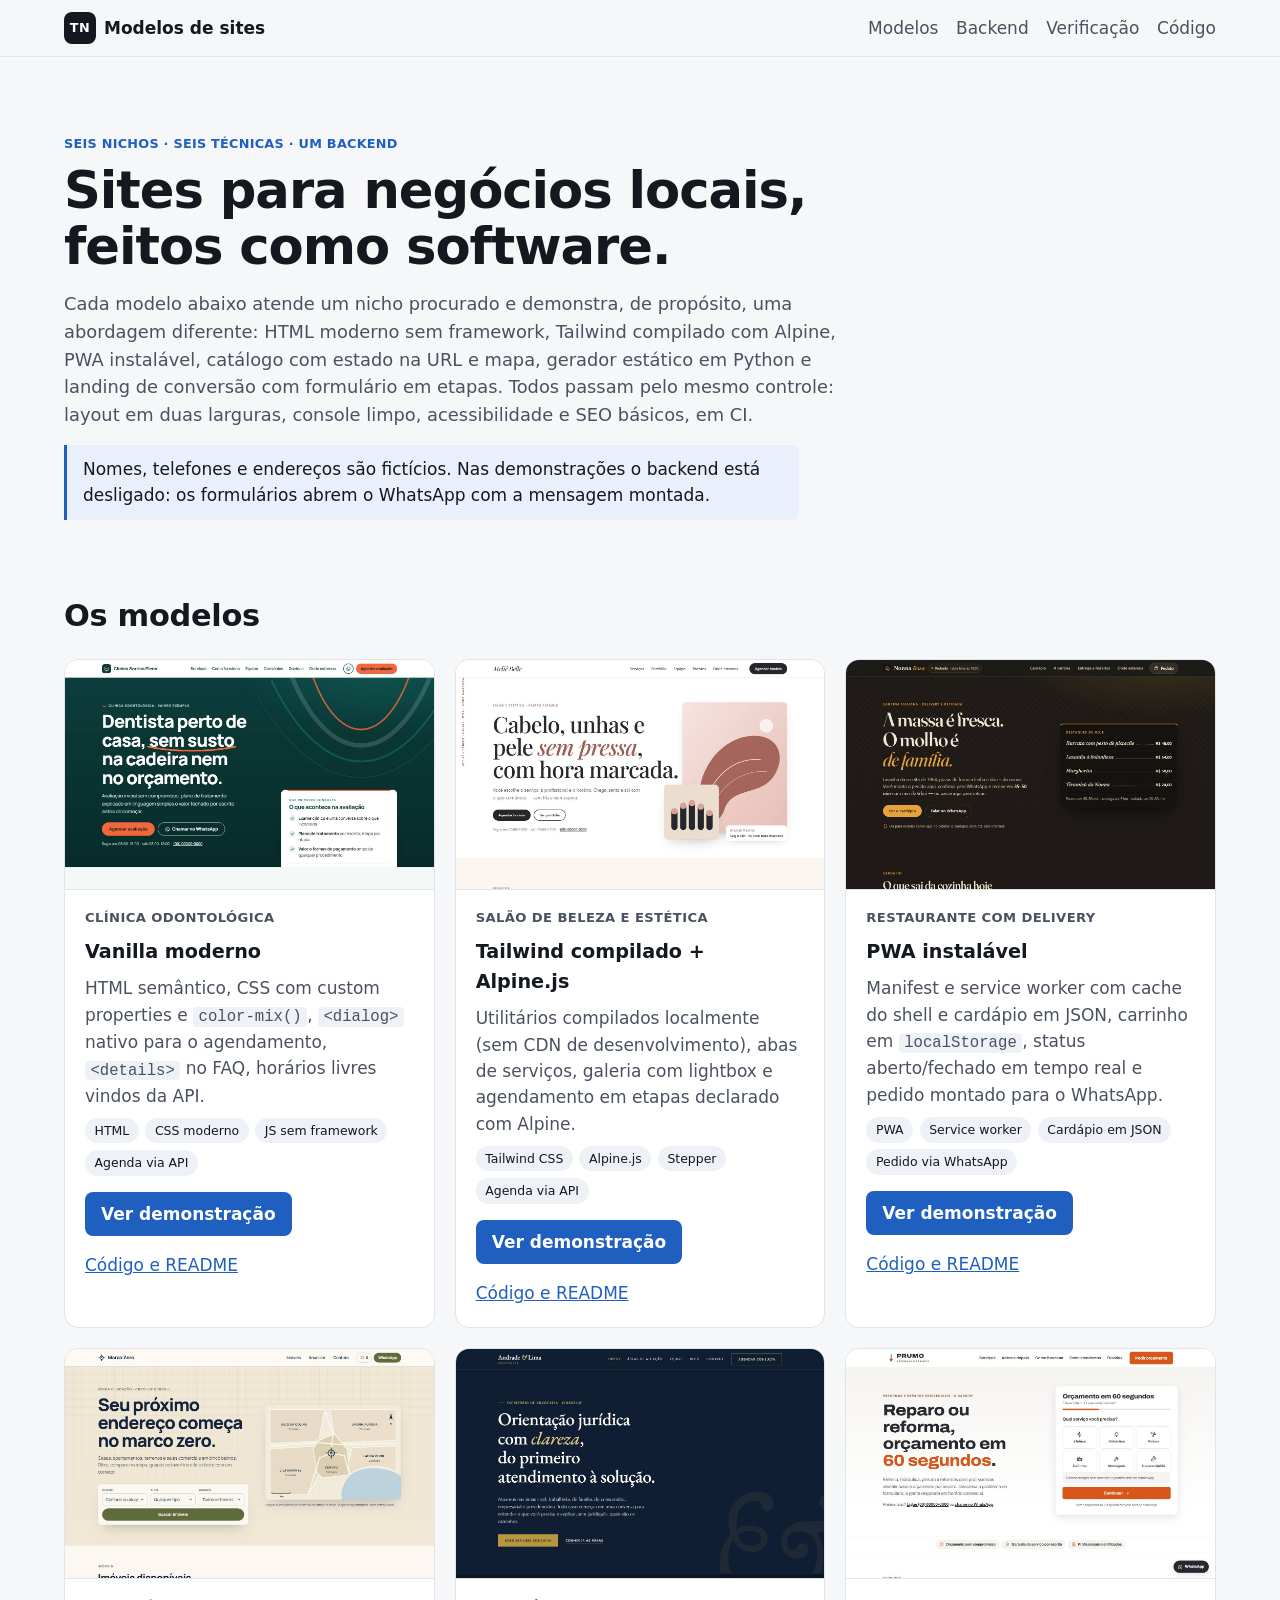
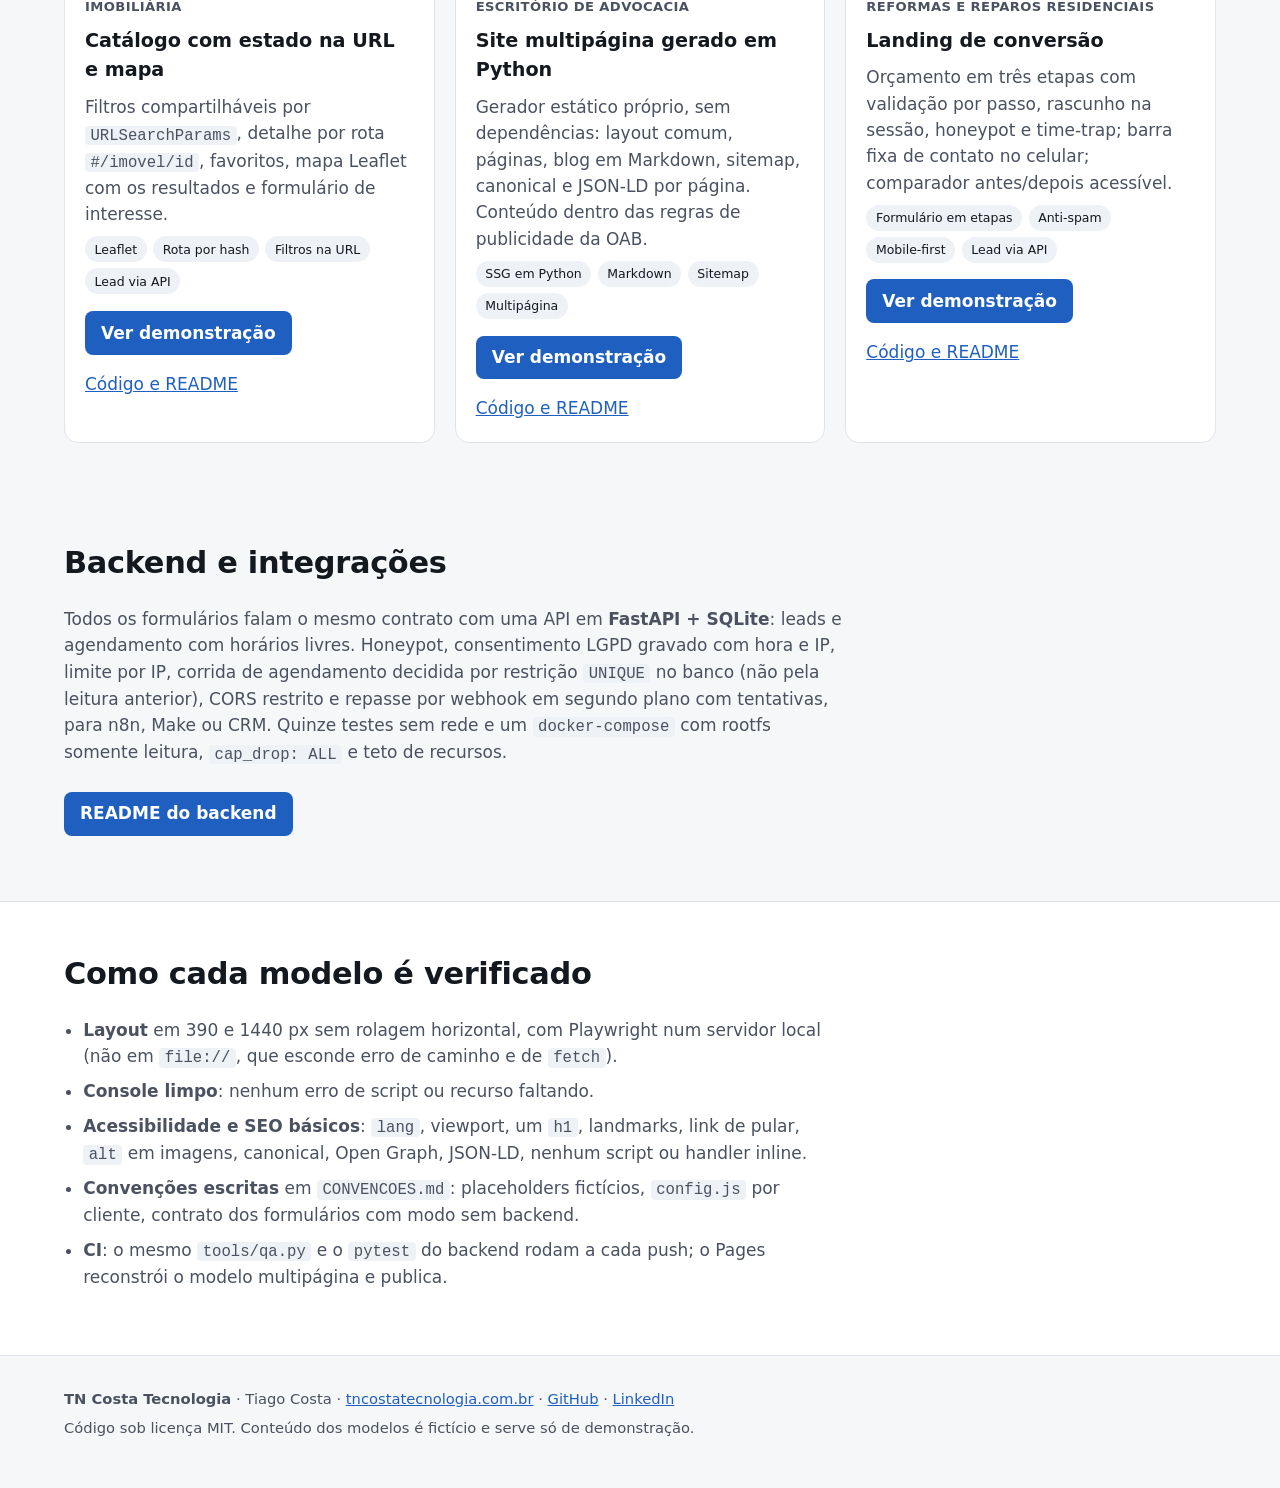
<file: index.html>
<!DOCTYPE html>
<html lang="pt-BR">
<head>
  <meta charset="utf-8">
  <meta name="viewport" content="width=device-width, initial-scale=1">
  <title>Modelos de sites para negócios locais · TN Costa Tecnologia</title>
  <meta name="description" content="Seis modelos de site para nichos procurados (clínica, estética, restaurante, imobiliária, advocacia, serviços residenciais), cada um com uma técnica diferente, backend com testes e integrações. Demonstrações ao vivo e código aberto.">
  <link rel="canonical" href="https://tncostatec.github.io/modelos-de-sites/">
  <meta property="og:title" content="Modelos de sites para negócios locais">
  <meta property="og:description" content="Seis nichos, seis técnicas: estático acessível, Tailwind + Alpine, PWA, catálogo com mapa, gerador estático em Python e landing de conversão. Backend FastAPI com testes.">
  <meta property="og:type" content="website">
  <meta property="og:url" content="https://tncostatec.github.io/modelos-de-sites/">
  <link rel="stylesheet" href="assets/galeria.css">
  <script type="application/ld+json">{"@context":"https://schema.org","@type":"CollectionPage","name":"Modelos de sites para negócios locais","url":"https://tncostatec.github.io/modelos-de-sites/","author":{"@type":"Organization","name":"TN Costa Tecnologia","url":"https://www.tncostatecnologia.com.br/"}}</script>
</head>
<body>
  <a class="pular" href="#conteudo">Pular para o conteúdo</a>
  <header class="topo">
    <div class="wrap topo__in">
      <p class="marca"><span class="marca__sigla" aria-hidden="true">TN</span> Modelos de sites</p>
      <nav aria-label="Seções">
        <a href="#modelos">Modelos</a>
        <a href="#backend">Backend</a>
        <a href="#verificacao">Verificação</a>
        <a href="https://github.com/tncostatec/modelos-de-sites">Código</a>
      </nav>
    </div>
  </header>

  <main id="conteudo">
    <section class="hero">
      <div class="wrap">
        <p class="hero__sobre">Seis nichos · seis técnicas · um backend</p>
        <h1>Sites para negócios locais, feitos como software.</h1>
        <p class="hero__texto">Cada modelo abaixo atende um nicho procurado e demonstra, de propósito, uma abordagem
          diferente: HTML moderno sem framework, Tailwind compilado com Alpine, PWA instalável, catálogo com estado na URL e
          mapa, gerador estático em Python e landing de conversão com formulário em etapas. Todos passam pelo mesmo
          controle: layout em duas larguras, console limpo, acessibilidade e SEO básicos, em CI.</p>
        <p class="hero__aviso">Nomes, telefones e endereços são fictícios. Nas demonstrações o backend está desligado:
          os formulários abrem o WhatsApp com a mensagem montada.</p>
      </div>
    </section>

    <section id="modelos" class="modelos">
      <div class="wrap">
        <h2>Os modelos</h2>
        <ul class="cards">
          <li class="card">
            <a class="card__img" href="modelos/clinica-odontologica/"><img src="docs/img/clinica-odontologica-thumb.jpg" alt="Captura do modelo de clínica odontológica" loading="lazy"></a>
            <div class="card__corpo">
              <p class="card__nicho">Clínica odontológica</p>
              <h3>Vanilla moderno</h3>
              <p>HTML semântico, CSS com custom properties e <code>color-mix()</code>, <code>&lt;dialog&gt;</code> nativo para o agendamento, <code>&lt;details&gt;</code> no FAQ, horários livres vindos da API.</p>
              <p class="tags"><span>HTML</span><span>CSS moderno</span><span>JS sem framework</span><span>Agenda via API</span></p>
              <p class="acoes"><a class="btn" href="modelos/clinica-odontologica/">Ver demonstração</a><a href="https://github.com/tncostatec/modelos-de-sites/tree/main/modelos/clinica-odontologica">Código e README</a></p>
            </div>
          </li>
          <li class="card">
            <a class="card__img" href="modelos/estetica-salao/"><img src="docs/img/estetica-salao-thumb.jpg" alt="Captura do modelo de salão de estética" loading="lazy"></a>
            <div class="card__corpo">
              <p class="card__nicho">Salão de beleza e estética</p>
              <h3>Tailwind compilado + Alpine.js</h3>
              <p>Utilitários compilados localmente (sem CDN de desenvolvimento), abas de serviços, galeria com lightbox e agendamento em etapas declarado com Alpine.</p>
              <p class="tags"><span>Tailwind CSS</span><span>Alpine.js</span><span>Stepper</span><span>Agenda via API</span></p>
              <p class="acoes"><a class="btn" href="modelos/estetica-salao/">Ver demonstração</a><a href="https://github.com/tncostatec/modelos-de-sites/tree/main/modelos/estetica-salao">Código e README</a></p>
            </div>
          </li>
          <li class="card">
            <a class="card__img" href="modelos/restaurante-delivery/"><img src="docs/img/restaurante-delivery-thumb.jpg" alt="Captura do modelo de restaurante com delivery" loading="lazy"></a>
            <div class="card__corpo">
              <p class="card__nicho">Restaurante com delivery</p>
              <h3>PWA instalável</h3>
              <p>Manifest e service worker com cache do shell e cardápio em JSON, carrinho em <code>localStorage</code>, status aberto/fechado em tempo real e pedido montado para o WhatsApp.</p>
              <p class="tags"><span>PWA</span><span>Service worker</span><span>Cardápio em JSON</span><span>Pedido via WhatsApp</span></p>
              <p class="acoes"><a class="btn" href="modelos/restaurante-delivery/">Ver demonstração</a><a href="https://github.com/tncostatec/modelos-de-sites/tree/main/modelos/restaurante-delivery">Código e README</a></p>
            </div>
          </li>
          <li class="card">
            <a class="card__img" href="modelos/imobiliaria/"><img src="docs/img/imobiliaria-thumb.jpg" alt="Captura do modelo de imobiliária" loading="lazy"></a>
            <div class="card__corpo">
              <p class="card__nicho">Imobiliária</p>
              <h3>Catálogo com estado na URL e mapa</h3>
              <p>Filtros compartilháveis por <code>URLSearchParams</code>, detalhe por rota <code>#/imovel/id</code>, favoritos, mapa Leaflet com os resultados e formulário de interesse.</p>
              <p class="tags"><span>Leaflet</span><span>Rota por hash</span><span>Filtros na URL</span><span>Lead via API</span></p>
              <p class="acoes"><a class="btn" href="modelos/imobiliaria/">Ver demonstração</a><a href="https://github.com/tncostatec/modelos-de-sites/tree/main/modelos/imobiliaria">Código e README</a></p>
            </div>
          </li>
          <li class="card">
            <a class="card__img" href="modelos/advocacia/site/"><img src="docs/img/advocacia-thumb.jpg" alt="Captura do modelo de escritório de advocacia" loading="lazy"></a>
            <div class="card__corpo">
              <p class="card__nicho">Escritório de advocacia</p>
              <h3>Site multipágina gerado em Python</h3>
              <p>Gerador estático próprio, sem dependências: layout comum, páginas, blog em Markdown, sitemap, canonical e JSON-LD por página. Conteúdo dentro das regras de publicidade da OAB.</p>
              <p class="tags"><span>SSG em Python</span><span>Markdown</span><span>Sitemap</span><span>Multipágina</span></p>
              <p class="acoes"><a class="btn" href="modelos/advocacia/site/">Ver demonstração</a><a href="https://github.com/tncostatec/modelos-de-sites/tree/main/modelos/advocacia">Código e README</a></p>
            </div>
          </li>
          <li class="card">
            <a class="card__img" href="modelos/servicos-residenciais/"><img src="docs/img/servicos-residenciais-thumb.jpg" alt="Captura do modelo de serviços residenciais" loading="lazy"></a>
            <div class="card__corpo">
              <p class="card__nicho">Reformas e reparos residenciais</p>
              <h3>Landing de conversão</h3>
              <p>Orçamento em três etapas com validação por passo, rascunho na sessão, honeypot e time-trap; barra fixa de contato no celular; comparador antes/depois acessível.</p>
              <p class="tags"><span>Formulário em etapas</span><span>Anti-spam</span><span>Mobile-first</span><span>Lead via API</span></p>
              <p class="acoes"><a class="btn" href="modelos/servicos-residenciais/">Ver demonstração</a><a href="https://github.com/tncostatec/modelos-de-sites/tree/main/modelos/servicos-residenciais">Código e README</a></p>
            </div>
          </li>
        </ul>
      </div>
    </section>

    <section id="backend" class="bloco">
      <div class="wrap">
        <h2>Backend e integrações</h2>
        <p>Todos os formulários falam o mesmo contrato com uma API em <strong>FastAPI + SQLite</strong>: leads e
          agendamento com horários livres. Honeypot, consentimento LGPD gravado com hora e IP, limite por IP, corrida de
          agendamento decidida por restrição <code>UNIQUE</code> no banco (não pela leitura anterior), CORS restrito e
          repasse por webhook em segundo plano com tentativas, para n8n, Make ou CRM. Quinze testes sem rede e um
          <code>docker-compose</code> com rootfs somente leitura, <code>cap_drop: ALL</code> e teto de recursos.</p>
        <p class="acoes"><a class="btn" href="https://github.com/tncostatec/modelos-de-sites/tree/main/backend">README do backend</a></p>
      </div>
    </section>

    <section id="verificacao" class="bloco bloco--alt">
      <div class="wrap">
        <h2>Como cada modelo é verificado</h2>
        <ul class="lista">
          <li><strong>Layout</strong> em 390 e 1440 px sem rolagem horizontal, com Playwright num servidor local (não em <code>file://</code>, que esconde erro de caminho e de <code>fetch</code>).</li>
          <li><strong>Console limpo</strong>: nenhum erro de script ou recurso faltando.</li>
          <li><strong>Acessibilidade e SEO básicos</strong>: <code>lang</code>, viewport, um <code>h1</code>, landmarks, link de pular, <code>alt</code> em imagens, canonical, Open Graph, JSON-LD, nenhum script ou handler inline.</li>
          <li><strong>Convenções escritas</strong> em <code>CONVENCOES.md</code>: placeholders fictícios, <code>config.js</code> por cliente, contrato dos formulários com modo sem backend.</li>
          <li><strong>CI</strong>: o mesmo <code>tools/qa.py</code> e o <code>pytest</code> do backend rodam a cada push; o Pages reconstrói o modelo multipágina e publica.</li>
        </ul>
      </div>
    </section>
  </main>

  <footer class="rodape">
    <div class="wrap">
      <p><strong>TN Costa Tecnologia</strong> · Tiago Costa · <a href="https://www.tncostatecnologia.com.br/">tncostatecnologia.com.br</a> · <a href="https://github.com/tncostatec">GitHub</a> · <a href="https://www.linkedin.com/in/tiago-costa-7470587a">LinkedIn</a></p>
      <p>Código sob licença MIT. Conteúdo dos modelos é fictício e serve só de demonstração.</p>
    </div>
  </footer>
</body>
</html>
</file>
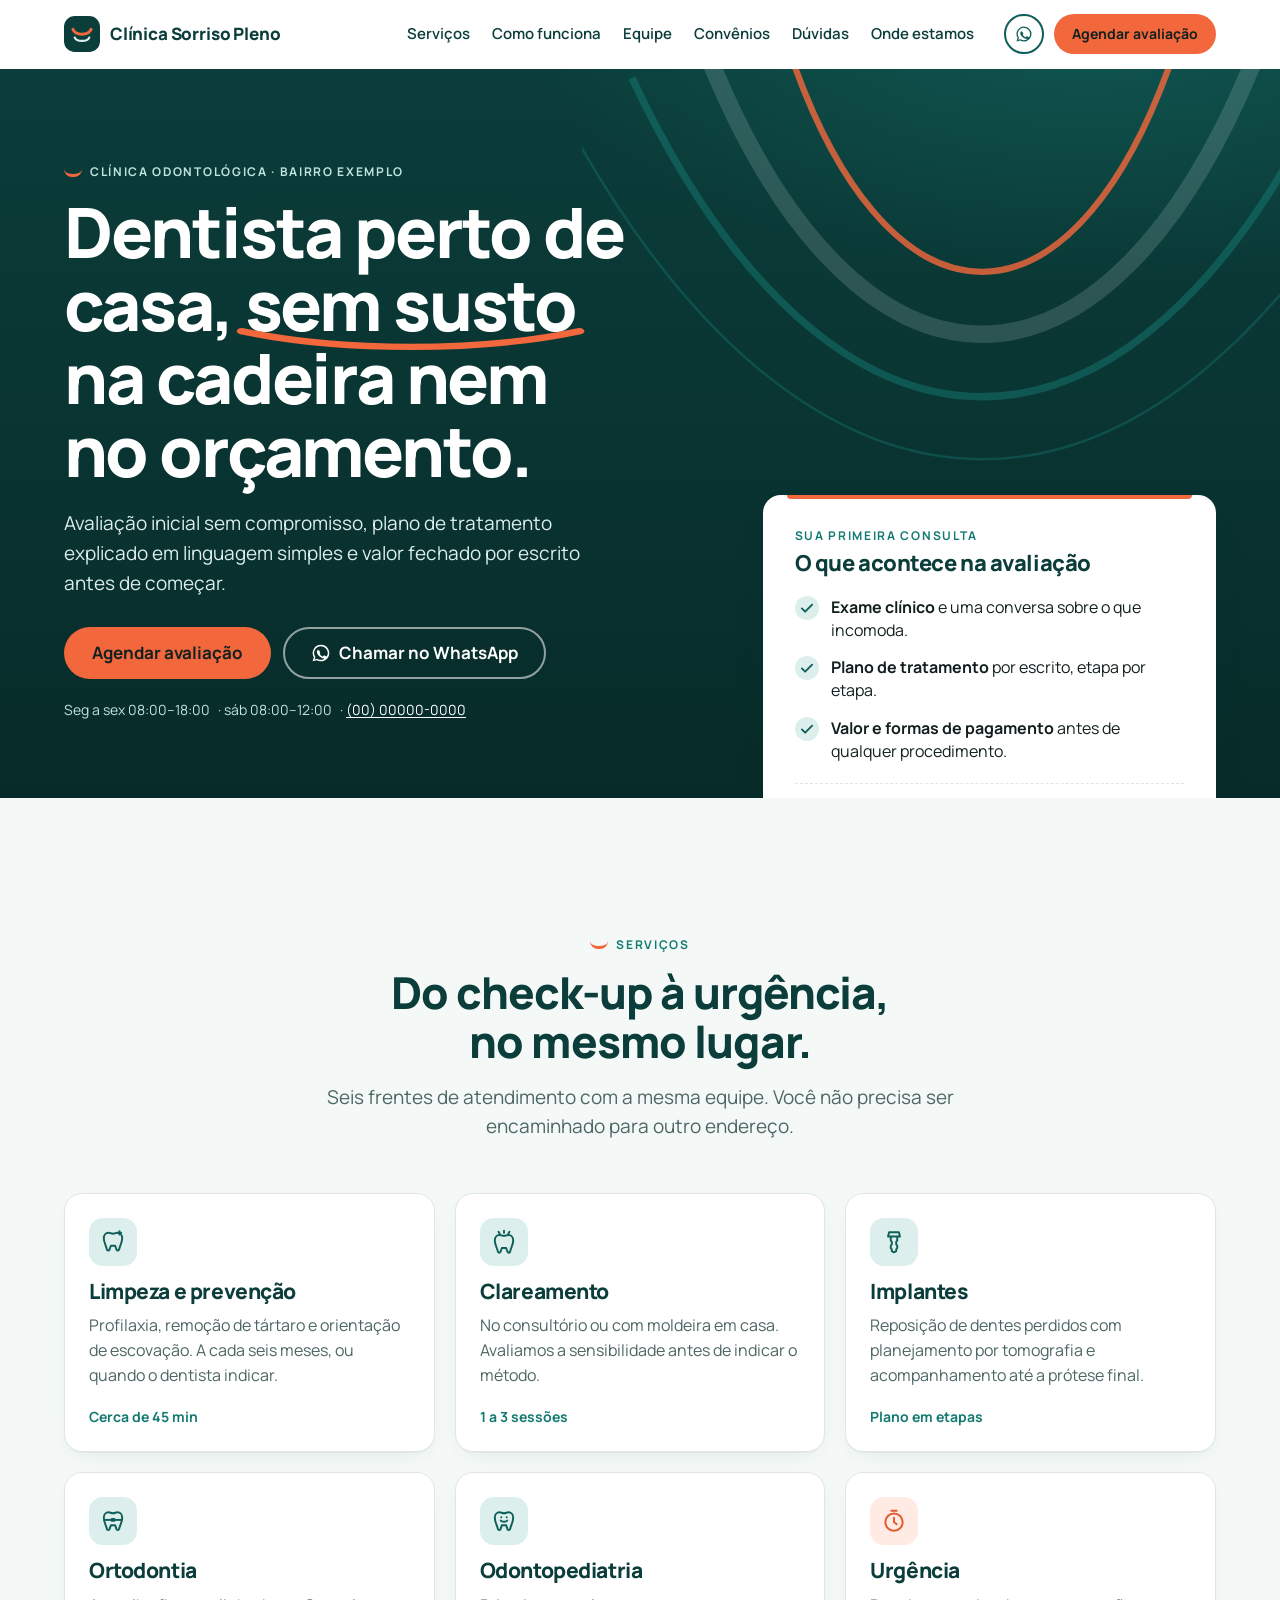
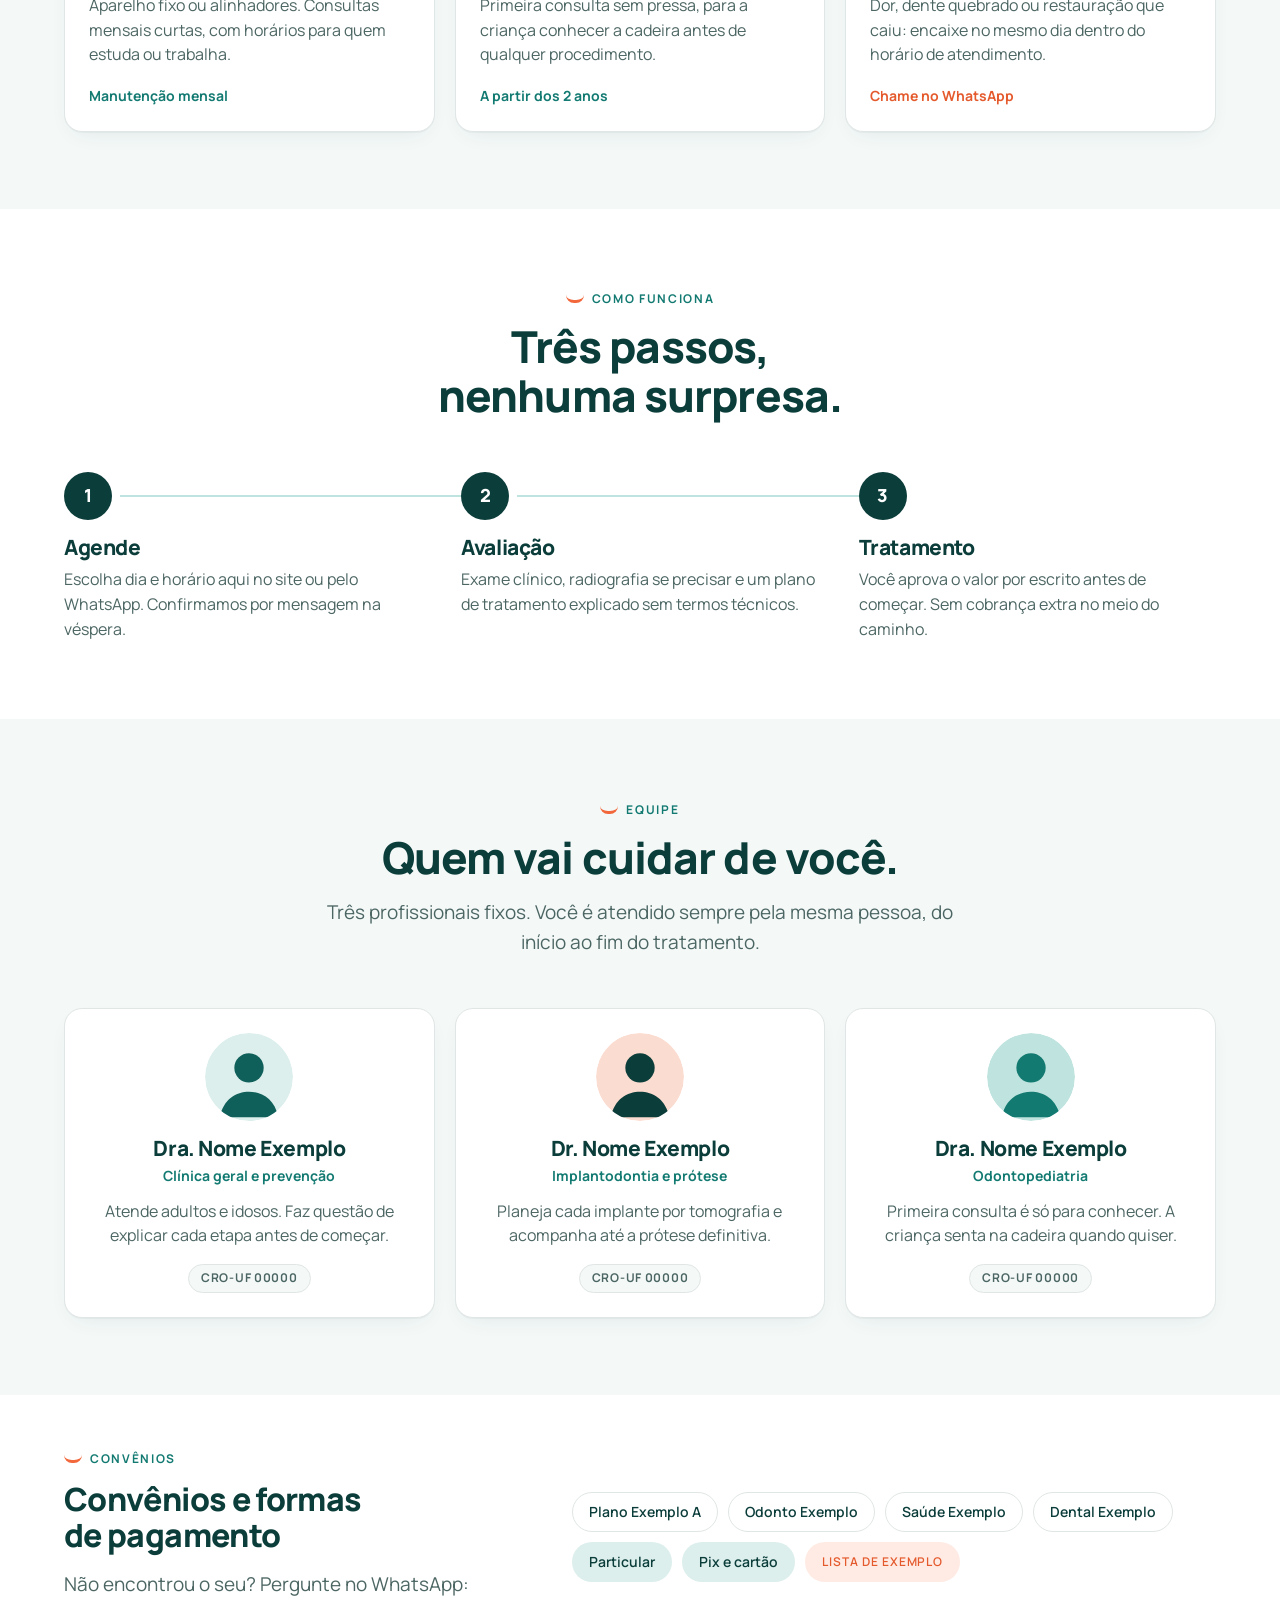
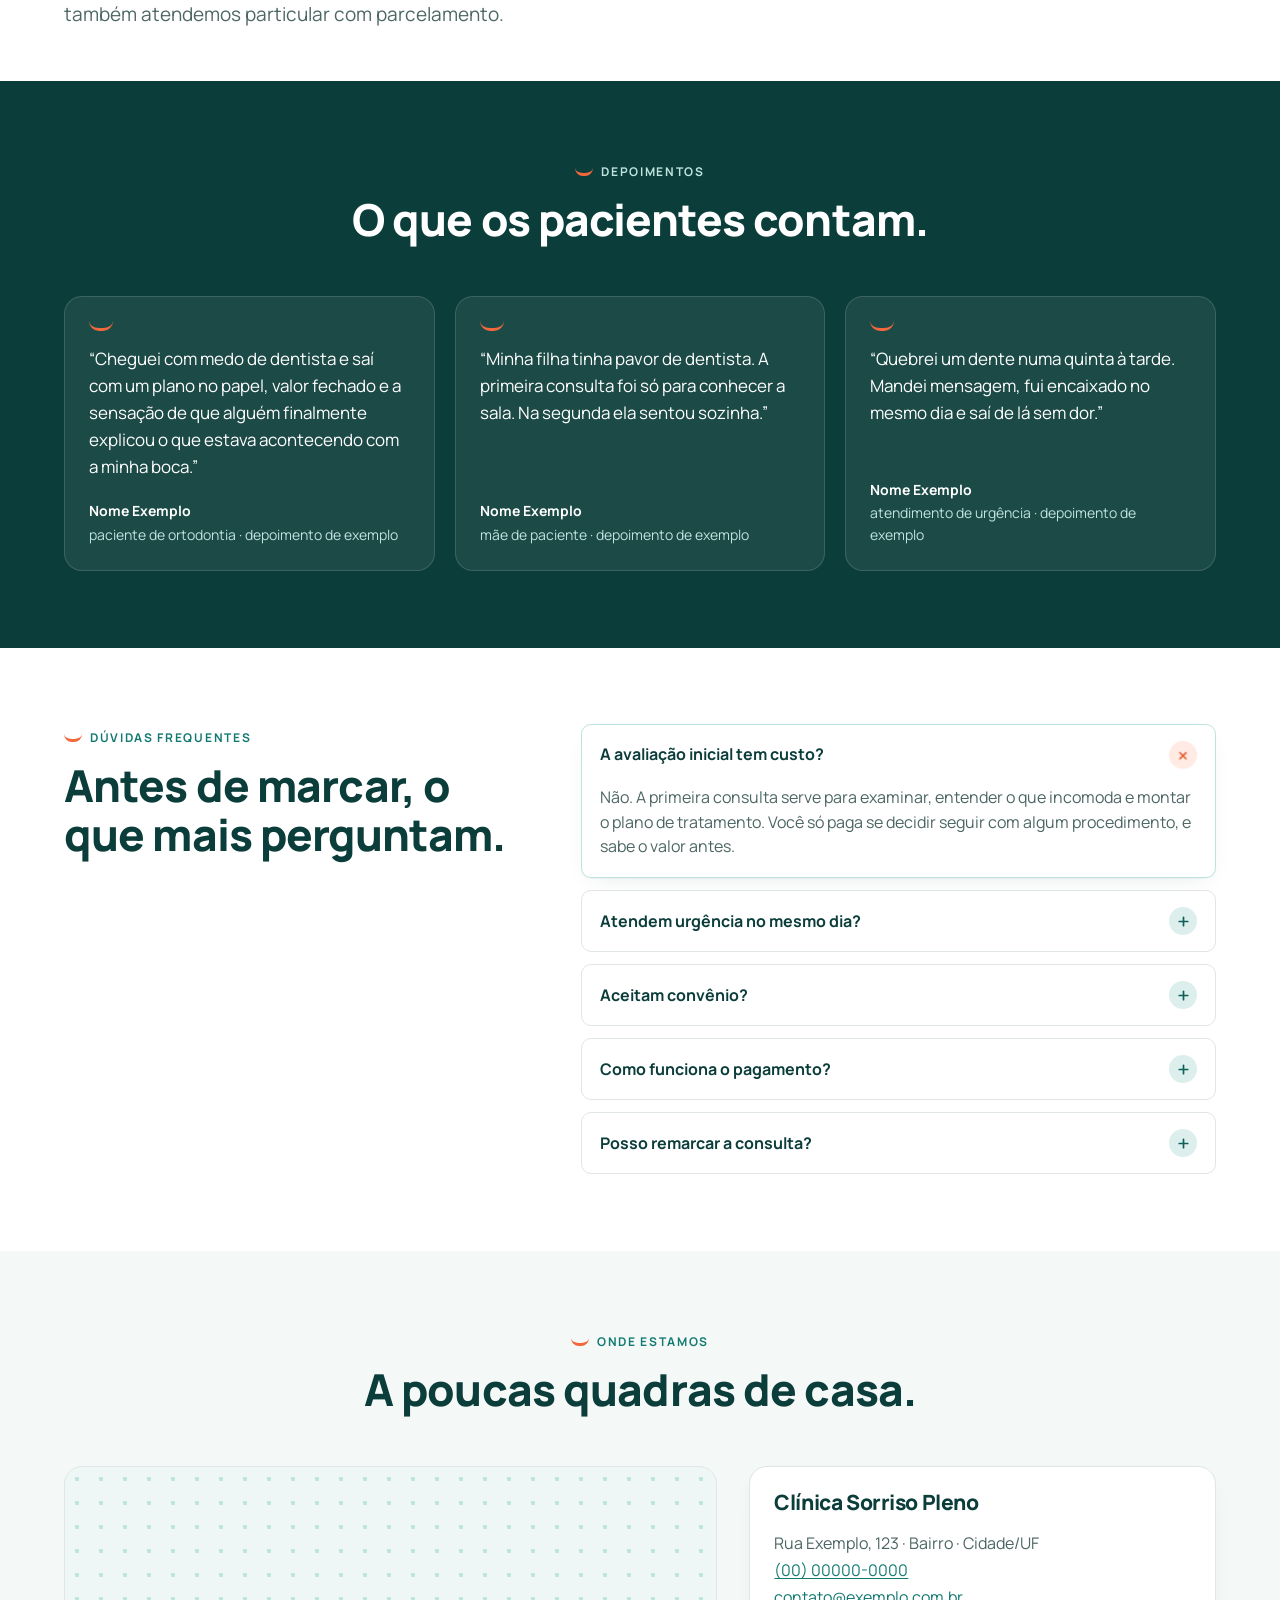
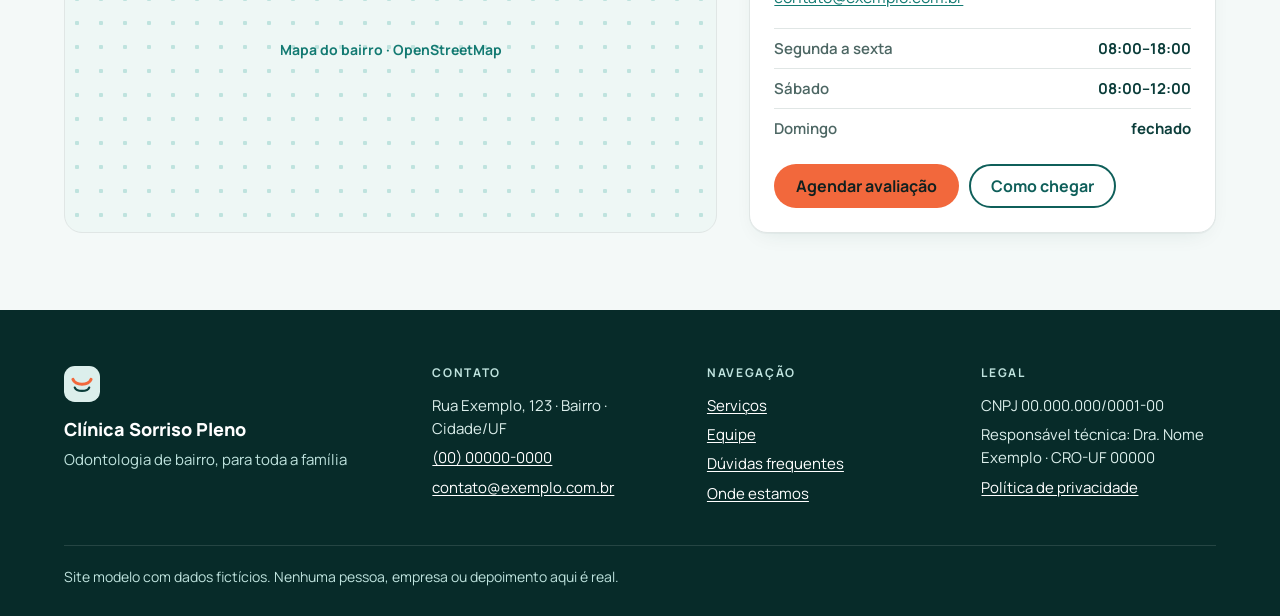
<file: modelos/clinica-odontologica/index.html>
<!DOCTYPE html>
<html lang="pt-BR">
<head>
  <meta charset="utf-8">
  <meta name="viewport" content="width=device-width, initial-scale=1">
  <title>Clínica Sorriso Pleno · Dentista no bairro, avaliação sem compromisso</title>
  <meta name="description" content="Clínica odontológica de bairro: limpeza, clareamento, implantes, ortodontia, odontopediatria e urgência. Agende uma avaliação sem compromisso, com plano de tratamento e valor por escrito.">
  <link rel="canonical" href="https://www.exemplo.com.br/">
  <meta property="og:title" content="Clínica Sorriso Pleno · Dentista no bairro">
  <meta property="og:description" content="Avaliação sem compromisso, plano de tratamento explicado e valor fechado por escrito antes de começar.">
  <meta property="og:type" content="website">
  <meta property="og:url" content="https://www.exemplo.com.br/">
  <meta property="og:locale" content="pt_BR">
  <meta name="theme-color" content="#0B3D3A">
  <link rel="icon" href="assets/img/favicon.svg" type="image/svg+xml">

  <link rel="preconnect" href="https://fonts.googleapis.com">
  <link rel="preconnect" href="https://fonts.gstatic.com" crossorigin>
  <link rel="stylesheet" href="https://fonts.googleapis.com/css2?family=Manrope:wght@400;500;600;700;800&display=swap">
  <link rel="stylesheet" href="assets/css/estilos.css">

  <script type="application/ld+json">
  {
    "@context": "https://schema.org",
    "@type": "Dentist",
    "name": "Clínica Sorriso Pleno",
    "description": "Clínica odontológica de bairro com atendimento para toda a família.",
    "url": "https://www.exemplo.com.br/",
    "telephone": "+55-00-00000-0000",
    "email": "contato@exemplo.com.br",
    "priceRange": "$$",
    "address": {
      "@type": "PostalAddress",
      "streetAddress": "Rua Exemplo, 123",
      "addressLocality": "Cidade",
      "addressRegion": "UF",
      "postalCode": "00000-000",
      "addressCountry": "BR"
    },
    "geo": { "@type": "GeoCoordinates", "latitude": -1.455, "longitude": -48.49 },
    "openingHoursSpecification": [
      { "@type": "OpeningHoursSpecification", "dayOfWeek": ["Monday", "Tuesday", "Wednesday", "Thursday", "Friday"], "opens": "08:00", "closes": "18:00" },
      { "@type": "OpeningHoursSpecification", "dayOfWeek": "Saturday", "opens": "08:00", "closes": "12:00" }
    ]
  }
  </script>

  <script src="config.js" defer></script>
  <script src="assets/js/modelo.js" defer></script>
  <script src="assets/js/menu.js" defer></script>
  <script src="assets/js/agenda.js" defer></script>
</head>
<body>
  <a class="pular" href="#conteudo">Pular para o conteúdo</a>

  <header class="topo" data-topo>
    <div class="topo__faixa container">
      <a class="marca" href="#inicio" aria-label="Clínica Sorriso Pleno, início">
        <svg class="marca__simbolo" viewBox="0 0 40 40" aria-hidden="true" focusable="false">
          <rect width="40" height="40" rx="12" fill="#0B3D3A"/>
          <path d="M10 15c3 7 17 7 20 0" fill="none" stroke="#F2683C" stroke-width="3.5" stroke-linecap="round"/>
          <path d="M12 24c2 5 14 5 16 0" fill="none" stroke="#DCEFEC" stroke-width="2.5" stroke-linecap="round"/>
        </svg>
        <span class="marca__nome" data-modelo="nome">Clínica Sorriso Pleno</span>
      </a>

      <button class="menu__botao" type="button" data-menu-botao aria-expanded="false" aria-controls="menu-principal">
        <span class="menu__botao-linhas" aria-hidden="true"><span></span><span></span><span></span></span>
        <span class="menu__botao-rotulo">Menu</span>
      </button>

      <nav class="menu" id="menu-principal" aria-label="Principal">
        <ul class="menu__lista" data-menu-lista>
          <li><a href="#servicos">Serviços</a></li>
          <li><a href="#como-funciona">Como funciona</a></li>
          <li><a href="#equipe">Equipe</a></li>
          <li><a href="#convenios">Convênios</a></li>
          <li><a href="#faq">Dúvidas</a></li>
          <li><a href="#onde">Onde estamos</a></li>
        </ul>
        <div class="menu__acoes">
          <a class="botao botao--contorno botao--pequeno menu__whats" data-modelo-href="whatsapp" data-whatsapp href="https://wa.me/5500000000000" target="_blank" rel="noopener">
            <svg viewBox="0 0 24 24" aria-hidden="true" focusable="false"><path fill="currentColor" d="M12 2a10 10 0 0 0-8.6 15.1L2 22l5-1.3A10 10 0 1 0 12 2Zm0 1.8a8.2 8.2 0 1 1-4.2 15.3l-.3-.2-3 .8.8-2.9-.2-.3A8.2 8.2 0 0 1 12 3.8Zm-3.3 4.4c-.2 0-.5 0-.7.3-.3.3-1 1-1 2.4s1 2.8 1.2 3c.1.2 2 3.1 4.9 4.2 2.4.9 2.9.8 3.4.7.5 0 1.7-.7 1.9-1.3.2-.7.2-1.2.2-1.3-.1-.1-.3-.2-.6-.3l-2-1c-.3-.1-.5-.1-.7.1l-.9 1.1c-.2.2-.3.2-.6.1a6.7 6.7 0 0 1-3.3-2.9c-.2-.4.2-.4.6-1.2.1-.2 0-.4 0-.5l-.9-2.1c-.2-.6-.5-.5-.7-.5h-.6Z"/></svg>
            <span>WhatsApp</span>
          </a>
          <button class="botao botao--coral botao--pequeno" type="button" data-abrir-agenda>Agendar avaliação</button>
        </div>
      </nav>
    </div>
  </header>

  <main id="conteudo">
    <!-- Hero -->
    <section class="hero" id="inicio" aria-labelledby="hero-titulo">
      <svg class="hero__arcos" viewBox="0 0 640 480" aria-hidden="true" focusable="false">
        <path d="M-20 40 C 180 420, 460 420, 660 40" fill="none" stroke="#1A8A82" stroke-opacity=".35" stroke-width="2"/>
        <path d="M40 20 C 200 360, 440 360, 600 20" fill="none" stroke="#1A8A82" stroke-opacity=".45" stroke-width="6"/>
        <path d="M100 0 C 220 300, 420 300, 540 0" fill="none" stroke="#DCEFEC" stroke-opacity=".18" stroke-width="14"/>
        <path d="M160 -20 C 240 240, 400 240, 480 -20" fill="none" stroke="#F2683C" stroke-opacity=".9" stroke-width="5" stroke-linecap="round"/>
      </svg>

      <div class="container hero__grade">
        <div class="hero__texto">
          <p class="selo"><span class="selo__arco" aria-hidden="true"></span>Clínica odontológica · Bairro Exemplo</p>
          <h1 class="hero__titulo" id="hero-titulo">
            Dentista perto de casa,
            <em class="grifo">sem susto<svg class="grifo__traco" viewBox="0 0 200 24" preserveAspectRatio="none" aria-hidden="true" focusable="false"><path d="M4 6 C 60 26, 140 26, 196 6" fill="none" stroke="currentColor" stroke-width="6" stroke-linecap="round"/></svg></em>
            na cadeira nem no orçamento.
          </h1>
          <p class="hero__lead">Avaliação inicial sem compromisso, plano de tratamento explicado em linguagem simples e valor fechado por escrito antes de começar.</p>
          <div class="hero__acoes">
            <button class="botao botao--coral botao--grande" type="button" data-abrir-agenda>Agendar avaliação</button>
            <a class="botao botao--claro botao--grande" data-modelo-href="whatsapp" data-whatsapp href="https://wa.me/5500000000000" target="_blank" rel="noopener">
              <svg viewBox="0 0 24 24" width="20" height="20" aria-hidden="true" focusable="false"><path fill="currentColor" d="M12 2a10 10 0 0 0-8.6 15.1L2 22l5-1.3A10 10 0 1 0 12 2Zm0 1.8a8.2 8.2 0 1 1-4.2 15.3l-.3-.2-3 .8.8-2.9-.2-.3A8.2 8.2 0 0 1 12 3.8Zm-3.3 4.4c-.2 0-.5 0-.7.3-.3.3-1 1-1 2.4s1 2.8 1.2 3c.1.2 2 3.1 4.9 4.2 2.4.9 2.9.8 3.4.7.5 0 1.7-.7 1.9-1.3.2-.7.2-1.2.2-1.3-.1-.1-.3-.2-.6-.3l-2-1c-.3-.1-.5-.1-.7.1l-.9 1.1c-.2.2-.3.2-.6.1a6.7 6.7 0 0 1-3.3-2.9c-.2-.4.2-.4.6-1.2.1-.2 0-.4 0-.5l-.9-2.1c-.2-.6-.5-.5-.7-.5h-.6Z"/></svg>
              Chamar no WhatsApp
            </a>
          </div>
          <p class="hero__nota"><span>Seg a sex <span data-modelo="horarios.seg_sex">08:00–18:00</span></span><span>· sáb <span data-modelo="horarios.sab">08:00–12:00</span></span><span>· <a data-modelo-href="telefone" href="tel:+5500000000000"><span data-modelo="telefone">(00) 00000-0000</span></a></span></p>
        </div>

        <aside class="ficha" aria-labelledby="ficha-titulo">
          <p class="ficha__eyebrow">Sua primeira consulta</p>
          <h2 class="ficha__titulo" id="ficha-titulo">O que acontece na avaliação</h2>
          <ul class="ficha__lista">
            <li>
              <svg viewBox="0 0 24 24" aria-hidden="true" focusable="false"><path d="M5 12.5l4.5 4.5L19 7.5" fill="none" stroke="currentColor" stroke-width="2.5" stroke-linecap="round" stroke-linejoin="round"/></svg>
              <span><strong>Exame clínico</strong> e uma conversa sobre o que incomoda.</span>
            </li>
            <li>
              <svg viewBox="0 0 24 24" aria-hidden="true" focusable="false"><path d="M5 12.5l4.5 4.5L19 7.5" fill="none" stroke="currentColor" stroke-width="2.5" stroke-linecap="round" stroke-linejoin="round"/></svg>
              <span><strong>Plano de tratamento</strong> por escrito, etapa por etapa.</span>
            </li>
            <li>
              <svg viewBox="0 0 24 24" aria-hidden="true" focusable="false"><path d="M5 12.5l4.5 4.5L19 7.5" fill="none" stroke="currentColor" stroke-width="2.5" stroke-linecap="round" stroke-linejoin="round"/></svg>
              <span><strong>Valor e formas de pagamento</strong> antes de qualquer procedimento.</span>
            </li>
          </ul>
          <p class="ficha__rodape"><span>Cerca de 30 minutos</span><span>Sem compromisso</span></p>
        </aside>
      </div>
    </section>

    <!-- Serviços -->
    <section class="secao secao--neve" id="servicos" aria-labelledby="servicos-titulo">
      <div class="container">
        <header class="secao__cabeca">
          <p class="selo"><span class="selo__arco" aria-hidden="true"></span>Serviços</p>
          <h2 class="secao__titulo" id="servicos-titulo">Do check-up à urgência, no mesmo lugar.</h2>
          <p class="secao__lead">Seis frentes de atendimento com a mesma equipe. Você não precisa ser encaminhado para outro endereço.</p>
        </header>

        <div class="servicos__grade">
          <article class="cartao servico">
            <span class="servico__icone" aria-hidden="true">
              <svg viewBox="0 0 24 24" focusable="false"><path d="M8 3.5c-2.8 0-4.5 2.2-4.5 5 0 3.8 2 6.6 2.9 10.4.3 1.2 1.8 1.4 2.3.3L10 15.5h4l1.3 3.7c.5 1.1 2 .9 2.3-.3.9-3.8 2.9-6.6 2.9-10.4 0-2.8-1.7-5-4.5-5-1.4 0-2.2.8-4 .8s-2.6-.8-4-.8Z" fill="none" stroke="currentColor" stroke-width="1.8" stroke-linejoin="round"/><path d="M18 2v3M16.5 3.5h3" stroke="currentColor" stroke-width="1.8" stroke-linecap="round"/></svg>
            </span>
            <h3 class="servico__titulo">Limpeza e prevenção</h3>
            <p>Profilaxia, remoção de tártaro e orientação de escovação. A cada seis meses, ou quando o dentista indicar.</p>
            <p class="servico__meta">Cerca de 45 min</p>
          </article>

          <article class="cartao servico">
            <span class="servico__icone" aria-hidden="true">
              <svg viewBox="0 0 24 24" focusable="false"><path d="M8 5.5c-2.8 0-4.5 2.2-4.5 5 0 3.8 2 6.6 2.9 10.4.3 1.2 1.8 1.4 2.3.3L10 17.5h4l1.3 3.7c.5 1.1 2 .9 2.3-.3.9-3.8 2.9-6.6 2.9-10.4 0-2.8-1.7-5-4.5-5-1.4 0-2.2.8-4 .8s-2.6-.8-4-.8Z" fill="none" stroke="currentColor" stroke-width="1.8" stroke-linejoin="round"/><path d="M12 1.5v2M7 2.6l1 1.7M17 2.6l-1 1.7" stroke="currentColor" stroke-width="1.8" stroke-linecap="round"/></svg>
            </span>
            <h3 class="servico__titulo">Clareamento</h3>
            <p>No consultório ou com moldeira em casa. Avaliamos a sensibilidade antes de indicar o método.</p>
            <p class="servico__meta">1 a 3 sessões</p>
          </article>

          <article class="cartao servico">
            <span class="servico__icone" aria-hidden="true">
              <svg viewBox="0 0 24 24" focusable="false"><path d="M7.5 3h9l1 4h-11l1-4Z" fill="none" stroke="currentColor" stroke-width="1.8" stroke-linejoin="round"/><path d="M9 7v3.5l1 1.5v2l-1 1.5v2l1 1.5v1.5l2 1 2-1V19l1-1.5v-2l-1-1.5v-2l1-1.5V7" fill="none" stroke="currentColor" stroke-width="1.8" stroke-linejoin="round"/></svg>
            </span>
            <h3 class="servico__titulo">Implantes</h3>
            <p>Reposição de dentes perdidos com planejamento por tomografia e acompanhamento até a prótese final.</p>
            <p class="servico__meta">Plano em etapas</p>
          </article>

          <article class="cartao servico">
            <span class="servico__icone" aria-hidden="true">
              <svg viewBox="0 0 24 24" focusable="false"><path d="M8 4c-2.8 0-4.5 2.2-4.5 5 0 3.8 2 6.6 2.9 10.4.3 1.2 1.8 1.4 2.3.3L10 16h4l1.3 3.7c.5 1.1 2 .9 2.3-.3.9-3.8 2.9-6.6 2.9-10.4 0-2.8-1.7-5-4.5-5-1.4 0-2.2.8-4 .8S9.4 4 8 4Z" fill="none" stroke="currentColor" stroke-width="1.8" stroke-linejoin="round"/><path d="M4 11h16" stroke="currentColor" stroke-width="1.8"/><rect x="10" y="9.2" width="4" height="3.6" rx=".8" fill="currentColor"/></svg>
            </span>
            <h3 class="servico__titulo">Ortodontia</h3>
            <p>Aparelho fixo ou alinhadores. Consultas mensais curtas, com horários para quem estuda ou trabalha.</p>
            <p class="servico__meta">Manutenção mensal</p>
          </article>

          <article class="cartao servico">
            <span class="servico__icone" aria-hidden="true">
              <svg viewBox="0 0 24 24" focusable="false"><path d="M8 4c-2.8 0-4.5 2.2-4.5 5 0 3.8 2 6.6 2.9 10.4.3 1.2 1.8 1.4 2.3.3L10 16h4l1.3 3.7c.5 1.1 2 .9 2.3-.3.9-3.8 2.9-6.6 2.9-10.4 0-2.8-1.7-5-4.5-5-1.4 0-2.2.8-4 .8S9.4 4 8 4Z" fill="none" stroke="currentColor" stroke-width="1.8" stroke-linejoin="round"/><path d="M9 11.5c1 1.6 5 1.6 6 0" fill="none" stroke="currentColor" stroke-width="1.8" stroke-linecap="round"/><circle cx="9.5" cy="8.5" r=".9" fill="currentColor"/><circle cx="14.5" cy="8.5" r=".9" fill="currentColor"/></svg>
            </span>
            <h3 class="servico__titulo">Odontopediatria</h3>
            <p>Primeira consulta sem pressa, para a criança conhecer a cadeira antes de qualquer procedimento.</p>
            <p class="servico__meta">A partir dos 2 anos</p>
          </article>

          <article class="cartao servico servico--urgencia">
            <span class="servico__icone" aria-hidden="true">
              <svg viewBox="0 0 24 24" focusable="false"><circle cx="12" cy="13" r="8" fill="none" stroke="currentColor" stroke-width="1.8"/><path d="M12 9v4l2.5 2M9.5 2.5h5" fill="none" stroke="currentColor" stroke-width="1.8" stroke-linecap="round"/></svg>
            </span>
            <h3 class="servico__titulo">Urgência</h3>
            <p>Dor, dente quebrado ou restauração que caiu: encaixe no mesmo dia dentro do horário de atendimento.</p>
            <p class="servico__meta">Chame no WhatsApp</p>
          </article>
        </div>
      </div>
    </section>

    <!-- Como funciona -->
    <section class="secao" id="como-funciona" aria-labelledby="como-titulo">
      <div class="container">
        <header class="secao__cabeca">
          <p class="selo"><span class="selo__arco" aria-hidden="true"></span>Como funciona</p>
          <h2 class="secao__titulo" id="como-titulo">Três passos, nenhuma surpresa.</h2>
        </header>

        <ol class="passos">
          <li class="passo">
            <span class="passo__numero" aria-hidden="true">1</span>
            <h3 class="passo__titulo">Agende</h3>
            <p>Escolha dia e horário aqui no site ou pelo WhatsApp. Confirmamos por mensagem na véspera.</p>
          </li>
          <li class="passo">
            <span class="passo__numero" aria-hidden="true">2</span>
            <h3 class="passo__titulo">Avaliação</h3>
            <p>Exame clínico, radiografia se precisar e um plano de tratamento explicado sem termos técnicos.</p>
          </li>
          <li class="passo">
            <span class="passo__numero" aria-hidden="true">3</span>
            <h3 class="passo__titulo">Tratamento</h3>
            <p>Você aprova o valor por escrito antes de começar. Sem cobrança extra no meio do caminho.</p>
          </li>
        </ol>
      </div>
    </section>

    <!-- Equipe -->
    <section class="secao secao--neve" id="equipe" aria-labelledby="equipe-titulo">
      <div class="container">
        <header class="secao__cabeca">
          <p class="selo"><span class="selo__arco" aria-hidden="true"></span>Equipe</p>
          <h2 class="secao__titulo" id="equipe-titulo">Quem vai cuidar de você.</h2>
          <p class="secao__lead">Três profissionais fixos. Você é atendido sempre pela mesma pessoa, do início ao fim do tratamento.</p>
        </header>

        <div class="equipe__grade">
          <article class="cartao profissional">
            <svg class="profissional__avatar" viewBox="0 0 96 96" role="img" aria-label="Avatar genérico">
              <circle cx="48" cy="48" r="48" fill="#DCEFEC"/>
              <circle cx="48" cy="38" r="16" fill="#0F5F5A"/>
              <path d="M16 92c4-20 18-28 32-28s28 8 32 28" fill="#0F5F5A"/>
            </svg>
            <h3 class="profissional__nome">Dra. Nome Exemplo</h3>
            <p class="profissional__area">Clínica geral e prevenção</p>
            <p class="profissional__bio">Atende adultos e idosos. Faz questão de explicar cada etapa antes de começar.</p>
            <p class="profissional__cro">CRO-UF 00000</p>
          </article>

          <article class="cartao profissional">
            <svg class="profissional__avatar" viewBox="0 0 96 96" role="img" aria-label="Avatar genérico">
              <circle cx="48" cy="48" r="48" fill="#FBDCD0"/>
              <circle cx="48" cy="38" r="16" fill="#0B3D3A"/>
              <path d="M16 92c4-20 18-28 32-28s28 8 32 28" fill="#0B3D3A"/>
            </svg>
            <h3 class="profissional__nome">Dr. Nome Exemplo</h3>
            <p class="profissional__area">Implantodontia e prótese</p>
            <p class="profissional__bio">Planeja cada implante por tomografia e acompanha até a prótese definitiva.</p>
            <p class="profissional__cro">CRO-UF 00000</p>
          </article>

          <article class="cartao profissional">
            <svg class="profissional__avatar" viewBox="0 0 96 96" role="img" aria-label="Avatar genérico">
              <circle cx="48" cy="48" r="48" fill="#BFE3DE"/>
              <circle cx="48" cy="38" r="16" fill="#137A72"/>
              <path d="M16 92c4-20 18-28 32-28s28 8 32 28" fill="#137A72"/>
            </svg>
            <h3 class="profissional__nome">Dra. Nome Exemplo</h3>
            <p class="profissional__area">Odontopediatria</p>
            <p class="profissional__bio">Primeira consulta é só para conhecer. A criança senta na cadeira quando quiser.</p>
            <p class="profissional__cro">CRO-UF 00000</p>
          </article>
        </div>
      </div>
    </section>

    <!-- Convênios -->
    <section class="secao secao--compacta" id="convenios" aria-labelledby="convenios-titulo">
      <div class="container convenios">
        <div class="convenios__texto">
          <p class="selo"><span class="selo__arco" aria-hidden="true"></span>Convênios</p>
          <h2 class="secao__titulo secao__titulo--menor" id="convenios-titulo">Convênios e formas de pagamento</h2>
          <p class="secao__lead">Não encontrou o seu? Pergunte no WhatsApp: também atendemos particular com parcelamento.</p>
        </div>
        <ul class="chips" aria-label="Convênios aceitos (lista de exemplo)">
          <li class="chip">Plano Exemplo A</li>
          <li class="chip">Odonto Exemplo</li>
          <li class="chip">Saúde Exemplo</li>
          <li class="chip">Dental Exemplo</li>
          <li class="chip chip--destaque">Particular</li>
          <li class="chip chip--destaque">Pix e cartão</li>
          <li class="chip chip--nota">lista de exemplo</li>
        </ul>
      </div>
    </section>

    <!-- Depoimentos -->
    <section class="secao secao--verde" id="depoimentos" aria-labelledby="depoimentos-titulo">
      <div class="container">
        <header class="secao__cabeca">
          <p class="selo selo--claro"><span class="selo__arco" aria-hidden="true"></span>Depoimentos</p>
          <h2 class="secao__titulo" id="depoimentos-titulo">O que os pacientes contam.</h2>
        </header>

        <div class="depoimentos__grade">
          <figure class="depoimento">
            <blockquote>
              <p>“Cheguei com medo de dentista e saí com um plano no papel, valor fechado e a sensação de que alguém finalmente explicou o que estava acontecendo com a minha boca.”</p>
            </blockquote>
            <figcaption><span class="depoimento__nome">Nome Exemplo</span><span class="depoimento__meta">paciente de ortodontia · depoimento de exemplo</span></figcaption>
          </figure>
          <figure class="depoimento">
            <blockquote>
              <p>“Minha filha tinha pavor de dentista. A primeira consulta foi só para conhecer a sala. Na segunda ela sentou sozinha.”</p>
            </blockquote>
            <figcaption><span class="depoimento__nome">Nome Exemplo</span><span class="depoimento__meta">mãe de paciente · depoimento de exemplo</span></figcaption>
          </figure>
          <figure class="depoimento">
            <blockquote>
              <p>“Quebrei um dente numa quinta à tarde. Mandei mensagem, fui encaixado no mesmo dia e saí de lá sem dor.”</p>
            </blockquote>
            <figcaption><span class="depoimento__nome">Nome Exemplo</span><span class="depoimento__meta">atendimento de urgência · depoimento de exemplo</span></figcaption>
          </figure>
        </div>
      </div>
    </section>

    <!-- FAQ -->
    <section class="secao" id="faq" aria-labelledby="faq-titulo">
      <div class="container faq">
        <header class="secao__cabeca secao__cabeca--esquerda">
          <p class="selo"><span class="selo__arco" aria-hidden="true"></span>Dúvidas frequentes</p>
          <h2 class="secao__titulo" id="faq-titulo">Antes de marcar, o que mais perguntam.</h2>
        </header>

        <div class="faq__lista">
          <details class="faq__item" name="faq" open>
            <summary>A avaliação inicial tem custo?</summary>
            <div class="faq__corpo"><p>Não. A primeira consulta serve para examinar, entender o que incomoda e montar o plano de tratamento. Você só paga se decidir seguir com algum procedimento, e sabe o valor antes.</p></div>
          </details>
          <details class="faq__item" name="faq">
            <summary>Atendem urgência no mesmo dia?</summary>
            <div class="faq__corpo"><p>Sim, dentro do horário de funcionamento. Mande mensagem no WhatsApp descrevendo o que aconteceu e reservamos um encaixe. Fora do horário, orientamos pelo WhatsApp o que fazer até a abertura.</p></div>
          </details>
          <details class="faq__item" name="faq">
            <summary>Aceitam convênio?</summary>
            <div class="faq__corpo"><p>Atendemos os convênios listados acima e também particular. Se o seu plano não estiver na lista, pergunte: a cobertura muda com frequência e podemos conferir o seu caso.</p></div>
          </details>
          <details class="faq__item" name="faq">
            <summary>Como funciona o pagamento?</summary>
            <div class="faq__corpo"><p>Pix, cartão de débito e crédito, com parcelamento em tratamentos mais longos. O valor é fechado por escrito no plano de tratamento e não muda durante o processo.</p></div>
          </details>
          <details class="faq__item" name="faq">
            <summary>Posso remarcar a consulta?</summary>
            <div class="faq__corpo"><p>Pode, sem custo, avisando até 24 horas antes pelo WhatsApp. Assim liberamos o horário para outra pessoa que esteja esperando encaixe.</p></div>
          </details>
        </div>
      </div>
    </section>

    <!-- Localização -->
    <section class="secao secao--neve" id="onde" aria-labelledby="onde-titulo">
      <div class="container">
        <header class="secao__cabeca">
          <p class="selo"><span class="selo__arco" aria-hidden="true"></span>Onde estamos</p>
          <h2 class="secao__titulo" id="onde-titulo">A poucas quadras de casa.</h2>
        </header>

        <div class="local">
          <div class="local__mapa">
            <iframe data-mapa title="Mapa com a localização da clínica (OpenStreetMap)" loading="lazy" referrerpolicy="no-referrer-when-downgrade" src="https://www.openstreetmap.org/export/embed.html?bbox=-48.498%2C-1.46%2C-48.482%2C-1.45&amp;layer=mapnik&amp;marker=-1.455%2C-48.49"></iframe>
          </div>
          <div class="cartao local__info">
            <h3 class="local__nome" data-modelo="nome">Clínica Sorriso Pleno</h3>
            <address class="local__endereco">
              <span data-modelo="endereco">Rua Exemplo, 123 · Bairro · Cidade/UF</span><br>
              <a data-modelo-href="telefone" href="tel:+5500000000000"><span data-modelo="telefone">(00) 00000-0000</span></a><br>
              <a data-modelo-href="email" href="mailto:contato@exemplo.com.br"><span data-modelo="email">contato@exemplo.com.br</span></a>
            </address>
            <table class="horarios">
              <caption class="visualmente-oculto">Horários de atendimento</caption>
              <tbody>
                <tr><th scope="row">Segunda a sexta</th><td data-modelo="horarios.seg_sex">08:00–18:00</td></tr>
                <tr><th scope="row">Sábado</th><td data-modelo="horarios.sab">08:00–12:00</td></tr>
                <tr><th scope="row">Domingo</th><td data-modelo="horarios.dom">fechado</td></tr>
              </tbody>
            </table>
            <div class="local__acoes">
              <button class="botao botao--coral" type="button" data-abrir-agenda>Agendar avaliação</button>
              <a class="botao botao--contorno" data-modelo-href="rota" href="https://www.openstreetmap.org/directions?to=-1.455%2C-48.49" target="_blank" rel="noopener">Como chegar</a>
            </div>
          </div>
        </div>
      </div>
    </section>
  </main>

  <footer class="rodape">
    <div class="container rodape__grade">
      <div class="rodape__marca">
        <svg class="marca__simbolo" viewBox="0 0 40 40" aria-hidden="true" focusable="false">
          <rect width="40" height="40" rx="12" fill="#DCEFEC"/>
          <path d="M10 15c3 7 17 7 20 0" fill="none" stroke="#F2683C" stroke-width="3.5" stroke-linecap="round"/>
          <path d="M12 24c2 5 14 5 16 0" fill="none" stroke="#0B3D3A" stroke-width="2.5" stroke-linecap="round"/>
        </svg>
        <p class="rodape__nome" data-modelo="nome">Clínica Sorriso Pleno</p>
        <p class="rodape__slogan" data-modelo="slogan">Odontologia de bairro, para toda a família</p>
      </div>
      <div class="rodape__coluna">
        <h2 class="rodape__titulo">Contato</h2>
        <p><span data-modelo="endereco">Rua Exemplo, 123 · Bairro · Cidade/UF</span></p>
        <p><a data-modelo-href="telefone" href="tel:+5500000000000"><span data-modelo="telefone">(00) 00000-0000</span></a></p>
        <p><a data-modelo-href="email" href="mailto:contato@exemplo.com.br"><span data-modelo="email">contato@exemplo.com.br</span></a></p>
      </div>
      <div class="rodape__coluna">
        <h2 class="rodape__titulo">Navegação</h2>
        <ul class="rodape__links">
          <li><a href="#servicos">Serviços</a></li>
          <li><a href="#equipe">Equipe</a></li>
          <li><a href="#faq">Dúvidas frequentes</a></li>
          <li><a href="#onde">Onde estamos</a></li>
        </ul>
      </div>
      <div class="rodape__coluna">
        <h2 class="rodape__titulo">Legal</h2>
        <p>CNPJ <span data-modelo="cnpj">00.000.000/0001-00</span></p>
        <p>Responsável técnica: Dra. Nome Exemplo · CRO-UF 00000</p>
        <p><a href="#inicio">Política de privacidade</a></p>
      </div>
    </div>
    <div class="container rodape__base">
      <p>Site modelo com dados fictícios. Nenhuma pessoa, empresa ou depoimento aqui é real.</p>
    </div>
  </footer>

  <!-- Agendamento -->
  <dialog class="dialogo" id="dialogo-agenda" aria-labelledby="agenda-titulo">
    <div class="dialogo__topo">
      <div>
        <p class="selo"><span class="selo__arco" aria-hidden="true"></span>Agendamento</p>
        <h2 class="dialogo__titulo" id="agenda-titulo">Agendar avaliação</h2>
      </div>
      <button class="dialogo__fechar" type="button" data-fechar-agenda aria-label="Fechar">
        <svg viewBox="0 0 24 24" width="22" height="22" aria-hidden="true" focusable="false"><path d="M6 6l12 12M18 6L6 18" stroke="currentColor" stroke-width="2.2" stroke-linecap="round"/></svg>
      </button>
    </div>

    <p class="aviso" data-aviso-demo hidden>Demonstração sem servidor: a mensagem abre no WhatsApp.</p>

    <form class="formulario" id="form-agenda" novalidate>
      <div class="campo">
        <label for="ag-nome">Nome</label>
        <input id="ag-nome" name="nome" type="text" autocomplete="name" required minlength="3" aria-describedby="ag-nome-erro">
        <p class="campo__erro" id="ag-nome-erro" hidden></p>
      </div>

      <div class="campo">
        <label for="ag-telefone">Telefone com DDD</label>
        <input id="ag-telefone" name="telefone" type="tel" inputmode="tel" autocomplete="tel" placeholder="(00) 00000-0000" required aria-describedby="ag-telefone-erro">
        <p class="campo__erro" id="ag-telefone-erro" hidden></p>
      </div>

      <div class="campo">
        <label for="ag-servico">Serviço</label>
        <select id="ag-servico" name="servico" required aria-describedby="ag-servico-erro">
          <option value="">Escolha…</option>
          <option value="avaliacao">Avaliação inicial</option>
          <option value="limpeza">Limpeza e prevenção</option>
          <option value="clareamento">Clareamento</option>
          <option value="implantes">Implantes</option>
          <option value="ortodontia">Ortodontia</option>
          <option value="odontopediatria">Odontopediatria</option>
          <option value="urgencia">Urgência</option>
        </select>
        <p class="campo__erro" id="ag-servico-erro" hidden></p>
      </div>

      <div class="campo campo--dupla">
        <div class="campo">
          <label for="ag-data">Data</label>
          <input id="ag-data" name="data" type="date" required aria-describedby="ag-data-erro">
          <p class="campo__erro" id="ag-data-erro" hidden></p>
        </div>
        <div class="campo" data-horario-livre>
          <label for="ag-hora">Horário</label>
          <input id="ag-hora" name="hora" type="time" min="08:00" max="18:00" step="1800" required aria-describedby="ag-hora-erro">
          <p class="campo__erro" id="ag-hora-erro" hidden></p>
        </div>
        <div class="campo" data-horario-api hidden>
          <label for="ag-slot">Horário</label>
          <select id="ag-slot" name="slot" aria-describedby="ag-slot-erro ag-slot-dica">
            <option value="">Escolha a data primeiro</option>
          </select>
          <p class="campo__dica" id="ag-slot-dica" hidden></p>
          <p class="campo__erro" id="ag-slot-erro" hidden></p>
        </div>
      </div>

      <div class="campo campo--consentimento">
        <input id="ag-consentimento" name="consentimento" type="checkbox" required aria-describedby="ag-consentimento-erro">
        <label for="ag-consentimento">Autorizo o uso do meu nome e telefone apenas para confirmar este agendamento (LGPD).</label>
        <p class="campo__erro" id="ag-consentimento-erro" hidden></p>
      </div>

      <div class="campo campo--honeypot" aria-hidden="true">
        <label for="ag-site">Deixe em branco</label>
        <input id="ag-site" name="site" type="text" tabindex="-1" autocomplete="off">
      </div>

      <p class="formulario__status" data-status role="alert" hidden></p>

      <div class="formulario__acoes">
        <button class="botao botao--coral botao--grande" type="submit" data-enviar>Confirmar agendamento</button>
        <button class="botao botao--fantasma" type="button" data-fechar-agenda>Cancelar</button>
      </div>
    </form>

    <div class="sucesso" data-sucesso hidden>
      <svg class="sucesso__icone" viewBox="0 0 48 48" aria-hidden="true" focusable="false"><circle cx="24" cy="24" r="22" fill="#DCEFEC"/><path d="M14 25l7 7 13-14" fill="none" stroke="#0F5F5A" stroke-width="3.5" stroke-linecap="round" stroke-linejoin="round"/></svg>
      <h3 class="sucesso__titulo" data-sucesso-titulo>Pedido enviado</h3>
      <p class="sucesso__texto" data-sucesso-texto></p>
      <p class="sucesso__link" data-sucesso-link hidden><a href="#" target="_blank" rel="noopener">Abrir a mensagem no WhatsApp</a></p>
      <button class="botao botao--contorno" type="button" data-fechar-agenda>Fechar</button>
    </div>
  </dialog>
</body>
</html>
</file>
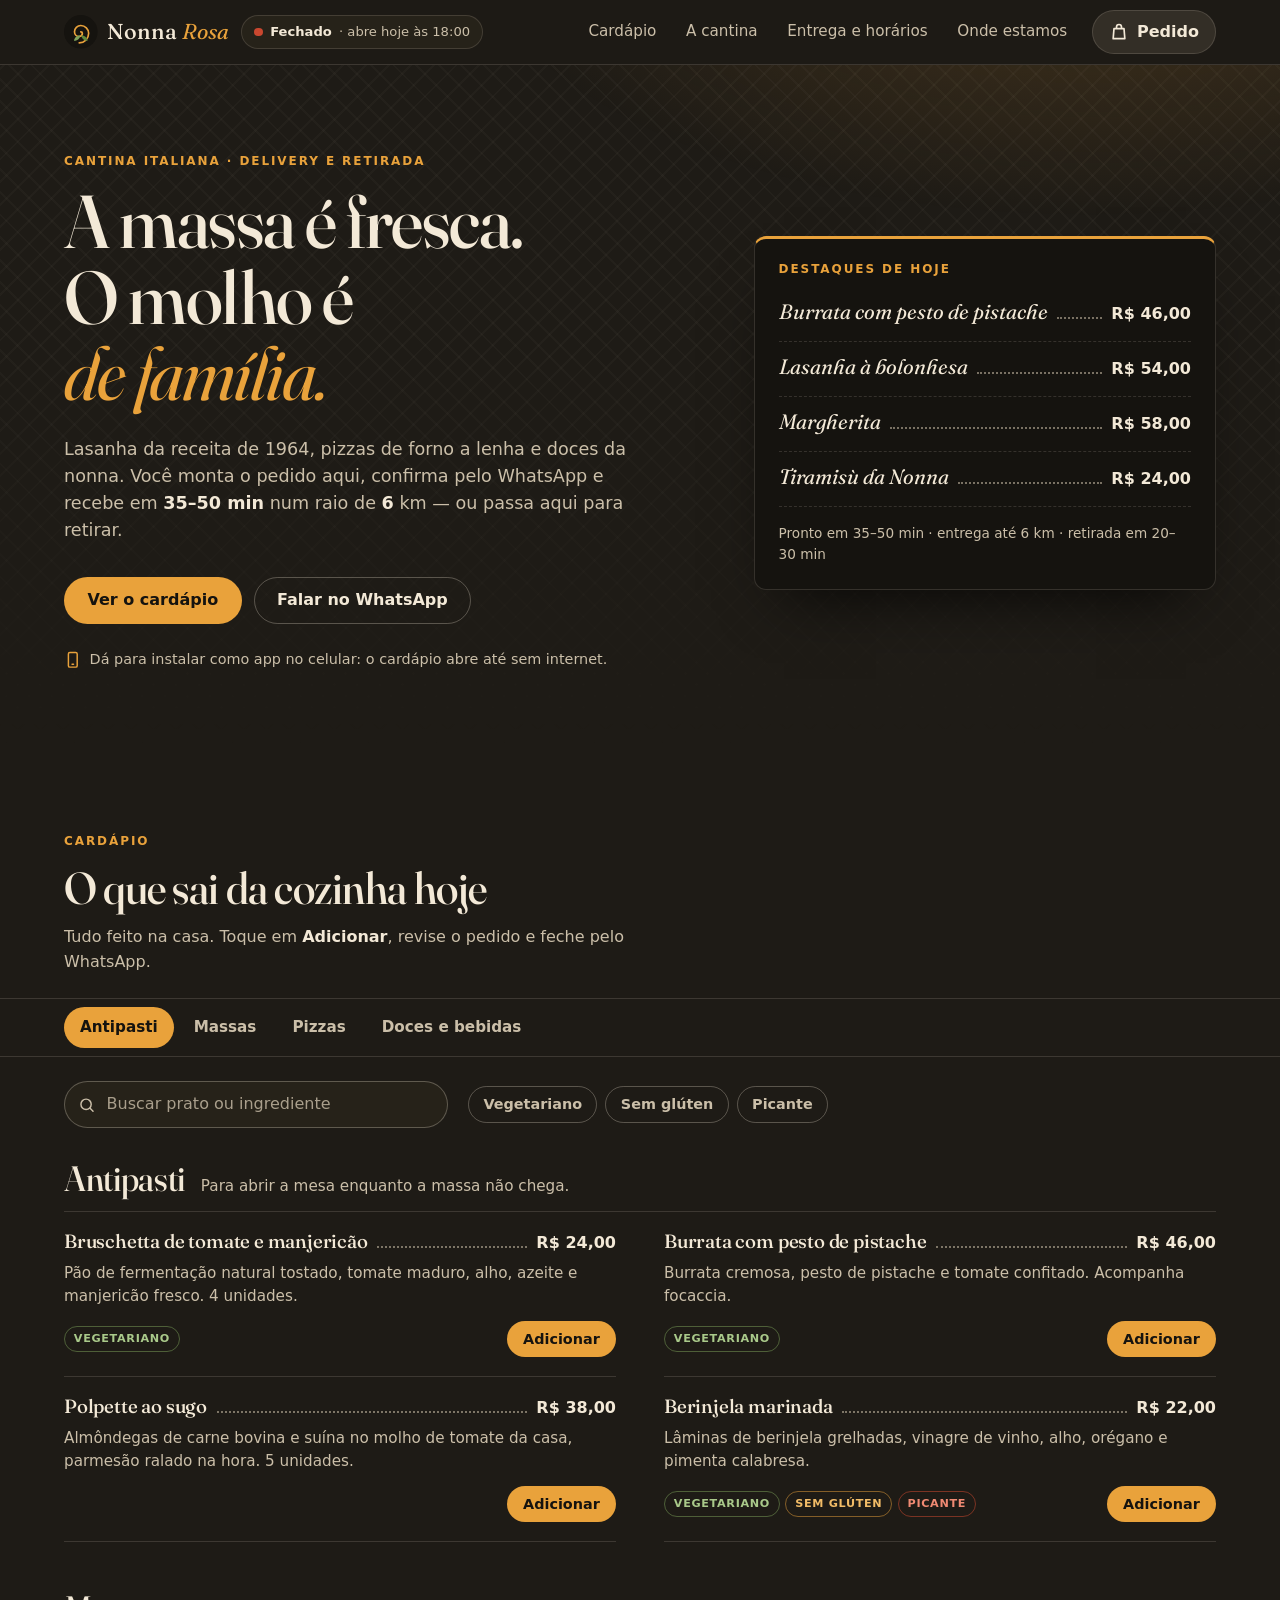
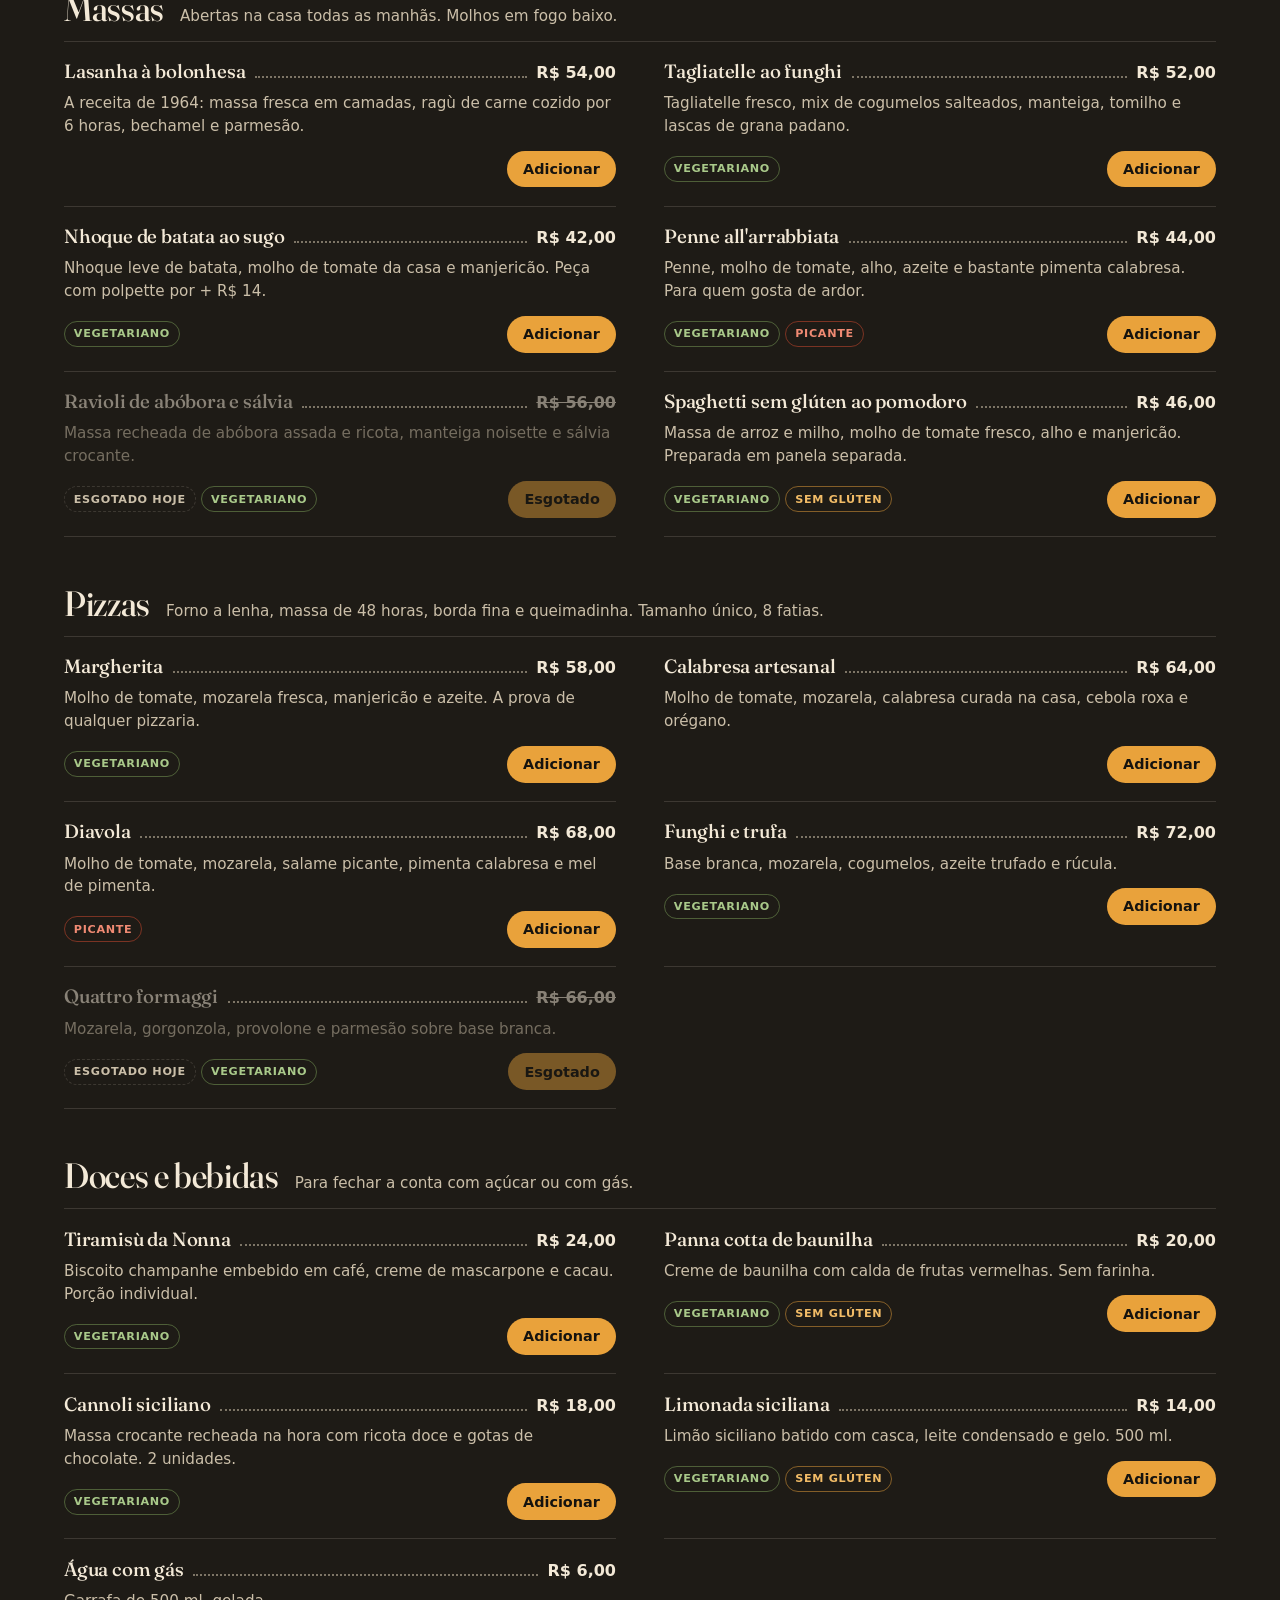
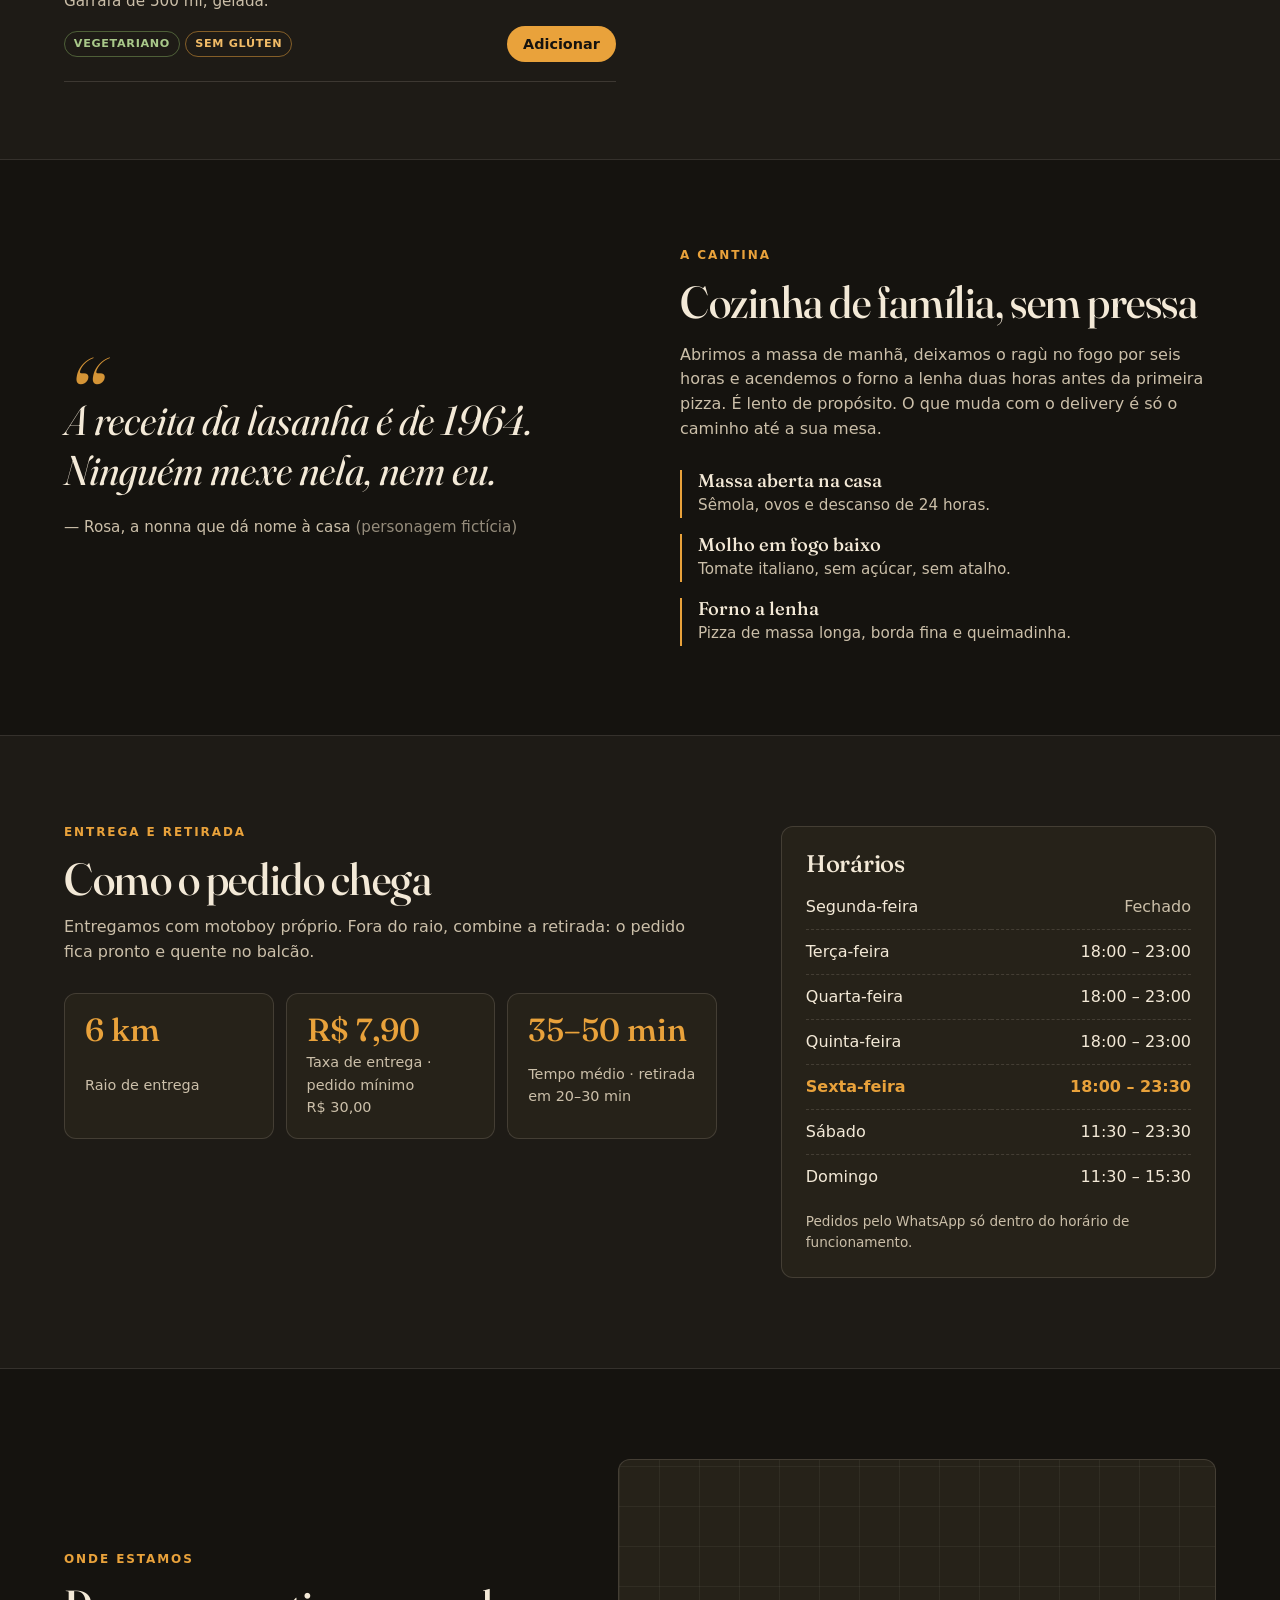
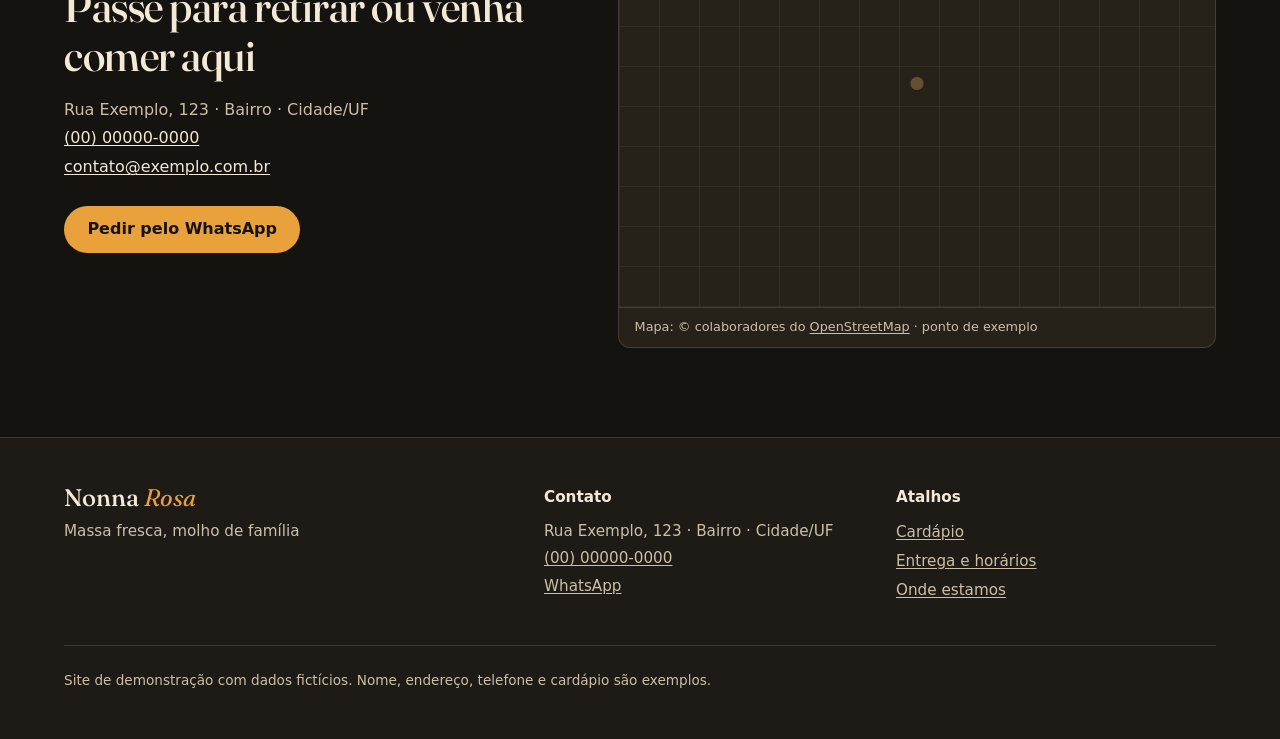
<file: modelos/restaurante-delivery/index.html>
<!DOCTYPE html>
<html lang="pt-BR">
<head>
  <meta charset="utf-8">
  <meta name="viewport" content="width=device-width, initial-scale=1">
  <title>Cantina Nonna Rosa · Massas e pizzas com entrega e retirada</title>
  <meta name="description" content="Cantina italiana de bairro: massa fresca, pizzas de forno a lenha e doces de família. Cardápio online, pedido pelo WhatsApp, entrega ou retirada. Site de demonstração com dados fictícios.">
  <link rel="canonical" href="https://www.exemplo.com.br/">
  <meta property="og:title" content="Cantina Nonna Rosa · Massas e pizzas com entrega e retirada">
  <meta property="og:description" content="Massa fresca, pizzas de forno a lenha e doces de família. Peça pelo WhatsApp, receba em casa ou retire na cantina.">
  <meta property="og:type" content="website">
  <meta property="og:url" content="https://www.exemplo.com.br/">
  <meta name="theme-color" content="#1E1B16">
  <meta name="color-scheme" content="dark">
  <link rel="manifest" href="manifest.webmanifest">
  <link rel="icon" href="assets/img/icone.svg" type="image/svg+xml">
  <link rel="preconnect" href="https://fonts.googleapis.com">
  <link rel="preconnect" href="https://fonts.gstatic.com" crossorigin>
  <link rel="stylesheet" href="https://fonts.googleapis.com/css2?family=Fraunces:ital,opsz,wght@0,9..144,500;0,9..144,600;1,9..144,400;1,9..144,500&display=swap">
  <link rel="stylesheet" href="assets/css/estilo.css">
  <script type="application/ld+json">
  {
    "@context": "https://schema.org",
    "@type": "Restaurant",
    "name": "Cantina Nonna Rosa",
    "description": "Cantina italiana de bairro com massa fresca, pizzas de forno a lenha, entrega e retirada.",
    "url": "https://www.exemplo.com.br/",
    "telephone": "+55 00 00000-0000",
    "email": "contato@exemplo.com.br",
    "servesCuisine": ["Italiana", "Pizza", "Massas"],
    "priceRange": "$$",
    "acceptsReservations": "False",
    "hasMenu": "https://www.exemplo.com.br/#cardapio",
    "address": {
      "@type": "PostalAddress",
      "streetAddress": "Rua Exemplo, 123",
      "addressLocality": "Cidade",
      "addressRegion": "UF",
      "addressCountry": "BR"
    },
    "geo": { "@type": "GeoCoordinates", "latitude": -1.455, "longitude": -48.49 },
    "openingHoursSpecification": [
      { "@type": "OpeningHoursSpecification", "dayOfWeek": "Sunday", "opens": "11:30", "closes": "15:30" },
      { "@type": "OpeningHoursSpecification", "dayOfWeek": ["Tuesday", "Wednesday", "Thursday"], "opens": "18:00", "closes": "23:00" },
      { "@type": "OpeningHoursSpecification", "dayOfWeek": "Friday", "opens": "18:00", "closes": "23:30" },
      { "@type": "OpeningHoursSpecification", "dayOfWeek": "Saturday", "opens": "11:30", "closes": "23:30" }
    ]
  }
  </script>
  <script src="config.js" defer></script>
  <script src="assets/js/modelo.js" defer></script>
  <script src="assets/js/carrinho.js" defer></script>
  <script src="assets/js/cardapio.js" defer></script>
  <script src="assets/js/pwa.js" defer></script>
</head>
<body>
  <a class="pular" href="#conteudo">Pular para o conteúdo</a>

  <header class="topo">
    <div class="caixa topo__faixa">
      <a class="marca" href="#inicio" aria-label="Cantina Nonna Rosa, voltar ao início">
        <svg class="marca__icone" viewBox="0 0 64 64" aria-hidden="true" focusable="false">
          <circle cx="32" cy="32" r="32" fill="#15130F"/>
          <path d="M32 32a3 3 0 0 1 3 3a6 6 0 0 1-6 6a9 9 0 0 1-9-9a12 12 0 0 1 12-12a15 15 0 0 1 15 15a18 18 0 0 1-18 18" fill="none" stroke="#E9A23B" stroke-width="3.2" stroke-linecap="round"/>
          <path d="M19 49c1-7 6-10 12-10c-1 7-6 10-12 10z" fill="#7FA35A"/>
          <path d="M45 49c-1-7-6-10-12-10c1 7 6 10 12 10z" fill="#5F8A3E"/>
        </svg>
        <span class="marca__nome">Nonna <em>Rosa</em></span>
      </a>

      <p class="status" id="status">
        <span class="status__ponto" aria-hidden="true"></span>
        <span class="status__texto">Conferindo o horário…</span>
        <span class="status__detalhe"></span>
      </p>

      <nav class="nav" id="nav-principal" aria-label="Principal">
        <ul class="nav__lista">
          <li><a class="nav__link" href="#cardapio">Cardápio</a></li>
          <li><a class="nav__link" href="#sobre">A cantina</a></li>
          <li><a class="nav__link" href="#entrega">Entrega e horários</a></li>
          <li><a class="nav__link" href="#onde">Onde estamos</a></li>
        </ul>
      </nav>

      <div class="topo__acoes">
        <button class="botao botao--fantasma botao--pequeno topo__instalar" id="instalar" type="button" hidden>
          <svg viewBox="0 0 24 24" aria-hidden="true" focusable="false"><path d="M12 3v11m0 0 4-4m-4 4-4-4M4 17v2a2 2 0 0 0 2 2h12a2 2 0 0 0 2-2v-2" fill="none" stroke="currentColor" stroke-width="2" stroke-linecap="round" stroke-linejoin="round"/></svg>
          Instalar app
        </button>
        <button class="carrinho-botao" id="abrir-carrinho" type="button" aria-haspopup="dialog" aria-controls="carrinho">
          <svg viewBox="0 0 24 24" aria-hidden="true" focusable="false"><path d="M6 8h12l1 12H5L6 8Z M9 8V6a3 3 0 0 1 6 0v2" fill="none" stroke="currentColor" stroke-width="2" stroke-linejoin="round"/></svg>
          <span class="carrinho-botao__texto">Pedido</span>
          <span class="carrinho-botao__badge" id="carrinho-badge" hidden>0</span>
          <span class="sr-only" id="carrinho-live" aria-live="polite"></span>
        </button>
        <button class="topo__menu" id="menu-botao" type="button" aria-expanded="false" aria-controls="nav-principal">
          <span class="sr-only">Menu</span>
          <svg viewBox="0 0 24 24" aria-hidden="true" focusable="false"><path d="M4 7h16M4 12h16M4 17h16" fill="none" stroke="currentColor" stroke-width="2" stroke-linecap="round"/></svg>
        </button>
      </div>
    </div>
  </header>

  <main id="conteudo">
    <!-- Hero -->
    <section class="hero" id="inicio" aria-labelledby="hero-titulo">
      <div class="caixa hero__grade">
        <div class="hero__texto">
          <p class="rotulo">Cantina italiana · Delivery e retirada</p>
          <h1 id="hero-titulo">A massa é fresca.<br>O molho é<br><em>de família.</em></h1>
          <p class="hero__sub">
            Lasanha da receita de 1964, pizzas de forno a lenha e doces da nonna. Você monta o pedido aqui,
            confirma pelo WhatsApp e recebe em <span data-modelo="entrega_tempo">35–50 min</span>
            num raio de <span data-modelo="entrega.raioKm">6</span> km — ou passa aqui para retirar.
          </p>
          <div class="hero__acoes">
            <a class="botao botao--primario" href="#cardapio">Ver o cardápio</a>
            <a class="botao botao--fantasma" data-modelo-href="whatsapp" href="#onde">Falar no WhatsApp</a>
          </div>
          <p class="hero__nota">
            <svg viewBox="0 0 24 24" aria-hidden="true" focusable="false"><rect x="6" y="2" width="12" height="20" rx="2" fill="none" stroke="currentColor" stroke-width="2"/><path d="M11 18h2" stroke="currentColor" stroke-width="2" stroke-linecap="round"/></svg>
            Dá para instalar como app no celular: o cardápio abre até sem internet.
          </p>
        </div>

        <aside class="lousa" aria-labelledby="lousa-titulo">
          <p class="lousa__rotulo" id="lousa-titulo">Destaques de hoje</p>
          <ol class="lousa__lista" id="lousa-lista">
            <li class="lousa__item lousa__item--vazio">Carregando o cardápio…</li>
          </ol>
          <p class="lousa__rodape">
            Pronto em <span data-modelo="entrega_tempo">35–50 min</span> · entrega até
            <span data-modelo="entrega.raioKm">6</span> km · retirada em <span data-modelo="retirada_tempo">20–30 min</span>
          </p>
        </aside>
      </div>
    </section>

    <!-- Cardápio -->
    <section class="cardapio" id="cardapio" aria-labelledby="cardapio-titulo">
      <div class="caixa">
        <div class="secao__cabeca">
          <p class="rotulo">Cardápio</p>
          <h2 id="cardapio-titulo">O que sai da cozinha hoje</h2>
          <p class="secao__sub">Tudo feito na casa. Toque em <strong>Adicionar</strong>, revise o pedido e feche pelo WhatsApp.</p>
        </div>
      </div>

      <nav class="categorias" aria-label="Categorias do cardápio">
        <div class="caixa">
          <ul class="categorias__lista" id="categorias-lista"></ul>
        </div>
      </nav>

      <div class="caixa">
        <div class="filtros">
          <label class="busca">
            <span class="sr-only">Buscar no cardápio</span>
            <svg viewBox="0 0 24 24" aria-hidden="true" focusable="false"><circle cx="11" cy="11" r="7" fill="none" stroke="currentColor" stroke-width="2"/><path d="m16.5 16.5 4 4" stroke="currentColor" stroke-width="2" stroke-linecap="round"/></svg>
            <input type="search" id="busca" placeholder="Buscar prato ou ingrediente" autocomplete="off" enterkeyhint="search">
          </label>
          <div class="etiquetas" id="etiquetas" role="group" aria-label="Filtrar por restrição"></div>
          <p class="sr-only" id="cardapio-contagem" aria-live="polite"></p>
        </div>

        <div class="cardapio__lista" id="cardapio-lista" aria-busy="true"></div>

        <p class="vazio" id="cardapio-vazio" hidden>
          Nenhum prato combina com essa busca. Tente outra palavra ou limpe os filtros.
        </p>
        <div class="vazio" id="cardapio-erro" hidden>
          <p>O cardápio não carregou. Confira a conexão e tente de novo.</p>
          <button class="botao botao--fantasma botao--pequeno" id="cardapio-recarregar" type="button">Tentar de novo</button>
        </div>
      </div>
    </section>

    <!-- Sobre -->
    <section class="sobre" id="sobre" aria-labelledby="sobre-titulo">
      <div class="caixa sobre__grade">
        <blockquote class="citacao">
          <p>A receita da lasanha é de 1964. Ninguém mexe nela, nem eu.</p>
          <footer>— Rosa, a nonna que dá nome à casa <span class="citacao__nota">(personagem fictícia)</span></footer>
        </blockquote>
        <div class="sobre__texto">
          <p class="rotulo">A cantina</p>
          <h2 id="sobre-titulo">Cozinha de família, sem pressa</h2>
          <p>
            Abrimos a massa de manhã, deixamos o ragù no fogo por seis horas e acendemos o forno a lenha
            duas horas antes da primeira pizza. É lento de propósito. O que muda com o delivery é só o
            caminho até a sua mesa.
          </p>
          <ul class="fatos">
            <li class="fato"><strong>Massa aberta na casa</strong><span>Sêmola, ovos e descanso de 24 horas.</span></li>
            <li class="fato"><strong>Molho em fogo baixo</strong><span>Tomate italiano, sem açúcar, sem atalho.</span></li>
            <li class="fato"><strong>Forno a lenha</strong><span>Pizza de massa longa, borda fina e queimadinha.</span></li>
          </ul>
        </div>
      </div>
    </section>

    <!-- Entrega e horários -->
    <section class="entrega" id="entrega" aria-labelledby="entrega-titulo">
      <div class="caixa entrega__grade">
        <div>
          <p class="rotulo">Entrega e retirada</p>
          <h2 id="entrega-titulo">Como o pedido chega</h2>
          <p class="secao__sub">Entregamos com motoboy próprio. Fora do raio, combine a retirada: o pedido fica pronto e quente no balcão.</p>
          <ul class="cartoes">
            <li class="cartao">
              <span class="cartao__valor"><span data-modelo="entrega.raioKm">6</span> km</span>
              <span class="cartao__rotulo">Raio de entrega</span>
            </li>
            <li class="cartao">
              <span class="cartao__valor" data-modelo="entrega_taxa">R$ 7,90</span>
              <span class="cartao__rotulo">Taxa de entrega · pedido mínimo <span data-modelo="pedido_minimo">R$ 30,00</span></span>
            </li>
            <li class="cartao">
              <span class="cartao__valor" data-modelo="entrega_tempo">35–50 min</span>
              <span class="cartao__rotulo">Tempo médio · retirada em <span data-modelo="retirada_tempo">20–30 min</span></span>
            </li>
          </ul>
        </div>
        <div class="horarios">
          <h3 class="horarios__titulo">Horários</h3>
          <table class="horarios__tabela">
            <caption class="sr-only">Horário de funcionamento por dia da semana</caption>
            <thead class="sr-only"><tr><th scope="col">Dia</th><th scope="col">Horário</th></tr></thead>
            <tbody id="horarios-tabela"></tbody>
          </table>
          <p class="horarios__nota">Pedidos pelo WhatsApp só dentro do horário de funcionamento.</p>
        </div>
      </div>
    </section>

    <!-- Localização -->
    <section class="onde" id="onde" aria-labelledby="onde-titulo">
      <div class="caixa onde__grade">
        <div class="onde__texto">
          <p class="rotulo">Onde estamos</p>
          <h2 id="onde-titulo">Passe para retirar ou venha comer aqui</h2>
          <address class="onde__endereco">
            <span data-modelo="endereco">Rua Exemplo, 123 · Bairro · Cidade/UF</span><br>
            <a data-modelo-href="telefone" href="#onde"><span data-modelo="telefone">(00) 00000-0000</span></a><br>
            <a data-modelo-href="email" href="#onde"><span data-modelo="email">contato@exemplo.com.br</span></a>
          </address>
          <a class="botao botao--primario" data-modelo-href="whatsapp" href="#onde">Pedir pelo WhatsApp</a>
        </div>
        <figure class="mapa">
          <iframe id="mapa" class="mapa__iframe" title="Mapa com a localização da cantina (OpenStreetMap)" loading="lazy" referrerpolicy="no-referrer-when-downgrade"></iframe>
          <figcaption class="mapa__credito">
            Mapa: © colaboradores do <a href="https://www.openstreetmap.org/copyright" target="_blank" rel="noopener">OpenStreetMap</a> · ponto de exemplo
          </figcaption>
        </figure>
      </div>
    </section>
  </main>

  <footer class="rodape">
    <div class="caixa rodape__grade">
      <div>
        <p class="rodape__marca">Nonna <em>Rosa</em></p>
        <p class="rodape__texto"><span data-modelo="slogan">Massa fresca, molho de família</span></p>
      </div>
      <div>
        <p class="rodape__titulo">Contato</p>
        <p class="rodape__texto">
          <span data-modelo="endereco">Rua Exemplo, 123 · Bairro · Cidade/UF</span><br>
          <a data-modelo-href="telefone" href="#onde"><span data-modelo="telefone">(00) 00000-0000</span></a><br>
          <a data-modelo-href="whatsapp" href="#onde">WhatsApp</a>
        </p>
      </div>
      <div>
        <p class="rodape__titulo">Atalhos</p>
        <ul class="rodape__links">
          <li><a href="#cardapio">Cardápio</a></li>
          <li><a href="#entrega">Entrega e horários</a></li>
          <li><a href="#onde">Onde estamos</a></li>
        </ul>
      </div>
    </div>
    <div class="caixa rodape__nota">
      <p>Site de demonstração com dados fictícios. Nome, endereço, telefone e cardápio são exemplos.</p>
    </div>
  </footer>

  <!-- Barra fixa no celular: resumo do pedido -->
  <button class="barra-pedido" id="barra-pedido" type="button" hidden aria-haspopup="dialog" aria-controls="carrinho">
    <span class="barra-pedido__qtd" id="barra-qtd">0 itens</span>
    <span class="barra-pedido__acao">Ver pedido</span>
    <span class="barra-pedido__total" id="barra-total">R$ 0,00</span>
  </button>

  <!-- Carrinho e checkout -->
  <dialog class="carrinho" id="carrinho" aria-labelledby="carrinho-titulo">
    <div class="carrinho__caixa">
      <header class="carrinho__cabeca">
        <h2 class="carrinho__titulo" id="carrinho-titulo">Seu pedido</h2>
        <button class="carrinho__fechar" id="carrinho-fechar" type="button" aria-label="Fechar o pedido">
          <svg viewBox="0 0 24 24" aria-hidden="true" focusable="false"><path d="M6 6l12 12M18 6 6 18" stroke="currentColor" stroke-width="2" stroke-linecap="round"/></svg>
        </button>
      </header>

      <!-- Etapa 1: itens -->
      <div class="carrinho__etapa" data-etapa="itens">
        <div class="carrinho__corpo">
          <p class="carrinho__vazio" id="carrinho-vazio">Seu pedido está vazio. Volte ao cardápio e escolha algo.</p>
          <ul class="pedido" id="carrinho-itens"></ul>

          <fieldset class="modo" id="modo">
            <legend class="modo__legenda">Como você quer receber?</legend>
            <div class="opcoes">
              <label class="opcao">
                <input type="radio" name="modo" value="entrega" checked>
                <span class="opcao__titulo">Entrega</span>
                <span class="opcao__detalhe">Taxa <span data-modelo="entrega_taxa">R$ 7,90</span> · <span data-modelo="entrega_tempo">35–50 min</span></span>
              </label>
              <label class="opcao">
                <input type="radio" name="modo" value="retirada">
                <span class="opcao__titulo">Retirada</span>
                <span class="opcao__detalhe">Sem taxa · <span data-modelo="retirada_tempo">20–30 min</span></span>
              </label>
            </div>
          </fieldset>
        </div>
        <footer class="carrinho__rodape">
          <dl class="resumo">
            <div class="resumo__linha"><dt>Subtotal</dt><dd id="resumo-subtotal">R$ 0,00</dd></div>
            <div class="resumo__linha"><dt id="resumo-taxa-rotulo">Entrega</dt><dd id="resumo-taxa">R$ 0,00</dd></div>
            <div class="resumo__linha resumo__linha--total"><dt>Total</dt><dd id="resumo-total">R$ 0,00</dd></div>
          </dl>
          <p class="carrinho__aviso" id="aviso-minimo" hidden></p>
          <button class="botao botao--primario botao--largo" id="continuar" type="button" disabled>Continuar</button>
        </footer>
      </div>

      <!-- Etapa 2: checkout -->
      <form class="carrinho__etapa" data-etapa="checkout" id="checkout" novalidate hidden>
        <div class="carrinho__corpo">
          <p class="carrinho__passo">
            <button class="link-botao" id="voltar-itens" type="button">← Voltar aos itens</button>
          </p>
          <p class="carrinho__aviso carrinho__aviso--suave" id="aviso-sem-servidor" hidden>
            Demonstração sem servidor: o pedido abre como mensagem no WhatsApp.
          </p>

          <div class="campo">
            <label for="nome">Seu nome</label>
            <input type="text" id="nome" name="nome" autocomplete="name" required>
            <p class="campo__erro" id="erro-nome"></p>
          </div>
          <div class="campo">
            <label for="telefone">WhatsApp ou telefone</label>
            <input type="tel" id="telefone" name="telefone" autocomplete="tel" inputmode="tel" placeholder="(00) 00000-0000" required>
            <p class="campo__erro" id="erro-telefone"></p>
          </div>

          <fieldset class="campo" id="grupo-endereco">
            <legend>Endereço de entrega</legend>
            <div class="campo">
              <label for="endereco">Rua e número</label>
              <input type="text" id="endereco" name="endereco" autocomplete="street-address">
              <p class="campo__erro" id="erro-endereco"></p>
            </div>
            <div class="campo">
              <label for="bairro">Bairro</label>
              <input type="text" id="bairro" name="bairro" autocomplete="address-level3">
              <p class="campo__erro" id="erro-bairro"></p>
            </div>
            <div class="campo">
              <label for="referencia">Complemento ou referência <span class="campo__opcional">(opcional)</span></label>
              <input type="text" id="referencia" name="referencia">
            </div>
          </fieldset>

          <fieldset class="campo">
            <legend>Pagamento</legend>
            <div class="opcoes opcoes--tres">
              <label class="opcao"><input type="radio" name="pagamento" value="pix" checked><span class="opcao__titulo">Pix</span></label>
              <label class="opcao"><input type="radio" name="pagamento" value="cartao"><span class="opcao__titulo">Cartão</span></label>
              <label class="opcao"><input type="radio" name="pagamento" value="dinheiro"><span class="opcao__titulo">Dinheiro</span></label>
            </div>
            <div class="campo" id="grupo-troco" hidden>
              <label for="troco">Troco para quanto? <span class="campo__opcional">(deixe em branco se não precisa)</span></label>
              <input type="text" id="troco" name="troco" inputmode="decimal" placeholder="Ex.: 100">
              <p class="campo__erro" id="erro-troco"></p>
            </div>
          </fieldset>

          <div class="campo">
            <label for="observacao">Observação geral <span class="campo__opcional">(opcional)</span></label>
            <textarea id="observacao" name="observacao" rows="2" maxlength="300" placeholder="Ex.: interfone não funciona, ligar ao chegar"></textarea>
          </div>

          <div class="campo campo--caixa">
            <label class="caixa-marcar">
              <input type="checkbox" id="consentimento" name="consentimento">
              <span>Autorizo o uso do meu nome, telefone e endereço só para preparar e entregar este pedido.</span>
            </label>
            <p class="campo__erro" id="erro-consentimento"></p>
          </div>

          <!-- honeypot: humano não vê nem preenche -->
          <div class="hp" aria-hidden="true">
            <label for="site">Deixe este campo vazio</label>
            <input type="text" id="site" name="site" tabindex="-1" autocomplete="off">
          </div>
        </div>
        <footer class="carrinho__rodape">
          <dl class="resumo">
            <div class="resumo__linha resumo__linha--total"><dt>Total</dt><dd id="checkout-total">R$ 0,00</dd></div>
          </dl>
          <p class="campo__erro" id="erro-geral"></p>
          <button class="botao botao--primario botao--largo" id="enviar" type="submit">
            <svg viewBox="0 0 24 24" aria-hidden="true" focusable="false"><path d="M12 3a9 9 0 0 0-7.8 13.5L3 21l4.6-1.2A9 9 0 1 0 12 3Z" fill="none" stroke="currentColor" stroke-width="2" stroke-linejoin="round"/><path d="M9 9.5c.3 2.6 2 4.5 4.8 5l1.2-1.3-1.8-.8-.8.8c-.9-.4-1.5-1-1.9-1.9l.8-.8-.8-1.8L9 9.5Z" fill="currentColor"/></svg>
            Enviar pedido pelo WhatsApp
          </button>
        </footer>
      </form>

      <!-- Etapa 3: sucesso -->
      <div class="carrinho__etapa carrinho__sucesso" data-etapa="sucesso" hidden>
        <div class="carrinho__corpo">
          <svg class="carrinho__sucesso-icone" viewBox="0 0 64 64" aria-hidden="true" focusable="false"><circle cx="32" cy="32" r="30" fill="none" stroke="currentColor" stroke-width="3"/><path d="m20 33 8 8 16-18" fill="none" stroke="currentColor" stroke-width="3.5" stroke-linecap="round" stroke-linejoin="round"/></svg>
          <h3 class="carrinho__sucesso-titulo" id="sucesso-titulo" tabindex="-1">Pedido montado!</h3>
          <p id="sucesso-texto">O WhatsApp abriu com a mensagem do pedido. É só enviar para a cantina confirmar.</p>
          <p class="carrinho__protocolo" id="sucesso-protocolo" hidden></p>
          <p><a class="botao botao--fantasma" id="sucesso-link" href="#onde" target="_blank" rel="noopener">Abrir o WhatsApp de novo</a></p>
        </div>
        <footer class="carrinho__rodape">
          <button class="botao botao--primario botao--largo" id="sucesso-fechar" type="button">Voltar ao cardápio</button>
        </footer>
      </div>
    </div>
  </dialog>

  <div class="toast" id="toast" role="status" aria-live="polite"></div>
</body>
</html>
</file>
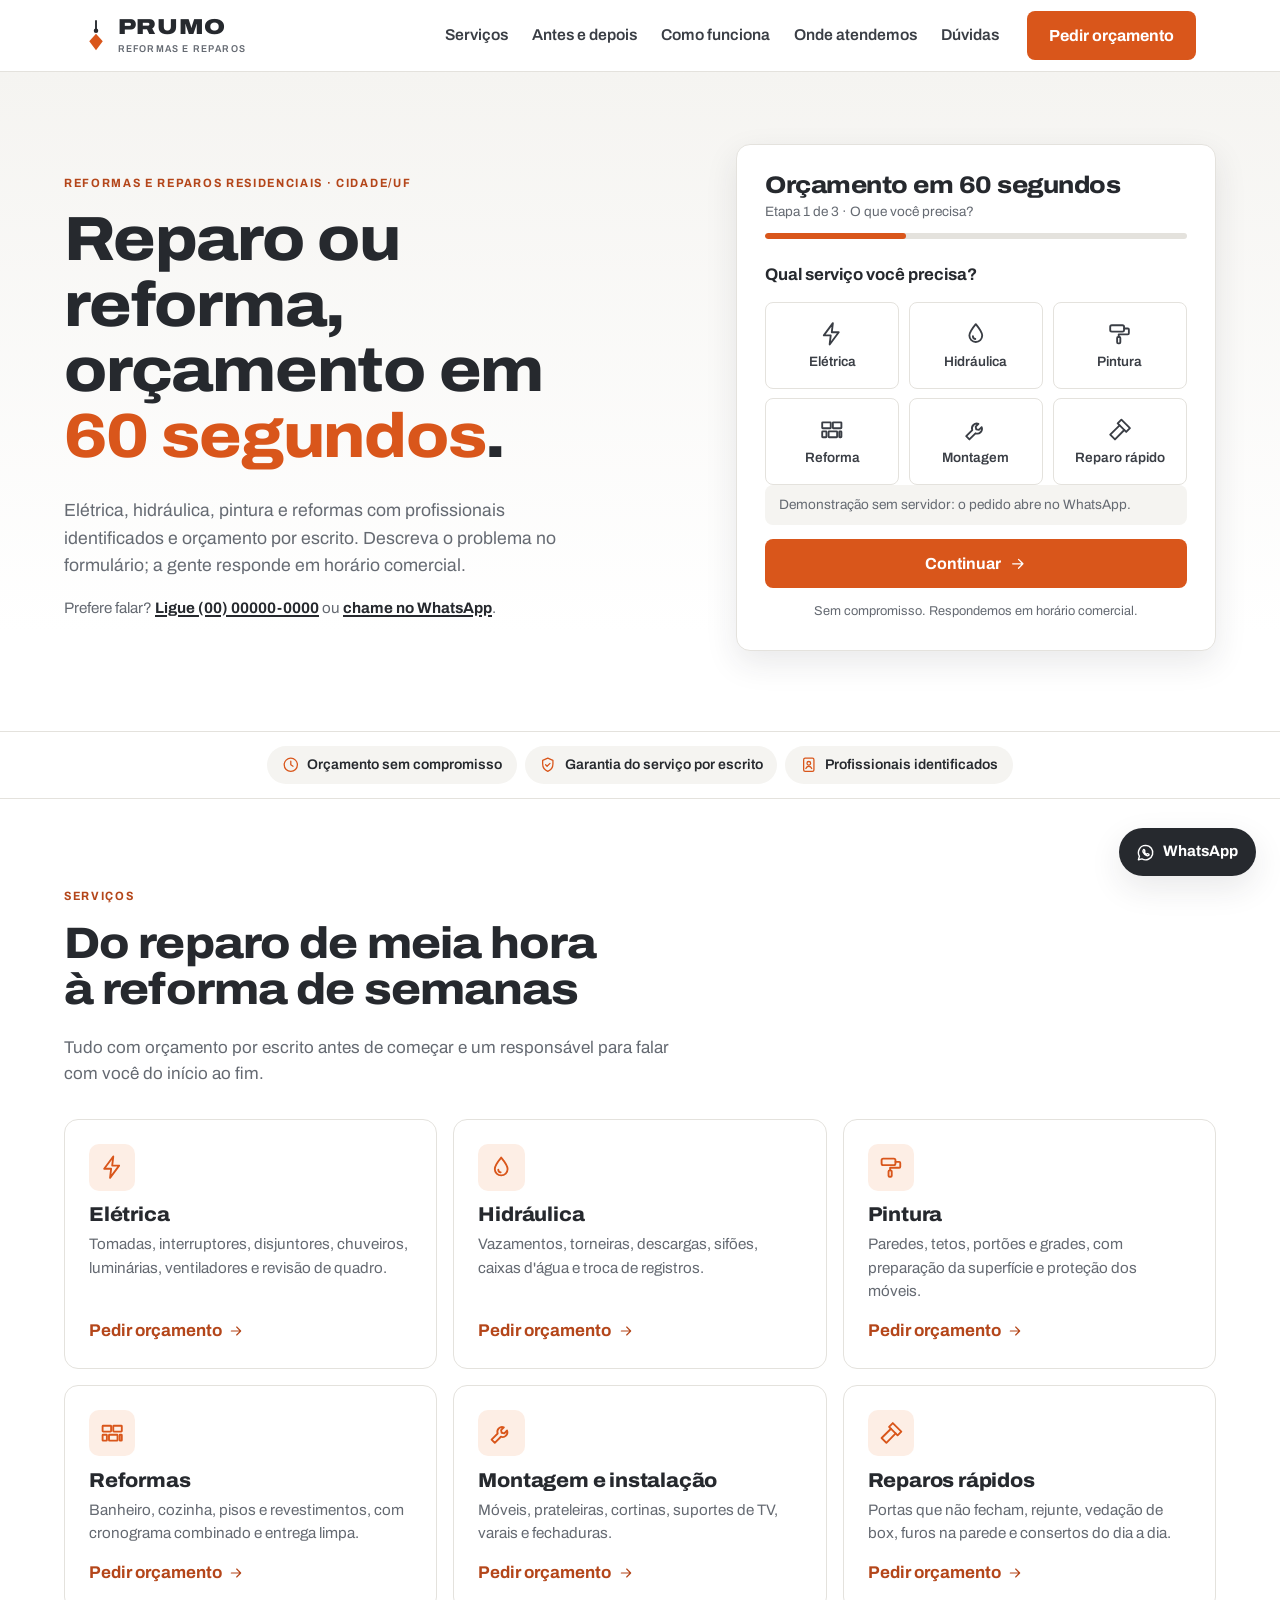
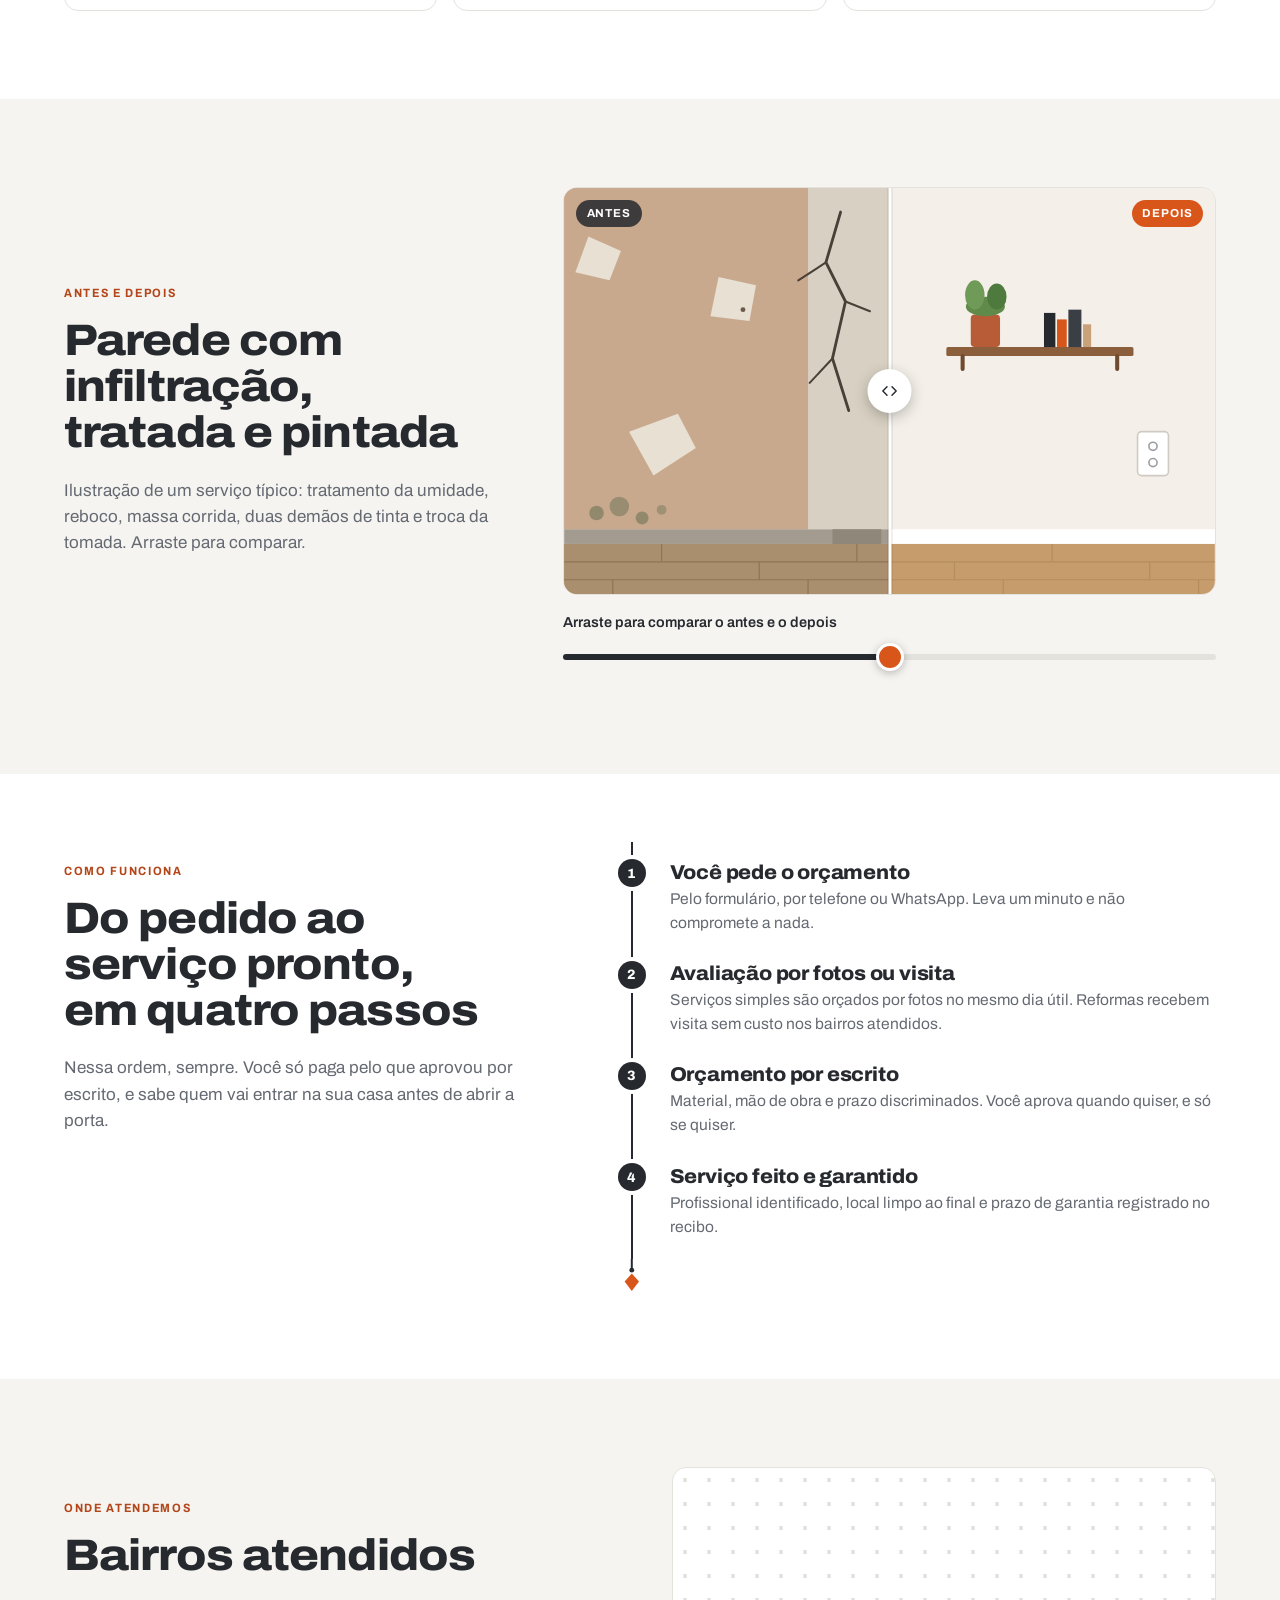
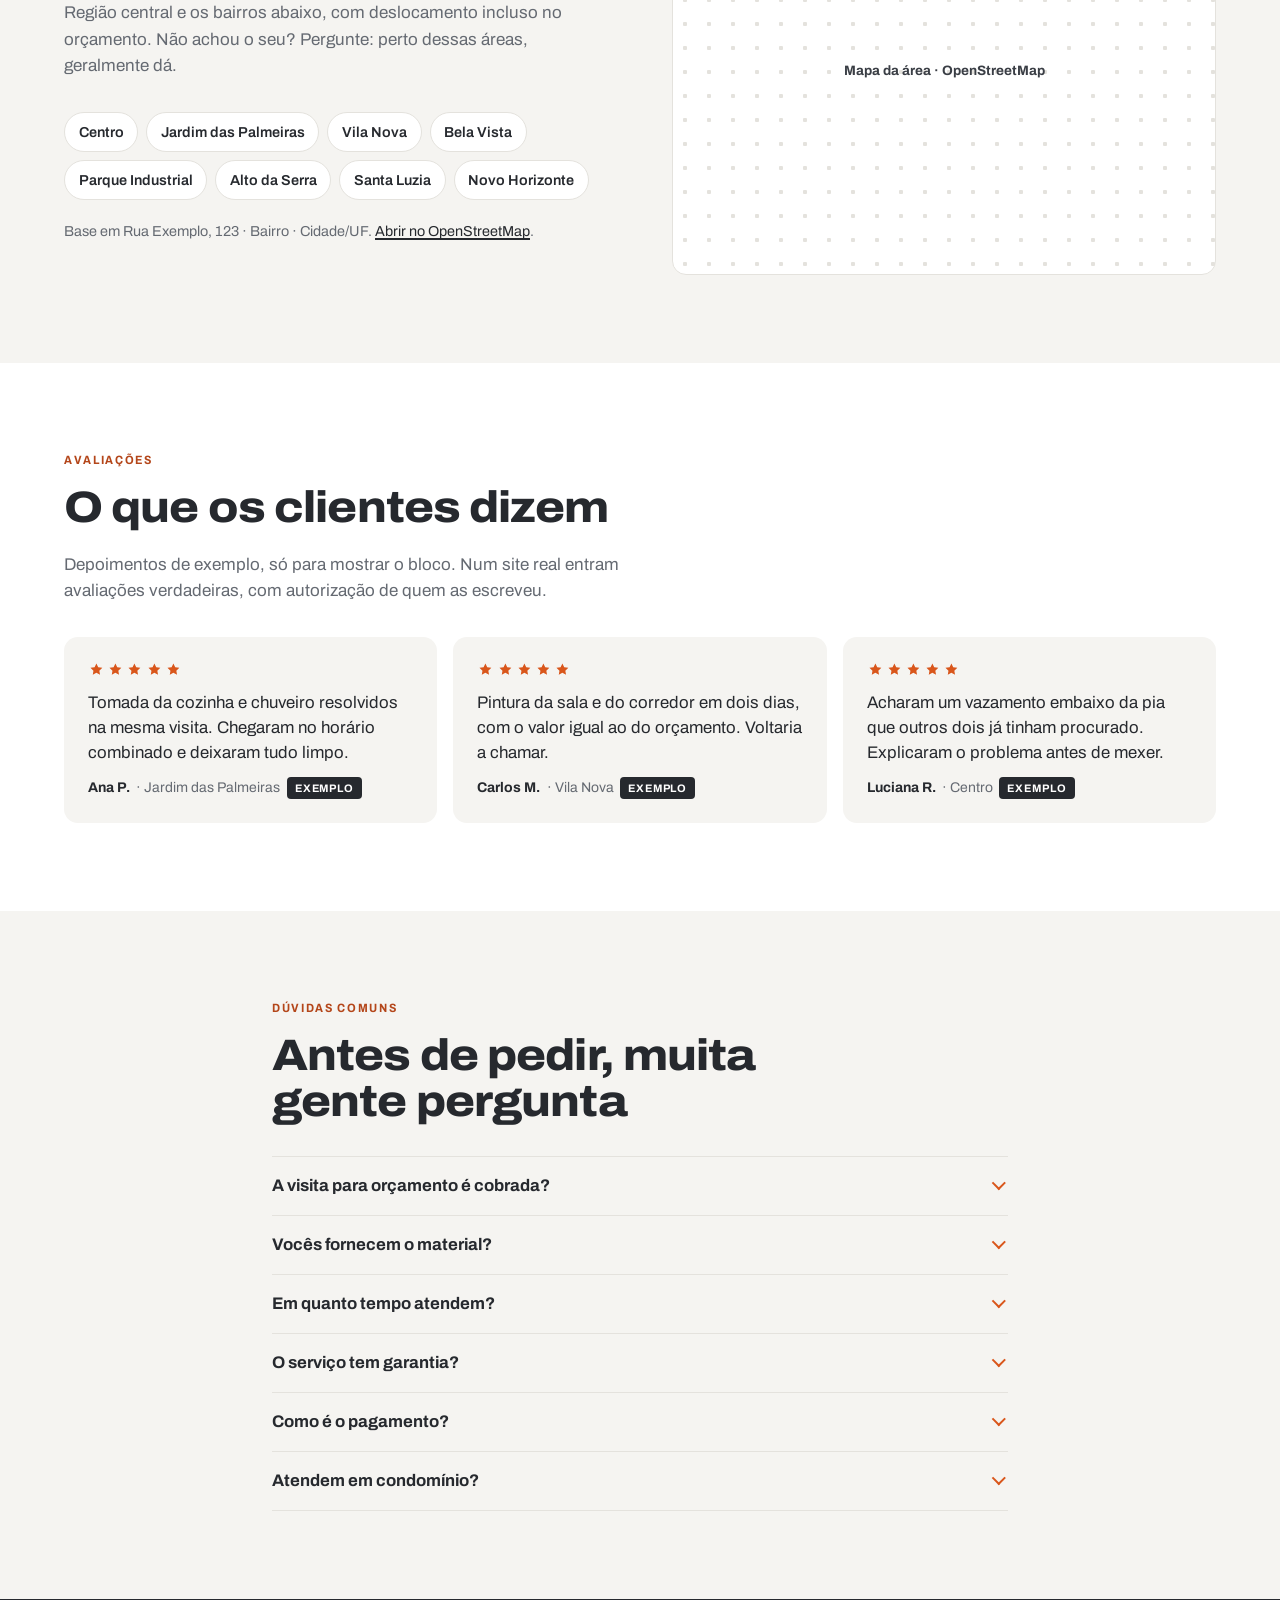
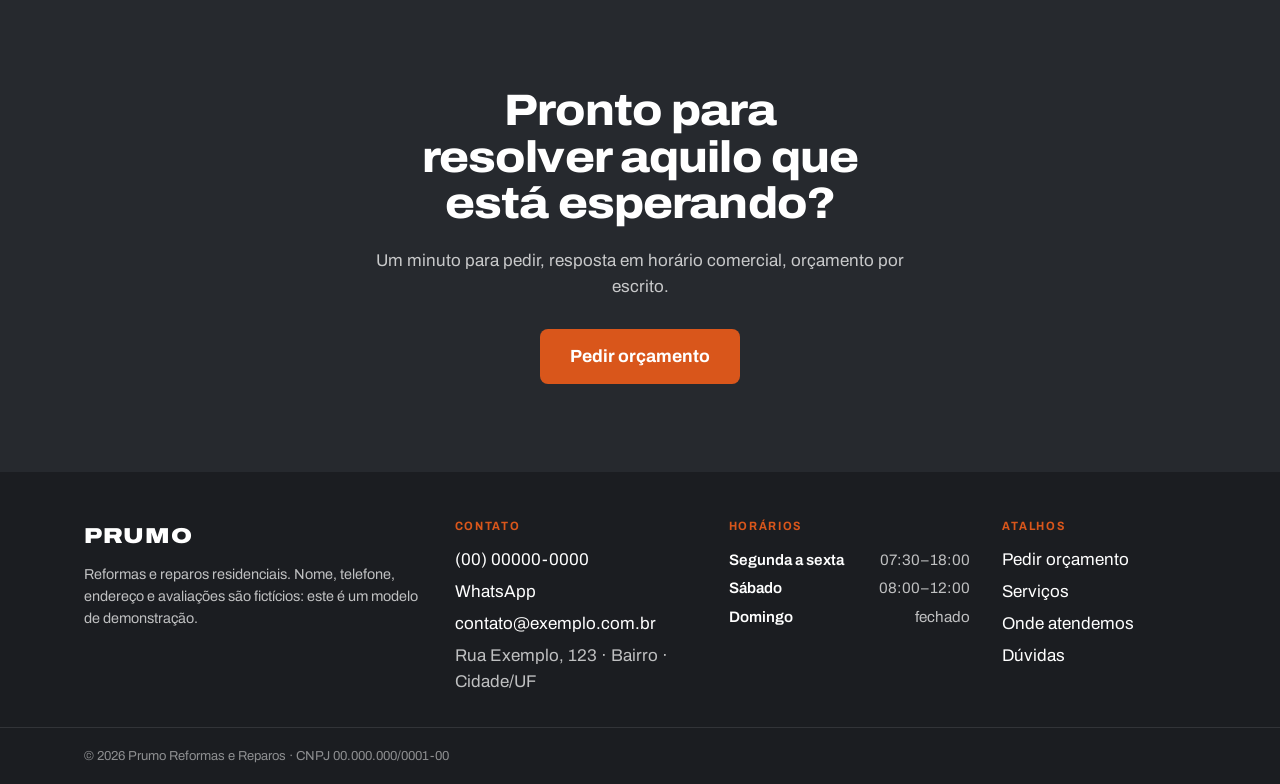
<file: modelos/servicos-residenciais/index.html>
<!DOCTYPE html>
<html lang="pt-BR">
<head>
  <meta charset="utf-8">
  <meta name="viewport" content="width=device-width, initial-scale=1">
  <title>Prumo Reformas e Reparos · Orçamento em 60 segundos</title>
  <meta name="description" content="Elétrica, hidráulica, pintura e reformas residenciais em Cidade/UF. Peça o orçamento pelo celular em 60 segundos: profissionais identificados, orçamento por escrito e garantia do serviço.">
  <link rel="canonical" href="https://www.exemplo.com.br/">
  <meta property="og:title" content="Prumo Reformas e Reparos · Orçamento em 60 segundos">
  <meta property="og:description" content="Elétrica, hidráulica, pintura e reformas residenciais. Peça o orçamento pelo celular em 60 segundos.">
  <meta property="og:type" content="website">
  <meta property="og:url" content="https://www.exemplo.com.br/">
  <meta property="og:locale" content="pt_BR">
  <meta name="theme-color" content="#26292e">
  <link rel="icon" href="assets/img/favicon.svg" type="image/svg+xml">
  <link rel="preconnect" href="https://fonts.googleapis.com">
  <link rel="preconnect" href="https://fonts.gstatic.com" crossorigin>
  <link rel="stylesheet" href="https://fonts.googleapis.com/css2?family=Archivo:ital,wdth,wght@0,62..125,400..900;1,62..125,400..900&display=swap">
  <link rel="stylesheet" href="assets/css/estilo.css">
  <script type="application/ld+json">
  {
    "@context": "https://schema.org",
    "@type": "HomeAndConstructionBusiness",
    "name": "Prumo Reformas e Reparos",
    "description": "Reparos e reformas residenciais: elétrica, hidráulica, pintura, montagem e pequenas obras, com orçamento por escrito e garantia do serviço.",
    "url": "https://www.exemplo.com.br/",
    "telephone": "+55 00 00000-0000",
    "email": "contato@exemplo.com.br",
    "address": {
      "@type": "PostalAddress",
      "streetAddress": "Rua Exemplo, 123",
      "addressLocality": "Cidade",
      "addressRegion": "UF",
      "addressCountry": "BR"
    },
    "geo": { "@type": "GeoCoordinates", "latitude": -1.455, "longitude": -48.49 },
    "areaServed": [
      { "@type": "Place", "name": "Centro" },
      { "@type": "Place", "name": "Jardim das Palmeiras" },
      { "@type": "Place", "name": "Vila Nova" },
      { "@type": "Place", "name": "Bela Vista" },
      { "@type": "Place", "name": "Parque Industrial" },
      { "@type": "Place", "name": "Alto da Serra" },
      { "@type": "Place", "name": "Santa Luzia" },
      { "@type": "Place", "name": "Novo Horizonte" }
    ],
    "openingHoursSpecification": [
      { "@type": "OpeningHoursSpecification", "dayOfWeek": ["Monday", "Tuesday", "Wednesday", "Thursday", "Friday"], "opens": "07:30", "closes": "18:00" },
      { "@type": "OpeningHoursSpecification", "dayOfWeek": "Saturday", "opens": "08:00", "closes": "12:00" }
    ],
    "makesOffer": [
      { "@type": "Offer", "itemOffered": { "@type": "Service", "name": "Elétrica residencial" } },
      { "@type": "Offer", "itemOffered": { "@type": "Service", "name": "Hidráulica" } },
      { "@type": "Offer", "itemOffered": { "@type": "Service", "name": "Pintura" } },
      { "@type": "Offer", "itemOffered": { "@type": "Service", "name": "Reformas" } }
    ]
  }
  </script>
  <script src="config.js" defer></script>
  <script src="assets/js/modelo.js" defer></script>
  <script src="assets/js/pagina.js" defer></script>
  <script src="assets/js/orcamento.js" defer></script>
</head>
<body>
  <a class="pular" href="#conteudo">Pular para o conteúdo</a>

  <!-- ícones (sprite SVG inline; usados com <use href="#i-…">) -->
  <svg class="sprite" aria-hidden="true" focusable="false">
    <symbol id="i-eletrica" viewBox="0 0 24 24"><path d="M13 2 4.5 13.5H11L10 22l8.5-11.5H12L13 2z"/></symbol>
    <symbol id="i-hidraulica" viewBox="0 0 24 24"><path d="M12 3c-3.5 4.2-6 7.6-6 10.7a6 6 0 0 0 12 0C18 10.6 15.5 7.2 12 3z"/><path d="M9.3 14.3a2.7 2.7 0 0 0 2.2 2.6"/></symbol>
    <symbol id="i-pintura" viewBox="0 0 24 24"><rect x="3" y="4" width="13" height="6" rx="1.5"/><path d="M16 7h3.5a1 1 0 0 1 1 1v3.5a1 1 0 0 1-1 1H11v2.5"/><rect x="9.5" y="15" width="3" height="6" rx="1"/></symbol>
    <symbol id="i-reformas" viewBox="0 0 24 24"><rect x="3" y="5" width="8" height="5.5" rx=".5"/><rect x="13" y="5" width="8" height="5.5" rx=".5"/><rect x="3" y="13.5" width="4" height="5.5" rx=".5"/><rect x="9" y="13.5" width="8" height="5.5" rx=".5"/><rect x="19" y="13.5" width="2" height="5.5" rx=".5"/></symbol>
    <symbol id="i-montagem" viewBox="0 0 24 24"><path d="M14.5 6.5a4.5 4.5 0 0 0-5.8 5.8L3 18l3 3 5.7-5.7a4.5 4.5 0 0 0 5.8-5.8l-2.6 2.6-2.5-.5-.5-2.5 2.6-2.6z"/></symbol>
    <symbol id="i-reparos" viewBox="0 0 24 24"><path d="M13.5 2.5 21.5 10.5l-3.5 3.5L10 6z"/><path d="M11.8 7.8 3 16.5 7.5 21l8.7-8.8"/></symbol>
    <symbol id="i-check" viewBox="0 0 24 24"><path d="M5 12.5l4.5 4.5L19 7.5"/></symbol>
    <symbol id="i-seta" viewBox="0 0 24 24"><path d="M5 12h14M13 6l6 6-6 6"/></symbol>
    <symbol id="i-arrastar" viewBox="0 0 24 24"><path d="M9 7l-5 5 5 5M15 7l5 5-5 5"/></symbol>
    <symbol id="i-telefone" viewBox="0 0 24 24"><path d="M5 3.5h3.5l1.8 4.5-2.3 1.4a11.5 11.5 0 0 0 6.6 6.6l1.4-2.3 4.5 1.8V19a2 2 0 0 1-2 2A16.5 16.5 0 0 1 3 5.5a2 2 0 0 1 2-2z"/></symbol>
    <symbol id="i-whatsapp" viewBox="0 0 24 24"><path d="M12 3a9 9 0 0 0-7.7 13.6L3 21l4.5-1.2A9 9 0 1 0 12 3z"/><path d="M9.2 8.6c.3-.6 1-.5 1.3 0l.6 1.3c.2.4 0 .7-.3 1l-.4.4c.6 1.2 1.6 2.2 2.8 2.8l.4-.4c.3-.3.6-.5 1-.3l1.3.6c.5.3.6 1 0 1.3-.9.7-2 .8-3 .3a9 9 0 0 1-4-4c-.5-1-.4-2.1.3-3z"/></symbol>
    <symbol id="i-relogio" viewBox="0 0 24 24"><circle cx="12" cy="12" r="9"/><path d="M12 7v5l3 2"/></symbol>
    <symbol id="i-escudo" viewBox="0 0 24 24"><path d="M12 3l7 3v5c0 4.5-3 8.3-7 10-4-1.7-7-5.5-7-10V6l7-3z"/><path d="M9 12l2 2 4-4"/></symbol>
    <symbol id="i-cracha" viewBox="0 0 24 24"><rect x="5" y="3" width="14" height="18" rx="2"/><circle cx="12" cy="10" r="2.5"/><path d="M8 17c.8-2 2.3-3 4-3s3.2 1 4 3"/></symbol>
    <symbol id="i-estrela" viewBox="0 0 24 24"><path d="M12 3.5l2.6 5.4 5.9.8-4.3 4.1 1 5.9-5.2-2.8-5.2 2.8 1-5.9L3.5 9.7l5.9-.8z"/></symbol>
  </svg>

  <header class="topo">
    <div class="topo-interno">
      <a class="marca" href="index.html" aria-label="Prumo Reformas e Reparos, início">
        <svg class="marca-icone" viewBox="0 0 32 40" aria-hidden="true" focusable="false"><path d="M16 1v12" stroke="currentColor" stroke-width="2.5" stroke-linecap="round"/><circle cx="16" cy="14" r="3" fill="currentColor"/><path d="M16 18l9 10-9 12-9-12z" fill="#d9561b"/></svg>
        <span class="marca-texto"><span class="marca-nome">Prumo</span><span class="marca-sub">Reformas e reparos</span></span>
      </a>
      <button class="menu-botao" type="button" aria-expanded="false" aria-controls="menu-principal">
        <span class="menu-botao-barras" aria-hidden="true"></span>
        <span>Menu</span>
      </button>
      <nav id="menu-principal" class="menu" aria-label="Principal">
        <ul class="menu-lista">
          <li><a href="#servicos">Serviços</a></li>
          <li><a href="#antes-depois">Antes e depois</a></li>
          <li><a href="#como-funciona">Como funciona</a></li>
          <li><a href="#area">Onde atendemos</a></li>
          <li><a href="#faq">Dúvidas</a></li>
        </ul>
        <a class="botao botao-laranja menu-acao" href="#orcamento">Pedir orçamento</a>
      </nav>
    </div>
  </header>

  <main id="conteudo" tabindex="-1">

    <!-- ===== Hero + formulário ===== -->
    <section class="hero" aria-labelledby="hero-titulo">
      <div class="hero-interno">
        <div class="hero-texto">
          <p class="olho">Reformas e reparos residenciais · Cidade/UF</p>
          <h1 id="hero-titulo">Reparo ou reforma, orçamento em <span class="destaque">60 segundos</span>.</h1>
          <p class="hero-sub">Elétrica, hidráulica, pintura e reformas com profissionais identificados e orçamento por escrito. Descreva o problema no formulário; a gente responde em horário comercial.</p>
          <p class="hero-contato">Prefere falar? <a data-modelo-link="telefone" href="tel:+550000000000">Ligue <span data-modelo="telefone">(00) 00000-0000</span></a> ou <a data-modelo-link="whatsapp" data-whatsapp-texto="Olá! Quero um orçamento." href="#" rel="noopener" target="_blank">chame no WhatsApp</a>.</p>
        </div>

        <section class="orcamento" id="orcamento" aria-labelledby="orcamento-titulo">
          <form class="orcamento-form" id="form-orcamento" novalidate>
            <div class="orcamento-cabeca">
              <h2 id="orcamento-titulo">Orçamento em 60 segundos</h2>
              <p class="orcamento-etapa"><span data-etapa-atual>Etapa 1 de 3</span> · <span data-etapa-nome>O que você precisa?</span></p>
              <div class="progresso" role="progressbar" aria-label="Progresso do pedido" aria-valuemin="0" aria-valuemax="3" aria-valuenow="1" aria-valuetext="Etapa 1 de 3"><span class="progresso-barra"></span></div>
            </div>

            <fieldset class="etapa" data-etapa="1">
              <legend>Qual serviço você precisa?</legend>
              <div class="servico-grade" data-grupo="servico">
                <label class="servico-opcao"><input class="visualmente-oculto" type="radio" name="servico" value="Elétrica" aria-describedby="erro-servico"><span class="servico-opcao-corpo"><svg class="icone" aria-hidden="true" focusable="false"><use href="#i-eletrica"/></svg>Elétrica</span></label>
                <label class="servico-opcao"><input class="visualmente-oculto" type="radio" name="servico" value="Hidráulica"><span class="servico-opcao-corpo"><svg class="icone" aria-hidden="true" focusable="false"><use href="#i-hidraulica"/></svg>Hidráulica</span></label>
                <label class="servico-opcao"><input class="visualmente-oculto" type="radio" name="servico" value="Pintura"><span class="servico-opcao-corpo"><svg class="icone" aria-hidden="true" focusable="false"><use href="#i-pintura"/></svg>Pintura</span></label>
                <label class="servico-opcao"><input class="visualmente-oculto" type="radio" name="servico" value="Reforma"><span class="servico-opcao-corpo"><svg class="icone" aria-hidden="true" focusable="false"><use href="#i-reformas"/></svg>Reforma</span></label>
                <label class="servico-opcao"><input class="visualmente-oculto" type="radio" name="servico" value="Montagem e instalação"><span class="servico-opcao-corpo"><svg class="icone" aria-hidden="true" focusable="false"><use href="#i-montagem"/></svg>Montagem</span></label>
                <label class="servico-opcao"><input class="visualmente-oculto" type="radio" name="servico" value="Reparo rápido"><span class="servico-opcao-corpo"><svg class="icone" aria-hidden="true" focusable="false"><use href="#i-reparos"/></svg>Reparo rápido</span></label>
              </div>
              <p class="campo-erro" id="erro-servico" aria-live="polite"></p>
            </fieldset>

            <fieldset class="etapa" data-etapa="2" hidden>
              <legend>Conte um pouco mais</legend>
              <fieldset class="campo campo-grupo" data-grupo="urgencia">
                <legend>Para quando?</legend>
                <div class="pilulas">
                  <label class="pilula"><input class="visualmente-oculto" type="radio" name="urgencia" value="Urgente (hoje ou amanhã)" aria-describedby="erro-urgencia"><span class="pilula-corpo">Urgente</span></label>
                  <label class="pilula"><input class="visualmente-oculto" type="radio" name="urgencia" value="Esta semana"><span class="pilula-corpo">Esta semana</span></label>
                  <label class="pilula"><input class="visualmente-oculto" type="radio" name="urgencia" value="Sem pressa"><span class="pilula-corpo">Sem pressa</span></label>
                </div>
                <p class="campo-erro" id="erro-urgencia" aria-live="polite"></p>
              </fieldset>
              <div class="campo">
                <label for="descricao">O que está acontecendo?</label>
                <textarea id="descricao" name="descricao" rows="3" required minlength="10" placeholder="Ex.: a tomada da cozinha parou de funcionar" aria-describedby="dica-descricao erro-descricao"></textarea>
                <p class="campo-dica" id="dica-descricao">Uma frase basta. Fotos podem ser enviadas depois pelo WhatsApp.</p>
                <p class="campo-erro" id="erro-descricao" aria-live="polite"></p>
              </div>
              <div class="campo">
                <label for="bairro">Bairro</label>
                <input id="bairro" name="bairro" type="text" list="lista-bairros" autocomplete="address-level3" required aria-describedby="erro-bairro">
                <datalist id="lista-bairros">
                  <option value="Centro"></option><option value="Jardim das Palmeiras"></option><option value="Vila Nova"></option><option value="Bela Vista"></option>
                  <option value="Parque Industrial"></option><option value="Alto da Serra"></option><option value="Santa Luzia"></option><option value="Novo Horizonte"></option>
                </datalist>
                <p class="campo-erro" id="erro-bairro" aria-live="polite"></p>
              </div>
            </fieldset>

            <fieldset class="etapa" data-etapa="3" hidden>
              <legend>Como falamos com você?</legend>
              <div class="campo">
                <label for="nome">Seu nome</label>
                <input id="nome" name="nome" type="text" autocomplete="name" required minlength="3" aria-describedby="erro-nome">
                <p class="campo-erro" id="erro-nome" aria-live="polite"></p>
              </div>
              <div class="campo">
                <label for="telefone">Telefone com DDD</label>
                <input id="telefone" name="telefone" type="tel" inputmode="tel" autocomplete="tel" required placeholder="(00) 00000-0000" aria-describedby="erro-telefone">
                <p class="campo-erro" id="erro-telefone" aria-live="polite"></p>
              </div>
              <div class="campo consentimento">
                <input id="consentimento" name="consentimento" type="checkbox" required aria-describedby="erro-consentimento">
                <label for="consentimento">Autorizo o contato por telefone ou WhatsApp apenas para este orçamento, conforme a Lei Geral de Proteção de Dados.</label>
                <p class="campo-erro" id="erro-consentimento" aria-live="polite"></p>
              </div>
            </fieldset>

            <div class="hp" aria-hidden="true">
              <label for="site">Site</label>
              <input id="site" name="site" type="text" tabindex="-1" autocomplete="off">
            </div>
            <p class="form-aviso" data-aviso-sem-api hidden>Demonstração sem servidor: o pedido abre no WhatsApp.</p>
            <p class="form-erro" data-form-erro role="alert" hidden></p>
            <div class="orcamento-acoes">
              <button type="button" class="botao botao-fantasma" data-voltar hidden>Voltar</button>
              <button type="button" class="botao botao-laranja" data-avancar>Continuar<svg class="icone" aria-hidden="true" focusable="false"><use href="#i-seta"/></svg></button>
              <button type="submit" class="botao botao-laranja" data-enviar hidden>Enviar pedido</button>
            </div>
            <p class="orcamento-rodape">Sem compromisso. Respondemos em horário comercial.</p>
          </form>

          <div class="orcamento-sucesso" data-sucesso hidden tabindex="-1">
            <svg class="orcamento-sucesso-icone" aria-hidden="true" focusable="false"><use href="#i-check"/></svg>
            <h2>Pedido enviado</h2>
            <p data-sucesso-texto></p>
            <a class="botao botao-laranja" data-sucesso-link href="#" hidden>Abrir WhatsApp</a>
            <button type="button" class="botao botao-fantasma" data-novo>Fazer outro pedido</button>
          </div>
        </section>
      </div>
    </section>

    <!-- ===== Garantias (chips) ===== -->
    <section class="garantias" aria-label="Garantias">
      <ul>
        <li><svg class="icone" aria-hidden="true" focusable="false"><use href="#i-relogio"/></svg>Orçamento sem compromisso</li>
        <li><svg class="icone" aria-hidden="true" focusable="false"><use href="#i-escudo"/></svg>Garantia do serviço por escrito</li>
        <li><svg class="icone" aria-hidden="true" focusable="false"><use href="#i-cracha"/></svg>Profissionais identificados</li>
      </ul>
    </section>

    <!-- ===== Serviços ===== -->
    <section class="secao" id="servicos" aria-labelledby="servicos-titulo">
      <div class="secao-interno">
        <div class="secao-cabeca">
          <p class="olho">Serviços</p>
          <h2 id="servicos-titulo">Do reparo de meia hora à reforma de semanas</h2>
          <p>Tudo com orçamento por escrito antes de começar e um responsável para falar com você do início ao fim.</p>
        </div>
        <ul class="servicos">
          <li class="servico revelar">
            <svg class="servico-icone" aria-hidden="true" focusable="false"><use href="#i-eletrica"/></svg>
            <h3>Elétrica</h3>
            <p>Tomadas, interruptores, disjuntores, chuveiros, luminárias, ventiladores e revisão de quadro.</p>
            <button type="button" class="servico-botao" data-escolher="Elétrica">Pedir orçamento<svg class="icone" aria-hidden="true" focusable="false"><use href="#i-seta"/></svg></button>
          </li>
          <li class="servico revelar">
            <svg class="servico-icone" aria-hidden="true" focusable="false"><use href="#i-hidraulica"/></svg>
            <h3>Hidráulica</h3>
            <p>Vazamentos, torneiras, descargas, sifões, caixas d'água e troca de registros.</p>
            <button type="button" class="servico-botao" data-escolher="Hidráulica">Pedir orçamento<svg class="icone" aria-hidden="true" focusable="false"><use href="#i-seta"/></svg></button>
          </li>
          <li class="servico revelar">
            <svg class="servico-icone" aria-hidden="true" focusable="false"><use href="#i-pintura"/></svg>
            <h3>Pintura</h3>
            <p>Paredes, tetos, portões e grades, com preparação da superfície e proteção dos móveis.</p>
            <button type="button" class="servico-botao" data-escolher="Pintura">Pedir orçamento<svg class="icone" aria-hidden="true" focusable="false"><use href="#i-seta"/></svg></button>
          </li>
          <li class="servico revelar">
            <svg class="servico-icone" aria-hidden="true" focusable="false"><use href="#i-reformas"/></svg>
            <h3>Reformas</h3>
            <p>Banheiro, cozinha, pisos e revestimentos, com cronograma combinado e entrega limpa.</p>
            <button type="button" class="servico-botao" data-escolher="Reforma">Pedir orçamento<svg class="icone" aria-hidden="true" focusable="false"><use href="#i-seta"/></svg></button>
          </li>
          <li class="servico revelar">
            <svg class="servico-icone" aria-hidden="true" focusable="false"><use href="#i-montagem"/></svg>
            <h3>Montagem e instalação</h3>
            <p>Móveis, prateleiras, cortinas, suportes de TV, varais e fechaduras.</p>
            <button type="button" class="servico-botao" data-escolher="Montagem e instalação">Pedir orçamento<svg class="icone" aria-hidden="true" focusable="false"><use href="#i-seta"/></svg></button>
          </li>
          <li class="servico revelar">
            <svg class="servico-icone" aria-hidden="true" focusable="false"><use href="#i-reparos"/></svg>
            <h3>Reparos rápidos</h3>
            <p>Portas que não fecham, rejunte, vedação de box, furos na parede e consertos do dia a dia.</p>
            <button type="button" class="servico-botao" data-escolher="Reparo rápido">Pedir orçamento<svg class="icone" aria-hidden="true" focusable="false"><use href="#i-seta"/></svg></button>
          </li>
        </ul>
      </div>
    </section>

    <!-- ===== Antes e depois ===== -->
    <section class="secao secao-areia" id="antes-depois" aria-labelledby="comparar-titulo">
      <div class="secao-interno comparador-grade">
        <div class="secao-cabeca">
          <p class="olho">Antes e depois</p>
          <h2 id="comparar-titulo">Parede com infiltração, tratada e pintada</h2>
          <p>Ilustração de um serviço típico: tratamento da umidade, reboco, massa corrida, duas demãos de tinta e troca da tomada. Arraste para comparar.</p>
        </div>
        <div class="comparador revelar">
          <div class="comparador-cenas" aria-hidden="true">
            <svg class="cena cena-depois" viewBox="0 0 800 500" preserveAspectRatio="xMidYMid slice">
              <rect width="800" height="420" fill="#f4f0e9"/>
              <rect width="300" height="420" fill="#d9561b"/>
              <rect x="150" y="140" width="140" height="104" fill="#fff" stroke="#26292e" stroke-width="5"/>
              <rect x="165" y="155" width="110" height="74" fill="#f1dcc8"/>
              <path d="M165 229l34-38 24 24 22-16 30 30z" fill="#d9a06a"/>
              <circle cx="258" cy="172" r="8" fill="#e8b96a"/>
              <rect x="470" y="196" width="230" height="11" rx="2" fill="#8b5e3c"/>
              <path d="M490 207v16M680 207v16" stroke="#6e4a2f" stroke-width="5" stroke-linecap="round"/>
              <rect x="500" y="156" width="36" height="40" rx="5" fill="#b85c38"/>
              <ellipse cx="518" cy="146" rx="24" ry="12" fill="#5f8a4a"/>
              <ellipse cx="505" cy="132" rx="12" ry="18" fill="#6f9a57"/>
              <ellipse cx="532" cy="134" rx="12" ry="16" fill="#4f7a3e"/>
              <rect x="590" y="154" width="14" height="42" fill="#26292e"/>
              <rect x="606" y="162" width="12" height="34" fill="#d9561b"/>
              <rect x="620" y="150" width="16" height="46" fill="#3a3e45"/>
              <rect x="638" y="168" width="10" height="28" fill="#c9a27a"/>
              <rect x="705" y="300" width="38" height="54" rx="5" fill="#fff" stroke="#cfcbc4" stroke-width="2"/>
              <circle cx="724" cy="318" r="5" fill="none" stroke="#9a9ea5" stroke-width="2"/>
              <circle cx="724" cy="338" r="5" fill="none" stroke="#9a9ea5" stroke-width="2"/>
              <rect y="420" width="800" height="18" fill="#fff"/>
              <rect y="438" width="800" height="62" fill="#c69c6d"/>
              <path d="M0 460h800M0 482h800" stroke="#b58d5e" stroke-width="1.5"/>
              <path d="M120 438v22M360 438v22M600 438v22M240 460v22M480 460v22M720 460v22M60 482v18M300 482v18M540 482v18M780 482v18" stroke="#b58d5e" stroke-width="1.5"/>
            </svg>
            <svg class="cena cena-antes" viewBox="0 0 800 500" preserveAspectRatio="xMidYMid slice">
              <rect width="800" height="420" fill="#d8d1c3"/>
              <rect width="300" height="420" fill="#c9a98e"/>
              <path d="M80 300l60-22 22 42-52 34z" fill="#e7e0d3"/>
              <path d="M190 110l46 10-8 44-48-6z" fill="#e7e0d3"/>
              <path d="M30 60l40 18-14 36-42-10z" fill="#e7e0d3"/>
              <ellipse cx="540" cy="110" rx="130" ry="72" fill="#8a6f52" opacity=".38"/>
              <ellipse cx="610" cy="160" rx="72" ry="92" fill="#6e5a44" opacity=".28"/>
              <path d="M470 150v110M500 170v80M650 190v120" stroke="#7b6650" stroke-width="7" stroke-linecap="round" opacity=".35"/>
              <path d="M340 30l-18 62 24 48-16 70 20 64" fill="none" stroke="#4a4038" stroke-width="3.5" stroke-linecap="round"/>
              <path d="M322 92l-34 22M346 140l30 12M330 210l-28 30" fill="none" stroke="#4a4038" stroke-width="2.5" stroke-linecap="round"/>
              <circle cx="40" cy="400" r="9" fill="#5c6b4f" opacity=".5"/><circle cx="68" cy="392" r="12" fill="#5c6b4f" opacity=".45"/><circle cx="96" cy="406" r="8" fill="#5c6b4f" opacity=".5"/><circle cx="120" cy="396" r="6" fill="#5c6b4f" opacity=".4"/>
              <circle cx="220" cy="150" r="3" fill="#6b5b4b"/><circle cx="470" cy="200" r="3" fill="#6b5b4b"/><circle cx="690" cy="200" r="3" fill="#6b5b4b"/>
              <rect x="705" y="300" width="38" height="54" rx="5" fill="#e9e2d2" stroke="#8a847a" stroke-width="2"/>
              <path d="M724 354c-14 24 6 36 10 52" fill="none" stroke="#26292e" stroke-width="3"/>
              <rect y="420" width="800" height="18" fill="#a39b8f"/>
              <path d="M330 420h60v18h-60z" fill="#8f877a"/>
              <rect y="438" width="800" height="62" fill="#a98f6e"/>
              <path d="M0 460h800M0 482h800" stroke="#8e7556" stroke-width="1.5"/>
              <path d="M120 438v22M360 438v22M600 438v22M240 460v22M480 460v22M720 460v22M60 482v18M300 482v18M540 482v18M780 482v18" stroke="#8e7556" stroke-width="1.5"/>
            </svg>
            <span class="comparador-rotulo comparador-rotulo-antes">Antes</span>
            <span class="comparador-rotulo comparador-rotulo-depois">Depois</span>
            <div class="comparador-divisor"><span class="comparador-alca"><svg class="icone" aria-hidden="true" focusable="false"><use href="#i-arrastar"/></svg></span></div>
          </div>
          <label class="comparador-controle-rotulo" for="comparador-controle">Arraste para comparar o antes e o depois</label>
          <input class="comparador-controle" id="comparador-controle" type="range" min="0" max="100" value="50" step="1" aria-valuetext="metade antes, metade depois">
        </div>
      </div>
    </section>

    <!-- ===== Como funciona (fio de prumo) ===== -->
    <section class="secao" id="como-funciona" aria-labelledby="como-titulo">
      <div class="secao-interno como-grade">
        <div class="secao-cabeca">
          <p class="olho">Como funciona</p>
          <h2 id="como-titulo">Do pedido ao serviço pronto, em quatro passos</h2>
          <p>Nessa ordem, sempre. Você só paga pelo que aprovou por escrito, e sabe quem vai entrar na sua casa antes de abrir a porta.</p>
        </div>
        <div class="prumo-wrap">
          <ol class="prumo">
            <li class="revelar">
              <h3>Você pede o orçamento</h3>
              <p>Pelo formulário, por telefone ou WhatsApp. Leva um minuto e não compromete a nada.</p>
            </li>
            <li class="revelar">
              <h3>Avaliação por fotos ou visita</h3>
              <p>Serviços simples são orçados por fotos no mesmo dia útil. Reformas recebem visita sem custo nos bairros atendidos.</p>
            </li>
            <li class="revelar">
              <h3>Orçamento por escrito</h3>
              <p>Material, mão de obra e prazo discriminados. Você aprova quando quiser, e só se quiser.</p>
            </li>
            <li class="revelar">
              <h3>Serviço feito e garantido</h3>
              <p>Profissional identificado, local limpo ao final e prazo de garantia registrado no recibo.</p>
            </li>
          </ol>
          <svg class="prumo-peso" viewBox="0 0 32 40" aria-hidden="true" focusable="false"><path d="M16 0v12" stroke="#26292e" stroke-width="2.5"/><circle cx="16" cy="14" r="3" fill="#26292e"/><path d="M16 18l9 10-9 12-9-12z" fill="currentColor"/></svg>
        </div>
      </div>
    </section>

    <!-- ===== Área de atendimento ===== -->
    <section class="secao secao-areia" id="area" aria-labelledby="area-titulo">
      <div class="secao-interno area-grade">
        <div>
          <div class="secao-cabeca">
            <p class="olho">Onde atendemos</p>
            <h2 id="area-titulo">Bairros atendidos</h2>
            <p>Região central e os bairros abaixo, com deslocamento incluso no orçamento. Não achou o seu? Pergunte: perto dessas áreas, geralmente dá.</p>
          </div>
          <ul class="bairros">
            <li>Centro</li><li>Jardim das Palmeiras</li><li>Vila Nova</li><li>Bela Vista</li>
            <li>Parque Industrial</li><li>Alto da Serra</li><li>Santa Luzia</li><li>Novo Horizonte</li>
          </ul>
          <p class="area-nota">Base em <span data-modelo="endereco">Rua Exemplo, 123 · Bairro · Cidade/UF</span>. <a data-modelo-link="mapa" href="https://www.openstreetmap.org/" rel="noopener" target="_blank">Abrir no OpenStreetMap</a>.</p>
        </div>
        <div class="mapa">
          <iframe data-modelo-mapa title="Mapa da área de atendimento" loading="lazy" referrerpolicy="no-referrer-when-downgrade"></iframe>
        </div>
      </div>
    </section>

    <!-- ===== Avaliações ===== -->
    <section class="secao" id="avaliacoes" aria-labelledby="avaliacoes-titulo">
      <div class="secao-interno">
        <div class="secao-cabeca">
          <p class="olho">Avaliações</p>
          <h2 id="avaliacoes-titulo">O que os clientes dizem</h2>
          <p>Depoimentos de exemplo, só para mostrar o bloco. Num site real entram avaliações verdadeiras, com autorização de quem as escreveu.</p>
        </div>
        <ul class="avaliacoes">
          <li class="revelar">
            <figure class="avaliacao">
              <div class="estrelas" role="img" aria-label="5 de 5 estrelas"><svg><use href="#i-estrela"/></svg><svg><use href="#i-estrela"/></svg><svg><use href="#i-estrela"/></svg><svg><use href="#i-estrela"/></svg><svg><use href="#i-estrela"/></svg></div>
              <blockquote>Tomada da cozinha e chuveiro resolvidos na mesma visita. Chegaram no horário combinado e deixaram tudo limpo.</blockquote>
              <figcaption><span>Ana P.</span> · Jardim das Palmeiras <span class="etiqueta">exemplo</span></figcaption>
            </figure>
          </li>
          <li class="revelar">
            <figure class="avaliacao">
              <div class="estrelas" role="img" aria-label="5 de 5 estrelas"><svg><use href="#i-estrela"/></svg><svg><use href="#i-estrela"/></svg><svg><use href="#i-estrela"/></svg><svg><use href="#i-estrela"/></svg><svg><use href="#i-estrela"/></svg></div>
              <blockquote>Pintura da sala e do corredor em dois dias, com o valor igual ao do orçamento. Voltaria a chamar.</blockquote>
              <figcaption><span>Carlos M.</span> · Vila Nova <span class="etiqueta">exemplo</span></figcaption>
            </figure>
          </li>
          <li class="revelar">
            <figure class="avaliacao">
              <div class="estrelas" role="img" aria-label="5 de 5 estrelas"><svg><use href="#i-estrela"/></svg><svg><use href="#i-estrela"/></svg><svg><use href="#i-estrela"/></svg><svg><use href="#i-estrela"/></svg><svg><use href="#i-estrela"/></svg></div>
              <blockquote>Acharam um vazamento embaixo da pia que outros dois já tinham procurado. Explicaram o problema antes de mexer.</blockquote>
              <figcaption><span>Luciana R.</span> · Centro <span class="etiqueta">exemplo</span></figcaption>
            </figure>
          </li>
        </ul>
      </div>
    </section>

    <!-- ===== FAQ ===== -->
    <section class="secao secao-areia" id="faq" aria-labelledby="faq-titulo">
      <div class="secao-interno secao-estreita">
        <div class="secao-cabeca">
          <p class="olho">Dúvidas comuns</p>
          <h2 id="faq-titulo">Antes de pedir, muita gente pergunta</h2>
        </div>
        <div class="faq">
          <details>
            <summary>A visita para orçamento é cobrada?</summary>
            <div class="faq-resposta"><p>Nos bairros atendidos, não. O orçamento é feito por fotos ou em visita sem custo, e você só paga se aprovar o serviço.</p></div>
          </details>
          <details>
            <summary>Vocês fornecem o material?</summary>
            <div class="faq-resposta"><p>Como preferir: podemos comprar com nota em seu nome, ou você compra e a gente instala. O orçamento mostra as duas opções separadas.</p></div>
          </details>
          <details>
            <summary>Em quanto tempo atendem?</summary>
            <div class="faq-resposta"><p>Urgências (vazamento, falta de energia) entram na agenda do mesmo dia útil quando há vaga. Serviços comuns, em poucos dias. Reformas seguem o cronograma combinado por escrito.</p></div>
          </details>
          <details>
            <summary>O serviço tem garantia?</summary>
            <div class="faq-resposta"><p>Sim. O prazo varia conforme o tipo de serviço e vem escrito no recibo. Se algo voltar a dar problema dentro dele, a gente refaz sem custo.</p></div>
          </details>
          <details>
            <summary>Como é o pagamento?</summary>
            <div class="faq-resposta"><p>Pix, cartão ou dinheiro, ao final do serviço. Em reformas, por etapas concluídas, conforme o cronograma.</p></div>
          </details>
          <details>
            <summary>Atendem em condomínio?</summary>
            <div class="faq-resposta"><p>Sim. A equipe vai identificada, com documento, e segue as regras de horário e acesso do condomínio.</p></div>
          </details>
        </div>
      </div>
    </section>

    <!-- ===== Chamada final ===== -->
    <section class="chamada">
      <div class="secao-interno">
        <h2>Pronto para resolver aquilo que está esperando?</h2>
        <p>Um minuto para pedir, resposta em horário comercial, orçamento por escrito.</p>
        <a class="botao botao-laranja botao-grande" href="#orcamento">Pedir orçamento</a>
      </div>
    </section>
  </main>

  <footer class="rodape">
    <div class="rodape-interno">
      <div class="rodape-marca">
        <p class="marca-nome">Prumo</p>
        <p class="rodape-nota">Reformas e reparos residenciais. Nome, telefone, endereço e avaliações são fictícios: este é um modelo de demonstração.</p>
      </div>
      <div class="rodape-bloco">
        <h2 class="rodape-titulo">Contato</h2>
        <address class="rodape-endereco">
          <a data-modelo-link="telefone" href="tel:+550000000000"><span data-modelo="telefone">(00) 00000-0000</span></a>
          <a data-modelo-link="whatsapp" data-whatsapp-texto="Olá! Quero um orçamento." href="#" rel="noopener" target="_blank">WhatsApp</a>
          <a data-modelo-link="email" href="mailto:contato@exemplo.com.br"><span data-modelo="email">contato@exemplo.com.br</span></a>
          <span data-modelo="endereco">Rua Exemplo, 123 · Bairro · Cidade/UF</span>
        </address>
      </div>
      <div class="rodape-bloco">
        <h2 class="rodape-titulo">Horários</h2>
        <dl class="horarios">
          <div><dt>Segunda a sexta</dt><dd data-modelo="horarios.seg_sex">07:30–18:00</dd></div>
          <div><dt>Sábado</dt><dd data-modelo="horarios.sab">08:00–12:00</dd></div>
          <div><dt>Domingo</dt><dd data-modelo="horarios.dom">fechado</dd></div>
        </dl>
      </div>
      <div class="rodape-bloco">
        <h2 class="rodape-titulo">Atalhos</h2>
        <ul class="rodape-links">
          <li><a href="#orcamento">Pedir orçamento</a></li>
          <li><a href="#servicos">Serviços</a></li>
          <li><a href="#area">Onde atendemos</a></li>
          <li><a href="#faq">Dúvidas</a></li>
        </ul>
      </div>
    </div>
    <div class="rodape-base">
      <p>© <span data-ano>2026</span> <span data-modelo="nome">Prumo Reformas e Reparos</span> · CNPJ 00.000.000/0001-00</p>
    </div>
  </footer>

  <nav class="barra-contato" aria-label="Contato rápido">
    <a class="barra-botao" data-modelo-link="telefone" href="tel:+550000000000"><svg class="icone" aria-hidden="true" focusable="false"><use href="#i-telefone"/></svg>Ligar</a>
    <a class="barra-botao barra-botao-whatsapp" data-modelo-link="whatsapp" data-whatsapp-texto="Olá! Quero um orçamento." href="#" rel="noopener" target="_blank"><svg class="icone" aria-hidden="true" focusable="false"><use href="#i-whatsapp"/></svg>WhatsApp</a>
  </nav>
  <a class="flutuante" data-modelo-link="whatsapp" data-whatsapp-texto="Olá! Quero um orçamento." href="#" rel="noopener" target="_blank"><svg class="icone" aria-hidden="true" focusable="false"><use href="#i-whatsapp"/></svg>WhatsApp</a>
</body>
</html>
</file>
<file: assets/galeria.css>
/* Galeria dos modelos: neutra de propósito, para não competir com a identidade de cada modelo. */
:root {
  --tinta: #14181f;
  --tinta-2: #4a5160;
  --fundo: #f6f7f9;
  --cartao: #ffffff;
  --linha: #e1e4ea;
  --acento: #1f5fbf;
  --acento-escuro: #174a95;
  --raio: 14px;
  --fs-base: clamp(1rem, 0.95rem + 0.25vw, 1.0625rem);
}
*, *::before, *::after { box-sizing: border-box; }
html { scroll-behavior: smooth; }
@media (prefers-reduced-motion: reduce) { html { scroll-behavior: auto; } }
body {
  margin: 0; background: var(--fundo); color: var(--tinta);
  font: var(--fs-base)/1.55 system-ui, -apple-system, "Segoe UI", Roboto, Ubuntu, sans-serif;
  -webkit-font-smoothing: antialiased;
}
a { color: var(--acento); }
a:focus-visible, button:focus-visible { outline: 3px solid var(--acento); outline-offset: 3px; border-radius: 4px; }
code { font-family: ui-monospace, "Cascadia Mono", Consolas, monospace; font-size: 0.92em; background: #eef1f6; padding: 0.05em 0.35em; border-radius: 4px; }
.wrap { width: min(100% - 2rem, 72rem); margin-inline: auto; }

.pular { position: absolute; left: 1rem; top: -4rem; background: var(--tinta); color: #fff; padding: 0.6rem 1rem; border-radius: 8px; z-index: 10; }
.pular:focus { top: 1rem; }

.topo { position: sticky; top: 0; background: rgba(246, 247, 249, 0.92); backdrop-filter: blur(8px); border-bottom: 1px solid var(--linha); z-index: 5; }
.topo__in { display: flex; align-items: center; justify-content: space-between; gap: 1rem; padding-block: 0.75rem; flex-wrap: wrap; }
.marca { margin: 0; font-weight: 700; display: flex; align-items: center; gap: 0.5rem; }
.marca__sigla { display: inline-grid; place-items: center; width: 2rem; height: 2rem; border-radius: 8px; background: var(--tinta); color: #fff; font-size: 0.8rem; letter-spacing: 0.04em; }
.topo nav { display: flex; gap: 1.1rem; flex-wrap: wrap; }
.topo nav a { color: var(--tinta-2); text-decoration: none; font-weight: 500; }
.topo nav a:hover { color: var(--tinta); text-decoration: underline; }

.hero { padding-block: clamp(2.5rem, 6vw, 5rem) clamp(1.5rem, 4vw, 3rem); }
.hero__sobre { margin: 0 0 0.5rem; color: var(--acento); font-weight: 600; letter-spacing: 0.02em; text-transform: uppercase; font-size: 0.8rem; }
h1 { margin: 0 0 1rem; font-size: clamp(1.9rem, 1.3rem + 2.6vw, 3.2rem); line-height: 1.1; letter-spacing: -0.02em; max-width: 22ch; }
.hero__texto { max-width: 68ch; margin: 0 0 1rem; color: var(--tinta-2); font-size: 1.05em; }
.hero__aviso { max-width: 68ch; margin: 0; padding: 0.7rem 1rem; border-left: 3px solid var(--acento); background: #e9f0fb; border-radius: 0 8px 8px 0; color: var(--tinta); }

h2 { font-size: clamp(1.4rem, 1.1rem + 1.2vw, 1.9rem); margin: 0 0 1.25rem; letter-spacing: -0.01em; }
.modelos { padding-block: 1.5rem 3rem; }
.cards { list-style: none; margin: 0; padding: 0; display: grid; gap: 1.25rem; grid-template-columns: repeat(auto-fill, minmax(min(100%, 20rem), 1fr)); }
.card { background: var(--cartao); border: 1px solid var(--linha); border-radius: var(--raio); overflow: hidden; display: flex; flex-direction: column; }
.card__img { display: block; aspect-ratio: 16 / 10; overflow: hidden; background: #e9ecf1; border-bottom: 1px solid var(--linha); }
.card__img img { width: 100%; height: 100%; object-fit: cover; object-position: top; display: block; transition: transform 0.4s ease; }
.card__img:hover img { transform: scale(1.02); }
@media (prefers-reduced-motion: reduce) { .card__img img { transition: none; } .card__img:hover img { transform: none; } }
.card__corpo { padding: 1.1rem 1.25rem 1.25rem; display: flex; flex-direction: column; gap: 0.55rem; flex: 1; }
.card__nicho { margin: 0; font-size: 0.82rem; color: var(--acento); font-weight: 600; text-transform: uppercase; letter-spacing: 0.03em; }
.card h3 { margin: 0; font-size: 1.2rem; }
.card p { margin: 0; color: var(--tinta-2); }
.tags { display: flex; flex-wrap: wrap; gap: 0.4rem; }
.tags span { font-size: 0.78rem; padding: 0.2rem 0.6rem; border-radius: 999px; background: #eef1f6; color: var(--tinta); }
.acoes { display: flex; gap: 1rem; align-items: center; flex-wrap: wrap; margin-top: auto; padding-top: 0.5rem; }
.btn { display: inline-block; background: var(--acento); color: #fff; text-decoration: none; padding: 0.55rem 1rem; border-radius: 8px; font-weight: 600; }
.btn:hover { background: var(--acento-escuro); }

.bloco { padding-block: 3rem; }
.bloco--alt { background: #fff; border-block: 1px solid var(--linha); }
.bloco p { max-width: 72ch; color: var(--tinta-2); }
.lista { padding-left: 1.2rem; max-width: 72ch; color: var(--tinta-2); display: grid; gap: 0.5rem; }

.rodape { padding-block: 2rem 3rem; color: var(--tinta-2); font-size: 0.92rem; }
.rodape p { margin: 0 0 0.4rem; }
</file>
<file: modelos/clinica-odontologica/assets/css/estilos.css>
/* =====================================================================
   Clínica Sorriso Pleno — estilos
   Vanilla moderno: custom properties, color-mix(), grid/flex, container
   queries, <dialog> e <details> nativos. Sem framework, sem pré-processador.
   ===================================================================== */

/* ---------- 1. Tokens ---------- */
:root {
  --verde-950: #072b29;
  --verde-900: #0b3d3a;
  --verde-700: #0f5f5a;
  --verde-600: #137a72;   /* texto/links sobre branco: 5,2:1 */
  --verde-500: #1a8a82;   /* só decorativo */
  --verde-200: #bfe3de;
  --verde-100: #dcefec;
  --verde-50: #eef7f5;

  --coral: #f2683c;
  --coral-forte: #e45a2d;
  --coral-suave: color-mix(in oklab, var(--coral) 14%, white);

  --branco: #ffffff;
  --neve: #f4f9f8;
  --tinta: #12201f;       /* texto principal; sobre coral: 5,5:1 */
  --tinta-suave: #4c6663; /* texto secundário: 6,2:1 sobre branco */
  --linha: color-mix(in oklab, var(--verde-900) 12%, white);

  --fonte: "Manrope", ui-sans-serif, system-ui, -apple-system, "Segoe UI", Roboto, "Helvetica Neue", Arial, sans-serif;

  --raio: 1.125rem;
  --raio-sm: 0.625rem;
  --raio-pill: 999px;
  --sombra: 0 1px 2px rgb(11 61 58 / 0.06), 0 16px 40px -16px rgb(11 61 58 / 0.22);
  --sombra-suave: 0 1px 0 rgb(11 61 58 / 0.04), 0 8px 24px -12px rgb(11 61 58 / 0.14);

  --largura: 72rem;
  --gutter: clamp(1rem, 4vw, 2rem);
  --altura-header: 4.25rem;
  --espaco-secao: clamp(3.5rem, 6vw, 6.5rem);

  --t-1: clamp(2.25rem, 1.3rem + 3.8vw, 4.375rem);
  --t-2: clamp(1.75rem, 1.25rem + 1.9vw, 2.75rem);
  --t-3: clamp(1.125rem, 1rem + 0.4vw, 1.3125rem);
  --t-lead: clamp(1.0625rem, 1rem + 0.35vw, 1.1875rem);
  --t-base: 1rem;
  --t-pequeno: 0.875rem;
  --t-micro: 0.75rem;
}

/* ---------- 2. Base ---------- */
*, *::before, *::after { box-sizing: border-box; }

html {
  font-family: var(--fonte);
  font-size: 100%;
  line-height: 1.55;
  color: var(--tinta);
  background: var(--branco);
  -webkit-text-size-adjust: 100%;
  scroll-behavior: smooth;
  scroll-padding-top: calc(var(--altura-header) + 1rem);
}

body {
  margin: 0;
  min-height: 100dvh;
  overflow-x: clip;
  font-size: var(--t-base);
  text-rendering: optimizeLegibility;
}

h1, h2, h3, h4 { margin: 0; line-height: 1.12; letter-spacing: -0.02em; font-weight: 800; color: var(--verde-900); text-wrap: balance; }
p { margin: 0; }
ul, ol { margin: 0; padding: 0; list-style: none; }
a { color: var(--verde-600); text-decoration-thickness: 1px; text-underline-offset: 0.15em; }
a:hover { color: var(--verde-900); }
svg { display: block; }
button, input, select { font: inherit; color: inherit; }
button { cursor: pointer; }
address { font-style: normal; }
table { border-collapse: collapse; }
em { font-style: normal; }

:focus-visible { outline: 3px solid var(--coral); outline-offset: 3px; border-radius: 4px; }

/* O atributo hidden vence qualquer display: definido por classe (grid, flex…) */
[hidden] { display: none !important; }

.visualmente-oculto {
  position: absolute !important;
  width: 1px; height: 1px; padding: 0; margin: -1px;
  overflow: hidden; clip: rect(0 0 0 0); white-space: nowrap; border: 0;
}

.container { width: min(100% - 2 * var(--gutter), var(--largura)); margin-inline: auto; }

/* Link "pular para o conteúdo": invisível até receber foco */
.pular {
  position: fixed; top: 0.75rem; left: 0.75rem; z-index: 100;
  padding: 0.75rem 1rem; border-radius: var(--raio-sm);
  background: var(--verde-900); color: var(--branco); font-weight: 700;
  transform: translateY(-200%);
}
.pular:focus { transform: none; color: var(--branco); }

/* ---------- 3. Componentes genéricos ---------- */
.botao {
  display: inline-flex; align-items: center; justify-content: center; gap: 0.5rem;
  min-height: 2.75rem; padding: 0.625rem 1.25rem;
  border: 2px solid transparent; border-radius: var(--raio-pill);
  font-weight: 700; line-height: 1.2; text-decoration: none; white-space: nowrap;
  transition: background-color 0.18s ease, color 0.18s ease, border-color 0.18s ease, transform 0.18s ease;
}
.botao:hover { transform: translateY(-1px); }
.botao:active { transform: translateY(0); }
.botao--grande { min-height: 3.25rem; padding: 0.875rem 1.625rem; font-size: 1.0625rem; }
.botao--pequeno { min-height: 2.5rem; padding: 0.5rem 1rem; font-size: var(--t-pequeno); }

/* Ação principal: coral com texto escuro (branco sobre coral não passa de 3,2:1) */
.botao--coral { background: var(--coral); color: var(--tinta); }
.botao--coral:hover { background: var(--coral-forte); color: var(--tinta); }

.botao--contorno { background: transparent; color: var(--verde-700); border-color: var(--verde-700); }
.botao--contorno:hover { background: var(--verde-50); color: var(--verde-900); }

.botao--claro { background: transparent; color: var(--branco); border-color: color-mix(in oklab, white 55%, transparent); }
.botao--claro:hover { background: color-mix(in oklab, white 12%, transparent); color: var(--branco); border-color: var(--branco); }

.botao--fantasma { background: transparent; color: var(--verde-700); }
.botao--fantasma:hover { background: var(--verde-50); color: var(--verde-900); }

.cartao {
  background: var(--branco);
  border: 1px solid var(--linha);
  border-radius: var(--raio);
  box-shadow: var(--sombra-suave);
}

/* Selo de seção: o pequeno arco coral é a assinatura da marca em miniatura */
.selo {
  display: inline-flex; align-items: center; gap: 0.5rem;
  margin: 0 0 0.875rem;
  font-size: var(--t-micro); font-weight: 700; letter-spacing: 0.14em; text-transform: uppercase;
  color: var(--verde-600);
}
.selo__arco {
  width: 1.125rem; height: 0.5rem;
  border-bottom: 3px solid var(--coral); border-radius: 0 0 1rem 1rem;
}
.selo--claro { color: var(--verde-200); }

/* Cada seção é um container: as grades internas se adaptam à largura dela, não da janela */
.secao { padding-block: var(--espaco-secao); container-type: inline-size; }
.secao--compacta { padding-block: clamp(2.5rem, 4vw, 4rem); }
.secao--neve { background: var(--neve); }
.secao--verde { background: var(--verde-900); color: var(--branco); }
.secao--verde h2, .secao--verde h3 { color: var(--branco); }

.secao__cabeca { max-width: 40rem; margin: 0 auto clamp(2rem, 4vw, 3.5rem); text-align: center; }
.secao__cabeca .selo { justify-content: center; }
.secao__cabeca--esquerda { margin-inline: 0; text-align: left; }
.secao__cabeca--esquerda .selo { justify-content: flex-start; }
.secao__titulo { font-size: var(--t-2); }
.secao__titulo--menor { font-size: clamp(1.5rem, 1.2rem + 1.2vw, 2rem); }
.secao__lead { margin-top: 1rem; font-size: var(--t-lead); color: var(--tinta-suave); }
.secao--verde .secao__lead { color: var(--verde-100); }

/* ---------- 4. Topo e menu ---------- */
.topo {
  position: sticky; top: 0; z-index: 50;
  background: color-mix(in oklab, var(--branco) 92%, transparent);
  backdrop-filter: saturate(1.4) blur(10px);
  border-bottom: 1px solid transparent;
  transition: border-color 0.2s ease, box-shadow 0.2s ease;
}
.topo.rolado { border-bottom-color: var(--linha); box-shadow: 0 6px 24px -18px rgb(11 61 58 / 0.4); }

.topo__faixa {
  display: flex; align-items: center; justify-content: space-between; gap: 1rem;
  min-height: var(--altura-header);
}

.marca { display: inline-flex; align-items: center; gap: 0.625rem; text-decoration: none; color: var(--verde-900); }
.marca__simbolo { width: 2.25rem; height: 2.25rem; flex: none; }
.marca__nome { font-weight: 800; letter-spacing: -0.01em; font-size: 1.0625rem; white-space: nowrap; }

.menu__botao {
  display: inline-flex; align-items: center; gap: 0.5rem;
  min-height: 2.75rem; padding: 0.5rem 0.75rem;
  background: transparent; border: 1px solid var(--linha); border-radius: var(--raio-sm);
  font-weight: 700; font-size: var(--t-pequeno); color: var(--verde-900);
}
.menu__botao-linhas { display: grid; gap: 4px; width: 18px; }
.menu__botao-linhas span { height: 2px; background: currentColor; border-radius: 2px; transition: transform 0.2s ease, opacity 0.2s ease; }
.menu__botao[aria-expanded="true"] .menu__botao-linhas span:nth-child(1) { transform: translateY(6px) rotate(45deg); }
.menu__botao[aria-expanded="true"] .menu__botao-linhas span:nth-child(2) { opacity: 0; }
.menu__botao[aria-expanded="true"] .menu__botao-linhas span:nth-child(3) { transform: translateY(-6px) rotate(-45deg); }

/* Celular: painel abaixo do topo, aberto pela classe .aberto (menu.js) */
.menu {
  position: absolute; inset-inline: 0; top: 100%;
  display: none; flex-direction: column; gap: 0.75rem;
  padding: 0.75rem var(--gutter) 1.25rem;
  background: var(--branco);
  border-bottom: 1px solid var(--linha);
  box-shadow: 0 24px 40px -24px rgb(11 61 58 / 0.4);
}
.menu.aberto { display: flex; }
.menu__lista { display: flex; flex-direction: column; }
.menu__lista a {
  display: block; padding: 0.75rem 0.5rem;
  border-radius: var(--raio-sm);
  color: var(--verde-900); font-weight: 600; text-decoration: none; white-space: nowrap;
}
.menu__lista a:hover { background: var(--verde-50); }
.menu__lista a[aria-current="true"] { color: var(--verde-600); box-shadow: inset 3px 0 0 var(--coral); }
.menu__acoes { display: flex; flex-wrap: wrap; gap: 0.625rem; padding-top: 0.25rem; }
.menu__acoes .botao { flex: 1 1 10rem; }
.menu__whats svg { width: 1.125rem; height: 1.125rem; }

@media (min-width: 64em) {
  .menu__botao { display: none; }
  .menu {
    position: static; display: flex; flex-direction: row; align-items: center; gap: 1.25rem;
    padding: 0; background: transparent; border: 0; box-shadow: none;
  }
  .menu__lista { flex-direction: row; gap: 0.125rem; }
  .menu__lista a { padding: 0.5rem 0.625rem; font-size: 0.9375rem; position: relative; }
  .menu__lista a[aria-current="true"] { box-shadow: none; }
  .menu__lista a[aria-current="true"]::after {
    content: ""; position: absolute; left: 0.625rem; right: 0.625rem; bottom: 0.1rem;
    height: 3px; border-radius: 3px; background: var(--coral);
  }
  .menu__acoes { flex-wrap: nowrap; padding-top: 0; }
  .menu__acoes .botao { flex: none; }
  /* No desktop o WhatsApp vira só o ícone, para caber ao lado do CTA */
  .menu__whats { width: 2.5rem; padding-inline: 0; }
  .menu__whats span { position: absolute; width: 1px; height: 1px; overflow: hidden; clip: rect(0 0 0 0); white-space: nowrap; }
}

/* ---------- 5. Hero ---------- */
.hero {
  position: relative; isolation: isolate; overflow: clip;
  background:
    radial-gradient(60rem 30rem at 85% -10%, color-mix(in oklab, var(--verde-500) 35%, transparent), transparent 60%),
    linear-gradient(180deg, var(--verde-900), var(--verde-950));
  color: var(--branco);
}
.hero__arcos {
  position: absolute; z-index: -1; pointer-events: none;
  right: -8%; top: -1rem; width: min(50rem, 110vw); height: auto; opacity: 0.9;
}
.hero__grade {
  display: grid; gap: 2.5rem;
  padding-block: clamp(3rem, 7vw, 6rem) clamp(3rem, 6vw, 5rem);
}
.hero__texto { max-width: 38rem; }
.hero .selo { color: var(--verde-200); }
.hero__titulo { font-size: var(--t-1); color: var(--branco); line-height: 1.05; letter-spacing: -0.03em; }
.hero__lead { margin-top: 1.25rem; max-width: 34rem; font-size: var(--t-lead); color: var(--verde-100); line-height: 1.6; }
.hero__acoes { display: flex; flex-wrap: wrap; gap: 0.75rem; margin-top: 1.75rem; }
.hero__nota { display: flex; flex-wrap: wrap; gap: 0.25rem 0.5rem; margin-top: 1.25rem; font-size: var(--t-pequeno); color: var(--verde-200); }
.hero__nota a { color: var(--branco); white-space: nowrap; }

/* A assinatura: o traço coral que "sorri" sob a palavra-chave do título */
.grifo { position: relative; display: inline-block; white-space: nowrap; }
.grifo__traco {
  position: absolute; left: -3%; bottom: -0.12em; width: 106%; height: 0.36em;
  color: var(--coral); overflow: visible;
}
.grifo__traco path {
  stroke-dasharray: 260; stroke-dashoffset: 260;
  animation: desenhar 0.9s cubic-bezier(0.65, 0, 0.35, 1) 0.35s forwards;
}
@keyframes desenhar { to { stroke-dashoffset: 0; } }

.ficha {
  position: relative;
  padding: 1.5rem;
  background: var(--branco); color: var(--tinta);
  border-radius: var(--raio); box-shadow: var(--sombra);
}
.ficha::before {
  content: ""; position: absolute; left: 1.5rem; right: 1.5rem; top: 0;
  height: 4px; border-radius: 0 0 4px 4px; background: var(--coral);
}
.ficha__eyebrow { font-size: var(--t-micro); font-weight: 700; letter-spacing: 0.14em; text-transform: uppercase; color: var(--verde-600); }
.ficha__titulo { margin-top: 0.375rem; font-size: 1.375rem; }
.ficha__lista { display: grid; gap: 0.875rem; margin-top: 1.25rem; }
.ficha__lista li { display: flex; gap: 0.75rem; align-items: flex-start; line-height: 1.45; }
.ficha__lista svg { flex: none; width: 1.5rem; height: 1.5rem; padding: 0.2rem; border-radius: 50%; background: var(--verde-100); color: var(--verde-700); }
.ficha__rodape {
  display: flex; flex-wrap: wrap; gap: 0.5rem 1rem; margin-top: 1.25rem; padding-top: 1rem;
  border-top: 1px dashed var(--linha); font-size: var(--t-pequeno); font-weight: 600; color: var(--tinta-suave);
}

@media (min-width: 64em) {
  .hero__grade { grid-template-columns: minmax(0, 7fr) minmax(0, 5fr); align-items: end; gap: 4rem; }
  .hero__grade { padding-bottom: 0; }
  .hero__texto { padding-bottom: clamp(3rem, 6vw, 5rem); }
  .ficha { margin-bottom: -3.5rem; padding: 2rem; }
  .hero + .secao { padding-top: calc(var(--espaco-secao) + 3.5rem); }
}

/* ---------- 6. Serviços ---------- */
.servicos__grade { display: grid; gap: 1.25rem; }
.servico { padding: 1.5rem; display: flex; flex-direction: column; gap: 0.625rem; transition: transform 0.2s ease, box-shadow 0.2s ease; }
.servico:hover { transform: translateY(-3px); box-shadow: var(--sombra); }
.servico p { color: var(--tinta-suave); }
.servico__icone {
  display: grid; place-items: center; width: 3rem; height: 3rem; margin-bottom: 0.25rem;
  border-radius: 0.875rem; background: var(--verde-100); color: var(--verde-700);
}
.servico__icone svg { width: 1.625rem; height: 1.625rem; }
.servico__titulo { font-size: var(--t-3); }
.servico__meta {
  margin-top: auto; padding-top: 0.5rem;
  font-size: var(--t-pequeno); font-weight: 700; color: var(--verde-600) !important;
}
.servico--urgencia .servico__icone { background: var(--coral-suave); color: var(--coral-forte); }
.servico--urgencia .servico__meta { color: var(--coral-forte) !important; }

@container (min-width: 36rem) { .servicos__grade { grid-template-columns: repeat(2, minmax(0, 1fr)); } }
@container (min-width: 56rem) { .servicos__grade { grid-template-columns: repeat(3, minmax(0, 1fr)); } }

/* ---------- 7. Como funciona (sequência real, por isso numerada) ---------- */
.passos { display: grid; gap: 2rem; counter-reset: passo; }
.passo { position: relative; padding-left: 4rem; }
.passo__numero {
  position: absolute; left: 0; top: 0;
  display: grid; place-items: center; width: 3rem; height: 3rem;
  border-radius: 50%; background: var(--verde-900); color: var(--branco);
  font-weight: 800; font-size: 1.125rem;
}
.passo__titulo { font-size: var(--t-3); padding-top: 0.6rem; }
.passo p { margin-top: 0.5rem; color: var(--tinta-suave); }
/* linha que liga os passos */
.passo:not(:last-child)::before {
  content: ""; position: absolute; left: calc(1.5rem - 1px); top: 3.25rem; bottom: -1.75rem;
  width: 2px; background: var(--verde-200);
}

@media (min-width: 48em) {
  .passos { grid-template-columns: repeat(3, minmax(0, 1fr)); gap: 2.5rem; }
  .passo { padding-left: 0; padding-top: 4rem; }
  .passo__numero { top: 0; }
  .passo__titulo { padding-top: 0; }
  .passo:not(:last-child)::before {
    left: 3.5rem; right: -2.5rem; top: calc(1.5rem - 1px); bottom: auto; width: auto; height: 2px;
  }
}

/* ---------- 8. Equipe ---------- */
.equipe__grade { display: grid; gap: 1.25rem; }
.profissional { padding: 1.5rem; text-align: center; }
.profissional__avatar { width: 5.5rem; height: 5.5rem; margin: 0 auto 1rem; border-radius: 50%; }
.profissional__nome { font-size: var(--t-3); }
.profissional__area { margin-top: 0.25rem; font-weight: 700; color: var(--verde-600); font-size: var(--t-pequeno); }
.profissional__bio { margin-top: 0.75rem; color: var(--tinta-suave); }
.profissional__cro {
  display: inline-block; margin-top: 1rem; padding: 0.25rem 0.75rem;
  border-radius: var(--raio-pill); background: var(--neve); border: 1px solid var(--linha);
  font-size: var(--t-micro); font-weight: 700; letter-spacing: 0.06em; color: var(--tinta-suave);
}
@container (min-width: 40rem) { .equipe__grade { grid-template-columns: repeat(3, minmax(0, 1fr)); } }

/* ---------- 9. Convênios ---------- */
.convenios { display: grid; gap: 1.5rem; align-items: center; }
.chips { display: flex; flex-wrap: wrap; gap: 0.625rem; }
.chip {
  display: inline-flex; align-items: center; min-height: 2.5rem; padding: 0.5rem 1rem;
  border-radius: var(--raio-pill); border: 1px solid var(--linha); background: var(--branco);
  font-weight: 600; font-size: var(--t-pequeno); color: var(--verde-900);
}
.chip--destaque { background: var(--verde-100); border-color: transparent; color: var(--verde-900); }
.chip--nota { background: var(--coral-suave); border-color: transparent; color: var(--coral-forte); text-transform: uppercase; letter-spacing: 0.08em; font-size: var(--t-micro); }
@container (min-width: 52rem) {
  .convenios { grid-template-columns: minmax(0, 5fr) minmax(0, 7fr); gap: 3rem; }
}

/* ---------- 10. Depoimentos ---------- */
.depoimentos__grade { display: grid; gap: 1.25rem; }
.depoimento {
  margin: 0; padding: 1.5rem; display: flex; flex-direction: column; gap: 1.25rem;
  border-radius: var(--raio);
  background: color-mix(in oklab, white 7%, transparent);
  border: 1px solid color-mix(in oklab, white 14%, transparent);
}
.depoimento blockquote { margin: 0; font-size: 1.0625rem; line-height: 1.6; }
.depoimento blockquote p::before { content: ""; display: block; width: 1.5rem; height: 0.625rem; margin-bottom: 0.875rem; border-bottom: 3px solid var(--coral); border-radius: 0 0 1rem 1rem; }
.depoimento figcaption { margin-top: auto; display: grid; gap: 0.125rem; font-size: var(--t-pequeno); }
.depoimento__nome { font-weight: 700; }
.depoimento__meta { color: var(--verde-200); }
@media (min-width: 48em) { .depoimentos__grade { grid-template-columns: repeat(3, minmax(0, 1fr)); } }

/* ---------- 11. FAQ (<details> nativo) ---------- */
.faq { display: grid; gap: 2rem; }
.faq__lista { display: grid; gap: 0.75rem; }
.faq__item { border: 1px solid var(--linha); border-radius: var(--raio-sm); background: var(--branco); }
.faq__item[open] { border-color: var(--verde-200); box-shadow: var(--sombra-suave); }
.faq__item summary {
  display: flex; align-items: center; justify-content: space-between; gap: 1rem;
  padding: 1rem 1.125rem; cursor: pointer; list-style: none;
  font-weight: 700; color: var(--verde-900); border-radius: var(--raio-sm);
}
.faq__item summary::-webkit-details-marker { display: none; }
.faq__item summary::after {
  content: ""; flex: none; width: 1.75rem; height: 1.75rem; border-radius: 50%;
  background-color: var(--verde-100);
  background-image: url("data:image/svg+xml,%3Csvg xmlns='http://www.w3.org/2000/svg' viewBox='0 0 24 24'%3E%3Cpath d='M12 6v12M6 12h12' stroke='%230f5f5a' stroke-width='2.4' stroke-linecap='round'/%3E%3C/svg%3E");
  background-size: 60%; background-position: center; background-repeat: no-repeat;
  transition: transform 0.2s ease, background-color 0.2s ease;
}
.faq__item[open] summary::after {
  transform: rotate(45deg);
  background-color: var(--coral-suave);
  background-image: url("data:image/svg+xml,%3Csvg xmlns='http://www.w3.org/2000/svg' viewBox='0 0 24 24'%3E%3Cpath d='M12 6v12M6 12h12' stroke='%23e45a2d' stroke-width='2.4' stroke-linecap='round'/%3E%3C/svg%3E");
}
.faq__corpo { padding: 0 1.125rem 1.125rem; color: var(--tinta-suave); }
@media (min-width: 64em) {
  .faq { grid-template-columns: minmax(0, 5fr) minmax(0, 7fr); gap: 4rem; align-items: start; }
  .faq .secao__cabeca { position: sticky; top: calc(var(--altura-header) + 2rem); margin-bottom: 0; }
}

/* ---------- 12. Localização ---------- */
.local { display: grid; gap: 1.25rem; }
.local__mapa {
  position: relative; border-radius: var(--raio); overflow: hidden; border: 1px solid var(--linha);
  aspect-ratio: 4 / 3;
  background:
    radial-gradient(circle at center, var(--verde-200) 0 2px, transparent 2.5px) 0 0 / 1.5rem 1.5rem,
    var(--verde-50);
}
/* Enquanto o iframe (lazy) não carrega, o bloco explica o que vai aparecer ali */
.local__mapa::before {
  content: "Mapa do bairro · OpenStreetMap"; position: absolute; inset: 0;
  display: grid; place-items: center; font-weight: 700; color: var(--verde-600); font-size: var(--t-pequeno);
}
.local__mapa iframe { position: relative; display: block; width: 100%; height: 100%; border: 0; }
.local__info { padding: 1.5rem; display: flex; flex-direction: column; gap: 1rem; }
.local__nome { font-size: var(--t-3); }
.local__endereco { color: var(--tinta-suave); line-height: 1.7; }
.horarios { width: 100%; font-size: 0.9375rem; }
.horarios th, .horarios td { padding: 0.5rem 0; border-top: 1px solid var(--linha); text-align: left; }
.horarios th { font-weight: 600; color: var(--tinta-suave); }
.horarios td { text-align: right; font-weight: 700; color: var(--verde-900); }
.local__acoes { display: flex; flex-wrap: wrap; gap: 0.625rem; margin-top: auto; }
@container (min-width: 48rem) {
  .local { grid-template-columns: minmax(0, 7fr) minmax(0, 5fr); gap: 2rem; align-items: stretch; }
  .local__mapa { aspect-ratio: auto; min-height: 22rem; }
}

/* ---------- 13. Rodapé ---------- */
.rodape { background: var(--verde-950); color: var(--verde-100); font-size: 0.9375rem; }
.rodape a { color: var(--branco); }
.rodape a:hover { color: var(--verde-200); }
.rodape__grade { display: grid; gap: 2rem; padding-block: 3.5rem 2.5rem; }
.rodape__nome { margin-top: 0.875rem; font-weight: 800; font-size: 1.125rem; color: var(--branco); }
.rodape__slogan { margin-top: 0.25rem; color: var(--verde-200); }
.rodape__titulo { font-size: var(--t-micro); font-weight: 700; letter-spacing: 0.14em; text-transform: uppercase; color: var(--verde-200); margin-bottom: 0.875rem; }
.rodape__coluna p { margin-top: 0.375rem; }
.rodape__links { display: grid; gap: 0.375rem; }
.rodape__base { padding-block: 1.25rem 1.75rem; border-top: 1px solid color-mix(in oklab, white 12%, transparent); font-size: var(--t-pequeno); color: var(--verde-200); }
@media (min-width: 48em) { .rodape__grade { grid-template-columns: 1.4fr 1fr 1fr 1fr; gap: 2.5rem; } }

/* ---------- 14. Diálogo de agendamento (<dialog> nativo) ---------- */
.dialogo {
  width: min(100% - 2rem, 34rem); max-height: min(92dvh, 56rem);
  margin: auto; padding: clamp(1.25rem, 4vw, 2rem);
  border: 0; border-radius: var(--raio);
  background: var(--branco); color: var(--tinta);
  box-shadow: 0 40px 80px -30px rgb(7 43 41 / 0.55);
  overscroll-behavior: contain;
}
.dialogo::backdrop { background: rgb(7 43 41 / 0.6); backdrop-filter: blur(3px); }
.dialogo__topo { display: flex; align-items: flex-start; justify-content: space-between; gap: 1rem; margin-bottom: 1rem; }
.dialogo__titulo { font-size: 1.5rem; }
.dialogo__fechar {
  flex: none; display: grid; place-items: center; width: 2.75rem; height: 2.75rem;
  border: 1px solid var(--linha); border-radius: 50%; background: var(--branco); color: var(--verde-900);
}
.dialogo__fechar:hover { background: var(--verde-50); }

.aviso {
  margin-bottom: 1rem; padding: 0.625rem 0.875rem;
  border-radius: var(--raio-sm); background: var(--coral-suave); color: var(--coral-forte);
  font-size: var(--t-pequeno); font-weight: 600;
}

.formulario { display: grid; gap: 1rem; }
.campo { display: grid; gap: 0.375rem; }
.campo label { font-weight: 600; font-size: 0.9375rem; }
.campo input:not([type="checkbox"]), .campo select {
  width: 100%; min-height: 2.875rem; padding: 0.625rem 0.875rem;
  border: 1px solid color-mix(in oklab, var(--verde-900) 25%, white); border-radius: var(--raio-sm);
  background: var(--branco);
}
.campo input:not([type="checkbox"]):focus-visible, .campo select:focus-visible { outline-offset: 1px; }
.campo [aria-invalid="true"] { border-color: var(--coral-forte); box-shadow: 0 0 0 3px var(--coral-suave); }
.campo__erro { font-size: var(--t-pequeno); font-weight: 600; color: #b8431c; }
.campo__dica { font-size: var(--t-pequeno); color: var(--tinta-suave); }
.campo--dupla { grid-template-columns: repeat(auto-fit, minmax(min(100%, 11rem), 1fr)); gap: 1rem; }
.campo--consentimento { grid-template-columns: auto 1fr; align-items: start; column-gap: 0.75rem; }
.campo--consentimento input { width: 1.25rem; height: 1.25rem; margin: 0.15rem 0 0; accent-color: var(--verde-700); }
.campo--consentimento label { font-weight: 500; font-size: var(--t-pequeno); line-height: 1.45; }
.campo--consentimento .campo__erro { grid-column: 1 / -1; }
/* honeypot: fora da tela, sem display:none, para o robô "ver" o campo */
.campo--honeypot { position: absolute; left: -200vw; top: 0; width: 1px; height: 1px; overflow: hidden; }

.formulario__status { padding: 0.75rem 0.875rem; border-radius: var(--raio-sm); background: var(--coral-suave); color: #b8431c; font-weight: 600; font-size: var(--t-pequeno); }
.formulario__acoes { display: flex; flex-wrap: wrap; gap: 0.625rem; margin-top: 0.25rem; }
.formulario__acoes .botao--coral { flex: 1 1 14rem; }
.botao[aria-busy="true"] { opacity: 0.7; pointer-events: none; }

.sucesso { display: grid; justify-items: center; gap: 0.75rem; text-align: center; padding-block: 0.5rem; }
.sucesso__icone { width: 4rem; height: 4rem; }
.sucesso__titulo { font-size: 1.375rem; }
.sucesso__texto { color: var(--tinta-suave); max-width: 26rem; }

@media (max-width: 40em) {
  .dialogo { width: 100%; max-width: none; margin: auto 0 0; border-radius: var(--raio) var(--raio) 0 0; max-height: 94dvh; }
}

/* ---------- 15. Movimento reduzido ---------- */
@media (prefers-reduced-motion: reduce) {
  html { scroll-behavior: auto; }
  *, *::before, *::after { animation-duration: 0.01ms !important; animation-delay: 0s !important; transition-duration: 0.01ms !important; }
  .grifo__traco path { stroke-dashoffset: 0; }
}
</file>
<file: modelos/restaurante-delivery/assets/css/estilo.css>
/* Cantina Nonna Rosa — estilos próprios do modelo.
 * Paleta escura e quente (grafite + âmbar + creme); Fraunces nos títulos, fonte de sistema no corpo. */

:root {
  --grafite-0: #15130F;
  --grafite-1: #1E1B16;
  --grafite-2: #262219;
  --grafite-3: #332E26;
  --linha: rgba(243, 233, 215, 0.14);
  --linha-forte: rgba(243, 233, 215, 0.28);
  --ambar: #E9A23B;
  --ambar-2: #F2BC67;
  --ambar-escuro: #B87A1E;
  --creme: #F3E9D7;
  --creme-2: #CBBFA9;
  --tomate: #C9472F;
  --tomate-claro: #F08A73;
  --manjericao: #7FA35A;
  --manjericao-claro: #A9C98A;

  --f-titulo: "Fraunces", "Iowan Old Style", "Palatino Linotype", "Book Antiqua", Georgia, serif;
  --f-corpo: system-ui, -apple-system, "Segoe UI", Roboto, "Helvetica Neue", Arial, sans-serif;

  --topo: 64px;
  --categorias: 58px;
  --raio: 0.75rem;
  --sombra: 0 30px 60px -30px rgba(0, 0, 0, 0.85);
  --transicao: 160ms ease;
}

@media (max-width: 899px) {
  :root { --topo: 60px; --categorias: 54px; }
}

/* ---------- base ---------- */
*, *::before, *::after { box-sizing: border-box; }
html { scroll-behavior: smooth; -webkit-text-size-adjust: 100%; }
body {
  margin: 0;
  background: var(--grafite-1);
  color: var(--creme);
  font: 400 1rem/1.55 var(--f-corpo);
  -webkit-font-smoothing: antialiased;
}
img, svg { display: block; max-width: 100%; }
a { color: inherit; text-underline-offset: 0.15em; }
a:hover { color: var(--ambar-2); }
h1, h2, h3, h4 { margin: 0; font-family: var(--f-titulo); font-weight: 500; line-height: 1.1; letter-spacing: -0.01em; }
h2 { font-size: clamp(1.9rem, 1.4rem + 1.8vw, 2.8rem); font-variation-settings: "opsz" 96; }
h3 { font-size: 1.5rem; }
p { margin: 0; }
ul, ol { margin: 0; padding: 0; }
button { font: inherit; color: inherit; }
:focus-visible { outline: 3px solid var(--ambar); outline-offset: 3px; border-radius: 2px; }
::selection { background: var(--ambar); color: var(--grafite-0); }

.caixa { width: min(100% - 2rem, 72rem); margin-inline: auto; }
.sr-only {
  position: absolute; width: 1px; height: 1px; padding: 0; margin: -1px;
  overflow: hidden; clip: rect(0 0 0 0); white-space: nowrap; border: 0;
}
[hidden] { display: none !important; }

.pular {
  position: absolute; left: 1rem; top: -100%;
  background: var(--ambar); color: var(--grafite-0);
  padding: 0.6rem 1rem; border-radius: 0 0 var(--raio) var(--raio);
  font-weight: 600; z-index: 100; text-decoration: none;
}
.pular:focus { top: 0; }

.rotulo {
  font: 600 0.75rem/1 var(--f-corpo);
  letter-spacing: 0.16em; text-transform: uppercase;
  color: var(--ambar); margin-bottom: 1rem;
}
.secao__cabeca { max-width: 42rem; margin-bottom: 1.5rem; }
.secao__sub { color: var(--creme-2); margin-top: 0.75rem; max-width: 40rem; }
.secao__sub strong { color: var(--creme); }

/* ---------- botões ---------- */
.botao {
  display: inline-flex; align-items: center; justify-content: center; gap: 0.5rem;
  min-height: 2.9rem; padding: 0.65rem 1.4rem;
  border-radius: 999px; border: 1px solid transparent;
  font-weight: 600; text-decoration: none; cursor: pointer;
  transition: background var(--transicao), border-color var(--transicao), color var(--transicao), transform var(--transicao);
}
.botao svg { width: 1.15em; height: 1.15em; }
.botao--primario { background: var(--ambar); color: var(--grafite-0); }
.botao--primario:hover { background: var(--ambar-2); color: var(--grafite-0); }
.botao--fantasma { background: transparent; border-color: var(--linha-forte); color: var(--creme); }
.botao--fantasma:hover { border-color: var(--ambar); color: var(--ambar-2); }
.botao--pequeno { min-height: 2.3rem; padding: 0.35rem 0.95rem; font-size: 0.9rem; }
.botao--largo { width: 100%; }
.botao:active { transform: translateY(1px); }
.botao:disabled { opacity: 0.45; cursor: not-allowed; transform: none; }
.link-botao {
  background: none; border: 0; padding: 0; color: var(--creme-2);
  text-decoration: underline; text-underline-offset: 0.15em; cursor: pointer;
}
.link-botao:hover { color: var(--ambar-2); }

/* ---------- cabeçalho ---------- */
.topo {
  position: sticky; top: 0; z-index: 50;
  background: rgba(30, 27, 22, 0.88);
  backdrop-filter: blur(12px); -webkit-backdrop-filter: blur(12px);
  border-bottom: 1px solid var(--linha);
}
.topo__faixa { display: flex; align-items: center; gap: 0.75rem; min-height: var(--topo); position: relative; }
.marca { display: inline-flex; align-items: center; gap: 0.6rem; text-decoration: none; }
.marca:hover { color: inherit; }
.marca__icone { width: 2.1rem; height: 2.1rem; }
.marca__nome { font: 500 1.35rem/1 var(--f-titulo); white-space: nowrap; }
.marca__nome em, .rodape__marca em { font-style: italic; color: var(--ambar); font-weight: 400; }

.status {
  display: inline-flex; align-items: center; gap: 0.45rem;
  padding: 0.35rem 0.75rem; border-radius: 999px;
  border: 1px solid var(--linha); background: var(--grafite-2);
  font-size: 0.82rem; white-space: nowrap;
}
.status__ponto { width: 0.55rem; height: 0.55rem; border-radius: 50%; background: var(--creme-2); flex: none; }
.status--aberto .status__ponto { background: var(--manjericao); box-shadow: 0 0 0 4px rgba(127, 163, 90, 0.22); }
.status--fechado .status__ponto { background: var(--tomate); }
.status__texto { font-weight: 600; }
.status__detalhe { color: var(--creme-2); }
.status__detalhe:not(:empty)::before { content: "· "; }

.nav { margin-left: auto; }
.nav__lista { display: flex; gap: 0.25rem; list-style: none; }
.nav__link {
  display: block; padding: 0.5rem 0.8rem; border-radius: 999px;
  color: var(--creme-2); text-decoration: none; font-weight: 500; font-size: 0.95rem;
}
.nav__link:hover { color: var(--creme); background: var(--grafite-3); }

.topo__acoes { display: flex; align-items: center; gap: 0.5rem; }
.topo__menu {
  display: none; width: 2.75rem; height: 2.75rem; align-items: center; justify-content: center;
  background: transparent; border: 1px solid var(--linha); border-radius: 999px; cursor: pointer;
}
.topo__menu svg { width: 1.35rem; height: 1.35rem; }

.carrinho-botao {
  position: relative; display: inline-flex; align-items: center; gap: 0.5rem;
  min-height: 2.75rem; padding: 0.4rem 1rem;
  background: var(--grafite-3); border: 1px solid var(--linha); border-radius: 999px;
  font-weight: 600; cursor: pointer; transition: border-color var(--transicao), background var(--transicao);
}
.carrinho-botao:hover { border-color: var(--ambar); }
.carrinho-botao svg { width: 1.25rem; height: 1.25rem; }
.carrinho-botao__badge {
  min-width: 1.5rem; height: 1.5rem; padding: 0 0.4rem;
  display: inline-flex; align-items: center; justify-content: center;
  background: var(--ambar); color: var(--grafite-0);
  border-radius: 999px; font-size: 0.8rem; font-variant-numeric: tabular-nums;
}

@media (max-width: 899px) {
  .topo__faixa { gap: 0.5rem; }
  .marca__nome { font-size: 1.15rem; }
  .marca__icone { width: 1.8rem; height: 1.8rem; }
  .status { padding: 0.3rem 0.6rem; margin-left: auto; }
  .status__detalhe { display: none; }
  .topo__menu { display: inline-flex; }
  .topo__instalar { display: none; }
  .carrinho-botao { padding: 0.4rem 0.7rem; }
  .carrinho-botao__texto { display: none; }
  .nav {
    position: absolute; top: 100%; left: 0; right: 0; margin: 0;
    background: var(--grafite-2); border-bottom: 1px solid var(--linha);
    padding: 0.5rem 0 0.75rem;
  }
  .nav:not(.is-aberto) { display: none; }
  .nav__lista { flex-direction: column; gap: 0; }
  .nav__link { padding: 0.8rem 1rem; border-radius: 0; font-size: 1.05rem; }
}

/* ---------- hero ---------- */
.hero { position: relative; padding-block: clamp(3rem, 7vw, 6.5rem) clamp(3rem, 7vw, 5.5rem); overflow: hidden; }
.hero::before {
  content: ""; position: absolute; inset: 0; pointer-events: none;
  background:
    radial-gradient(60rem 28rem at 85% -20%, rgba(233, 162, 59, 0.2), transparent 65%),
    repeating-linear-gradient(45deg, rgba(243, 233, 215, 0.028) 0 2px, transparent 2px 16px),
    repeating-linear-gradient(-45deg, rgba(243, 233, 215, 0.028) 0 2px, transparent 2px 16px);
  mask-image: linear-gradient(to bottom, #000 40%, transparent);
  -webkit-mask-image: linear-gradient(to bottom, #000 40%, transparent);
}
.hero__grade { position: relative; display: grid; gap: 2.5rem; }
h1 {
  font-size: clamp(2.6rem, 1.8rem + 3.6vw, 4.8rem);
  font-weight: 500; line-height: 1.02; letter-spacing: -0.02em;
  font-variation-settings: "opsz" 144;
}
h1 em { font-style: italic; font-weight: 400; color: var(--ambar); }
.hero__sub { margin-top: 1.5rem; max-width: 36rem; color: var(--creme-2); font-size: 1.1rem; }
.hero__sub [data-modelo] { color: var(--creme); font-weight: 600; }
.hero__acoes { display: flex; flex-wrap: wrap; gap: 0.75rem; margin-top: 2rem; }
.hero__nota { display: flex; align-items: center; gap: 0.5rem; margin-top: 1.5rem; color: var(--creme-2); font-size: 0.9rem; }
.hero__nota svg { width: 1.1rem; height: 1.1rem; flex: none; color: var(--ambar); }

.lousa {
  position: relative;
  background: var(--grafite-0);
  border: 1px solid var(--linha); border-top: 3px solid var(--ambar);
  border-radius: var(--raio); padding: 1.5rem;
  box-shadow: var(--sombra);
}
.lousa__rotulo { font: 600 0.75rem/1 var(--f-corpo); letter-spacing: 0.16em; text-transform: uppercase; color: var(--ambar); }
.lousa__lista { list-style: none; margin-top: 0.75rem; }
.lousa__item { display: flex; align-items: baseline; gap: 0.6rem; padding: 0.85rem 0; border-bottom: 1px dashed var(--linha); }
.lousa__item--vazio { color: var(--creme-2); font-style: italic; }
.lousa__botao {
  display: flex; align-items: baseline; gap: 0.6rem; width: 100%;
  padding: 0; background: none; border: 0; text-align: left; cursor: pointer;
  transition: color var(--transicao);
}
.lousa__botao:hover { color: var(--ambar-2); }
.lousa__botao:hover .lousa__preco::after { content: " +"; }
.lousa__nome { font: italic 400 1.3rem/1.15 var(--f-titulo); font-variation-settings: "opsz" 48; }
.lousa__preco { font-weight: 600; font-variant-numeric: tabular-nums; white-space: nowrap; }
.lousa__rodape { margin-top: 1rem; color: var(--creme-2); font-size: 0.85rem; }

/* líder pontilhado: a assinatura tipográfica do cardápio de trattoria */
.pontos { flex: 1; min-width: 1.25rem; border-bottom: 2px dotted var(--creme-2); opacity: 0.55; }

@media (min-width: 900px) {
  .hero__grade { grid-template-columns: 1.15fr 0.85fr; align-items: center; gap: 4rem; }
}

/* ---------- cardápio ---------- */
.cardapio { padding-block: clamp(2.5rem, 6vw, 5rem) clamp(3rem, 6vw, 5rem); scroll-margin-top: var(--topo); }

.categorias {
  position: sticky; top: var(--topo); z-index: 40;
  background: var(--grafite-1); border-block: 1px solid var(--linha);
  min-height: var(--categorias);
}
.categorias__lista {
  display: flex; gap: 0.25rem; list-style: none;
  padding: 0.5rem 0; overflow-x: auto; scrollbar-width: none; -webkit-overflow-scrolling: touch;
}
.categorias__lista::-webkit-scrollbar { display: none; }
.categorias__link {
  display: block; padding: 0.55rem 1rem; border-radius: 999px; white-space: nowrap;
  color: var(--creme-2); font-weight: 600; font-size: 0.95rem; text-decoration: none;
  transition: background var(--transicao), color var(--transicao);
}
.categorias__link:hover { color: var(--creme); background: var(--grafite-3); }
.categorias__link[aria-current="true"] { background: var(--ambar); color: var(--grafite-0); }

.filtros { display: flex; flex-wrap: wrap; align-items: center; gap: 0.75rem 1.25rem; margin: 1.5rem 0 2rem; }
.busca { position: relative; flex: 1 1 16rem; max-width: 24rem; }
.busca svg { position: absolute; left: 0.9rem; top: 50%; width: 1.1rem; height: 1.1rem; transform: translateY(-50%); color: var(--creme-2); pointer-events: none; }
.busca input {
  width: 100%; min-height: 2.9rem; padding: 0.6rem 1rem 0.6rem 2.6rem;
  background: var(--grafite-2); border: 1px solid var(--linha-forte); border-radius: 999px;
  color: var(--creme); font: inherit;
}
.busca input::placeholder { color: var(--creme-2); opacity: 0.8; }
.busca input::-webkit-search-cancel-button { filter: invert(1) sepia(1) saturate(0.4); }
.etiquetas { display: flex; flex-wrap: wrap; gap: 0.5rem; }
.chip {
  min-height: 2.3rem; padding: 0.35rem 0.9rem;
  background: transparent; border: 1px solid var(--linha-forte); border-radius: 999px;
  color: var(--creme-2); font-size: 0.9rem; font-weight: 600; cursor: pointer;
  transition: background var(--transicao), border-color var(--transicao), color var(--transicao);
}
.chip:hover { border-color: var(--ambar); color: var(--creme); }
.chip[aria-pressed="true"] { background: var(--creme); border-color: var(--creme); color: var(--grafite-0); }

.cardapio__lista { display: grid; gap: 3rem; }
.categoria { scroll-margin-top: calc(var(--topo) + var(--categorias) + 0.5rem); }
.categoria__cabeca { display: flex; flex-wrap: wrap; align-items: baseline; gap: 0.5rem 1rem; padding-bottom: 0.75rem; border-bottom: 1px solid var(--linha); }
.categoria__cabeca h3 { font-size: clamp(1.7rem, 1.4rem + 1vw, 2.2rem); font-variation-settings: "opsz" 96; }
.categoria__descricao { color: var(--creme-2); font-size: 0.95rem; }

.pratos { list-style: none; display: grid; gap: 0 3rem; }
.prato { padding: 1.15rem 0; border-bottom: 1px solid var(--linha); }
.prato__linha { display: flex; align-items: baseline; gap: 0.6rem; }
.prato__nome { font: 500 1.2rem/1.2 var(--f-titulo); font-variation-settings: "opsz" 48; }
.prato__preco { font-weight: 600; font-variant-numeric: tabular-nums; white-space: nowrap; }
.prato__descricao { margin-top: 0.4rem; color: var(--creme-2); font-size: 0.95rem; line-height: 1.5; }
.prato__rodape { display: flex; flex-wrap: wrap; align-items: center; gap: 0.5rem; margin-top: 0.8rem; }
.prato__rodape .botao { margin-left: auto; }
.prato__no-pedido { color: var(--ambar); font-size: 0.85rem; font-weight: 600; }
.prato__etiquetas { display: flex; flex-wrap: wrap; gap: 0.35rem; list-style: none; }
.etiqueta {
  padding: 0.2rem 0.55rem; border: 1px solid var(--linha); border-radius: 999px;
  color: var(--creme-2); font-size: 0.7rem; font-weight: 600; letter-spacing: 0.06em; text-transform: uppercase;
}
.etiqueta--vegetariano { color: var(--manjericao-claro); border-color: rgba(127, 163, 90, 0.5); }
.etiqueta--sem-gluten { color: var(--ambar-2); border-color: rgba(233, 162, 59, 0.5); }
.etiqueta--picante { color: var(--tomate-claro); border-color: rgba(201, 71, 47, 0.55); }
.etiqueta--esgotado { color: var(--creme-2); border-style: dashed; }
.prato--esgotado .prato__nome, .prato--esgotado .prato__descricao, .prato--esgotado .prato__preco { opacity: 0.5; }
.prato--esgotado .prato__preco { text-decoration: line-through; }

.vazio { padding: 2rem 1.5rem; border: 1px dashed var(--linha-forte); border-radius: var(--raio); color: var(--creme-2); text-align: center; }
.vazio .botao { margin-top: 1rem; }

@media (min-width: 900px) {
  .pratos { grid-template-columns: 1fr 1fr; }
}

/* ---------- sobre ---------- */
.sobre { padding-block: clamp(3rem, 7vw, 6rem); background: var(--grafite-0); border-block: 1px solid var(--linha); }
.sobre__grade { display: grid; gap: 2.5rem; }
.citacao { margin: 0; position: relative; padding-top: 2.5rem; }
.citacao::before {
  content: "\201C"; position: absolute; top: -0.6rem; left: -0.15rem;
  font: italic 400 7rem/1 var(--f-titulo); color: var(--ambar); opacity: 0.9;
}
.citacao p { font: italic 400 clamp(1.7rem, 1.2rem + 1.8vw, 2.6rem)/1.2 var(--f-titulo); font-variation-settings: "opsz" 96; }
.citacao footer { margin-top: 1.25rem; color: var(--creme-2); font-size: 0.95rem; }
.citacao__nota { opacity: 0.7; }
.sobre__texto p + p { margin-top: 1rem; }
.sobre__texto h2 + p { margin-top: 1rem; color: var(--creme-2); }
.fatos { list-style: none; display: grid; gap: 1rem; margin-top: 1.75rem; }
.fato { display: grid; gap: 0.15rem; padding-left: 1rem; border-left: 2px solid var(--ambar); }
.fato strong { font: 500 1.15rem/1.2 var(--f-titulo); }
.fato span { color: var(--creme-2); font-size: 0.95rem; }

@media (min-width: 900px) {
  .sobre__grade { grid-template-columns: 1fr 1fr; gap: 5rem; align-items: center; }
}

/* ---------- entrega e horários ---------- */
.entrega { padding-block: clamp(3rem, 7vw, 6rem); }
.entrega__grade { display: grid; gap: 2.5rem; }
.cartoes { list-style: none; display: grid; gap: 0.75rem; margin-top: 1.75rem; }
.cartao { display: grid; gap: 0.35rem; padding: 1.25rem; background: var(--grafite-2); border: 1px solid var(--linha); border-radius: var(--raio); }
.cartao__valor { font: 500 2rem/1 var(--f-titulo); color: var(--ambar); font-variant-numeric: tabular-nums; }
.cartao__rotulo { color: var(--creme-2); font-size: 0.9rem; }
.horarios { padding: 1.5rem; background: var(--grafite-2); border: 1px solid var(--linha); border-radius: var(--raio); align-self: start; }
.horarios__titulo { font-size: 1.5rem; margin-bottom: 0.5rem; }
.horarios__tabela { width: 100%; border-collapse: collapse; }
.horarios__tabela td { padding: 0.6rem 0; border-bottom: 1px dashed var(--linha); font-variant-numeric: tabular-nums; }
.horarios__tabela td:last-child { text-align: right; }
.horarios__tabela tr:last-child td { border-bottom: 0; }
.horarios__tabela .is-hoje td { color: var(--ambar); font-weight: 600; }
.horarios__tabela .is-fechado td:last-child { color: var(--creme-2); }
.horarios__nota { margin-top: 0.75rem; color: var(--creme-2); font-size: 0.85rem; }

@media (min-width: 600px) { .cartoes { grid-template-columns: repeat(3, 1fr); } }
@media (min-width: 900px) { .entrega__grade { grid-template-columns: 1.2fr 0.8fr; gap: 4rem; } }

/* ---------- onde ---------- */
.onde { padding-block: clamp(3rem, 7vw, 6rem); background: var(--grafite-0); border-top: 1px solid var(--linha); }
.onde__grade { display: grid; gap: 2rem; }
.onde__endereco { font-style: normal; margin: 1rem 0 1.5rem; line-height: 1.8; color: var(--creme-2); }
.onde__endereco a { color: var(--creme); }
.mapa { margin: 0; border: 1px solid var(--linha); border-radius: var(--raio); overflow: hidden; background: var(--grafite-2); }
.mapa__iframe {
  width: 100%; aspect-ratio: 4 / 3; border: 0; display: block;
  background:
    radial-gradient(circle at 50% 50%, rgba(233, 162, 59, 0.35) 0 6px, transparent 7px),
    repeating-linear-gradient(0deg, rgba(243, 233, 215, 0.05) 0 1px, transparent 1px 40px),
    repeating-linear-gradient(90deg, rgba(243, 233, 215, 0.05) 0 1px, transparent 1px 40px);
  filter: grayscale(0.35) contrast(1.05);
}
.mapa__credito { padding: 0.6rem 1rem; border-top: 1px solid var(--linha); color: var(--creme-2); font-size: 0.8rem; }

@media (min-width: 900px) { .onde__grade { grid-template-columns: 0.9fr 1.1fr; gap: 4rem; align-items: center; } }

/* ---------- rodapé ---------- */
.rodape { padding-block: 3rem 5.5rem; border-top: 1px solid var(--linha); color: var(--creme-2); font-size: 0.95rem; }
.rodape__grade { display: grid; gap: 2rem; }
.rodape__marca { font: 500 1.5rem/1 var(--f-titulo); color: var(--creme); margin-bottom: 0.5rem; }
.rodape__titulo { font-weight: 600; color: var(--creme); margin-bottom: 0.5rem; }
.rodape__texto { line-height: 1.8; }
.rodape__links { list-style: none; line-height: 1.9; }
.rodape__nota { margin-top: 2.5rem; padding-top: 1.5rem; border-top: 1px solid var(--linha); font-size: 0.85rem; }

@media (min-width: 700px) { .rodape__grade { grid-template-columns: 1.4fr 1fr 1fr; } }
@media (min-width: 900px) { .rodape { padding-bottom: 3rem; } }

/* ---------- barra de pedido (celular) ---------- */
.barra-pedido {
  position: fixed; left: 1rem; right: 1rem; bottom: 1rem; z-index: 45;
  display: flex; align-items: center; gap: 0.75rem;
  min-height: 3.4rem; padding: 0.6rem 1.1rem;
  background: var(--ambar); color: var(--grafite-0);
  border: 0; border-radius: 999px; box-shadow: 0 18px 40px -16px rgba(0, 0, 0, 0.9);
  font-weight: 600; cursor: pointer;
}
.barra-pedido__qtd { font-size: 0.85rem; padding: 0.2rem 0.55rem; background: rgba(21, 19, 15, 0.16); border-radius: 999px; }
.barra-pedido__acao { flex: 1; text-align: center; }
.barra-pedido__total { font-variant-numeric: tabular-nums; }
@media (min-width: 900px) { .barra-pedido { display: none; } }

/* ---------- carrinho (dialog) ---------- */
.carrinho {
  position: fixed; inset: 0;
  width: min(100%, 30rem); height: 100%; max-width: none; max-height: none;
  margin: 0 0 0 auto; padding: 0; border: 0;
  background: var(--grafite-2); color: var(--creme);
  border-left: 1px solid var(--linha);
  box-shadow: -30px 0 60px -30px rgba(0, 0, 0, 0.9);
}
.carrinho::backdrop { background: rgba(10, 8, 5, 0.62); backdrop-filter: blur(2px); }
.carrinho__caixa { display: flex; flex-direction: column; height: 100%; }
.carrinho__cabeca { display: flex; align-items: center; justify-content: space-between; gap: 1rem; padding: 1rem 1.25rem; border-bottom: 1px solid var(--linha); }
.carrinho__titulo { font-size: 1.6rem; }
.carrinho__fechar {
  width: 2.5rem; height: 2.5rem; display: inline-flex; align-items: center; justify-content: center;
  background: transparent; border: 1px solid var(--linha); border-radius: 999px; cursor: pointer;
}
.carrinho__fechar svg { width: 1.15rem; height: 1.15rem; }
.carrinho__etapa { display: flex; flex-direction: column; flex: 1; min-height: 0; }
.carrinho__corpo { flex: 1; overflow-y: auto; padding: 1.25rem; }
.carrinho__rodape { padding: 1rem 1.25rem calc(1rem + env(safe-area-inset-bottom)); border-top: 1px solid var(--linha); background: var(--grafite-2); }
.carrinho__vazio { color: var(--creme-2); padding: 1.5rem 0; text-align: center; }
.carrinho__passo { margin-bottom: 1rem; font-size: 0.9rem; }
.carrinho__aviso { margin-top: 0.75rem; margin-bottom: 0.75rem; font-size: 0.85rem; color: var(--tomate-claro); }
.carrinho__aviso--info { color: var(--creme-2); }
.carrinho__aviso--suave { color: var(--creme-2); padding: 0.6rem 0.8rem; border: 1px dashed var(--linha-forte); border-radius: 0.5rem; margin-top: 0; margin-bottom: 1.25rem; }

.pedido { list-style: none; display: grid; gap: 0.25rem; }
.pedido-item { padding: 0.9rem 0; border-bottom: 1px solid var(--linha); }
.pedido-item__cabeca { display: flex; align-items: baseline; gap: 0.6rem; }
.pedido-item__nome { font: 500 1.1rem/1.2 var(--f-titulo); font-variation-settings: "opsz" 48; }
.pedido-item__preco { font-weight: 600; font-variant-numeric: tabular-nums; white-space: nowrap; }
.pedido-item__controles { display: flex; align-items: center; justify-content: space-between; gap: 0.75rem; margin-top: 0.6rem; }
.qtd { display: inline-flex; align-items: center; border: 1px solid var(--linha-forte); border-radius: 999px; }
.qtd button {
  width: 2.3rem; height: 2.3rem; display: inline-flex; align-items: center; justify-content: center;
  background: transparent; border: 0; border-radius: 999px; font-size: 1.1rem; cursor: pointer;
}
.qtd button:hover:not(:disabled) { background: var(--grafite-3); }
.qtd button:disabled { opacity: 0.35; cursor: not-allowed; }
.qtd output { min-width: 2rem; text-align: center; font-weight: 600; font-variant-numeric: tabular-nums; }
.pedido-item__remover { font-size: 0.85rem; }
.pedido-item__obs { display: block; margin-top: 0.6rem; }
.pedido-item__obs input {
  width: 100%; padding: 0.5rem 0.7rem; font: inherit; font-size: 0.9rem;
  background: var(--grafite-1); border: 1px solid var(--linha); border-radius: 0.5rem; color: var(--creme);
}
.pedido-item__obs input::placeholder { color: var(--creme-2); opacity: 0.8; }

.modo { margin: 1.5rem 0 0; padding: 0; border: 0; }
.modo__legenda { font-weight: 600; margin-bottom: 0.6rem; padding: 0; }
.opcoes { display: grid; grid-template-columns: 1fr 1fr; gap: 0.5rem; }
.opcoes--tres { grid-template-columns: repeat(3, 1fr); }
.opcao {
  display: grid; gap: 0.15rem; padding: 0.75rem 0.85rem;
  border: 1px solid var(--linha-forte); border-radius: 0.6rem; cursor: pointer;
  transition: border-color var(--transicao), background var(--transicao);
}
.opcao:hover { border-color: var(--ambar); }
.opcao:has(:checked) { border-color: var(--ambar); background: rgba(233, 162, 59, 0.1); }
.opcao:has(:focus-visible) { outline: 3px solid var(--ambar); outline-offset: 2px; }
.opcao input { position: absolute; opacity: 0; width: 1px; height: 1px; pointer-events: none; }
.opcao__titulo { font-weight: 600; }
.opcao__detalhe { color: var(--creme-2); font-size: 0.8rem; }

.resumo { margin: 0 0 0.75rem; display: grid; gap: 0.3rem; }
.resumo__linha { display: flex; justify-content: space-between; gap: 1rem; color: var(--creme-2); font-size: 0.95rem; }
.resumo__linha dd { margin: 0; font-variant-numeric: tabular-nums; }
.resumo__linha--total { color: var(--creme); font-weight: 600; font-size: 1.15rem; padding-top: 0.35rem; border-top: 1px dashed var(--linha-forte); }

/* formulários */
.campo { display: grid; gap: 0.35rem; margin: 0 0 1rem; padding: 0; border: 0; min-width: 0; }
.campo legend { font-weight: 600; padding: 0; margin-bottom: 0.5rem; }
.campo > label { font-weight: 600; font-size: 0.92rem; }
.campo__opcional { color: var(--creme-2); font-weight: 400; }
.campo input:not([type="checkbox"]):not([type="radio"]), .campo textarea {
  width: 100%; padding: 0.65rem 0.8rem; font: inherit;
  background: var(--grafite-1); border: 1px solid var(--linha-forte); border-radius: 0.5rem; color: var(--creme);
}
.campo textarea { resize: vertical; }
.campo input:focus-visible, .campo textarea:focus-visible { outline: 2px solid var(--ambar); outline-offset: 1px; border-color: var(--ambar); }
.campo [aria-invalid="true"] { border-color: var(--tomate); }
.campo__erro { color: var(--tomate-claro); font-size: 0.85rem; min-height: 0; }
.campo__erro:empty { display: none; }
.campo--caixa { margin-top: 0.5rem; }
.caixa-marcar { display: flex; gap: 0.6rem; align-items: flex-start; font-size: 0.9rem; color: var(--creme-2); cursor: pointer; }
.caixa-marcar input { width: 1.15rem; height: 1.15rem; margin: 0.15rem 0 0; flex: none; accent-color: var(--ambar); }
.hp { position: absolute; left: -10000px; width: 1px; height: 1px; overflow: hidden; }

.carrinho__sucesso .carrinho__corpo { text-align: center; padding-top: 2.5rem; }
.carrinho__sucesso-icone { width: 4rem; height: 4rem; margin: 0 auto 1rem; color: var(--manjericao); }
.carrinho__sucesso-titulo { font-size: 1.8rem; margin-bottom: 0.75rem; }
.carrinho__sucesso p { color: var(--creme-2); }
.carrinho__sucesso p + p { margin-top: 1rem; }
.carrinho__protocolo { font-weight: 600; color: var(--creme) !important; }

@media (max-width: 599px) {
  .carrinho { width: 100%; border-left: 0; }
  .opcoes--tres { grid-template-columns: 1fr; }
}

/* ---------- toast ---------- */
.toast {
  position: fixed; left: 50%; bottom: calc(1rem + env(safe-area-inset-bottom)); z-index: 60;
  transform: translate(-50%, 1rem); opacity: 0; pointer-events: none;
  padding: 0.7rem 1.1rem; max-width: calc(100% - 2rem);
  background: var(--creme); color: var(--grafite-0);
  border-radius: 999px; font-weight: 600; font-size: 0.95rem;
  box-shadow: 0 18px 40px -16px rgba(0, 0, 0, 0.9);
  transition: opacity var(--transicao), transform var(--transicao);
}
.toast.is-visivel { opacity: 1; transform: translate(-50%, 0); }
@media (max-width: 899px) { .toast { bottom: calc(5rem + env(safe-area-inset-bottom)); } }

/* ---------- movimento reduzido ---------- */
@media (prefers-reduced-motion: reduce) {
  html { scroll-behavior: auto; }
  *, *::before, *::after { transition: none !important; animation: none !important; }
}
</file>
<file: modelos/servicos-residenciais/assets/css/estilo.css>
/* Prumo Reformas e Reparos — estilos do modelo
   Paleta: laranja queimado · grafite · branco (areia como fundo alternado).
   Tipografia: Archivo variável (eixo de largura): títulos largos e pesados, rótulos condensados. */

:root {
  --laranja: #d9561b;
  --laranja-escuro: #b4461a;
  --laranja-claro: #fdeee5;
  --laranja-texto: #b4461a;   /* laranja escurecido para texto pequeno sobre branco (AA) */
  --grafite: #26292e;
  --grafite-2: #3a3e45;
  --grafite-3: #1b1d21;
  --cinza: #656a72;
  --cinza-2: #9a9ea5;
  --linha: #e4e2dd;
  --areia: #f5f4f1;
  --branco: #ffffff;
  --erro: #b42318;
  --fonte: "Archivo", "Helvetica Neue", Arial, sans-serif;
  --raio: 14px;
  --raio-p: 8px;
  --largura: 72rem;
  --sombra: 0 12px 32px rgba(38, 41, 46, .10);
  --barra-altura: 4.6rem;      /* barra fixa inferior no mobile */
}

/* ---------- base ---------- */
*, *::before, *::after { box-sizing: border-box; }
html { scroll-behavior: smooth; scroll-padding-top: 4.5rem; -webkit-text-size-adjust: 100%; }
body {
  margin: 0;
  font-family: var(--fonte);
  font-size: 1.0625rem;
  line-height: 1.55;
  color: var(--grafite);
  background: var(--branco);
  padding-bottom: calc(var(--barra-altura) + env(safe-area-inset-bottom, 0px));
}
h1, h2, h3 { font-weight: 800; font-stretch: 110%; line-height: 1.05; letter-spacing: -.02em; margin: 0 0 .5em; text-wrap: balance; }
h2 { font-size: clamp(1.75rem, 1.2rem + 2.2vw, 2.75rem); }
h3 { font-size: 1.25rem; font-stretch: 105%; letter-spacing: -.01em; }
p { margin: 0 0 1em; }
ul, ol { margin: 0 0 1em; padding-left: 1.25em; }
a { color: var(--grafite); text-decoration-thickness: 1.5px; text-underline-offset: .15em; }
a:hover { color: var(--laranja-texto); }
:focus-visible { outline: 2px solid var(--laranja); outline-offset: 3px; }
[hidden] { display: none !important; }
svg { max-width: 100%; }
address { font-style: normal; }
.sprite { position: absolute; width: 0; height: 0; overflow: hidden; }
/* o conteúdo clonado por <use> não é alcançado por seletores: fill/stroke precisam vir do <svg> que o usa */
.icone, .servico-icone, .orcamento-sucesso-icone { fill: none; stroke: currentColor; stroke-width: 1.75; stroke-linecap: round; stroke-linejoin: round; }
.estrelas svg { fill: currentColor; stroke: none; }
.visualmente-oculto { position: absolute; width: 1px; height: 1px; overflow: hidden; clip: rect(0 0 0 0); clip-path: inset(50%); white-space: nowrap; margin: 0; }

@media (prefers-reduced-motion: reduce) {
  html { scroll-behavior: auto; }
  *, *::before, *::after { animation: none !important; transition: none !important; }
}
@media (min-width: 60rem) { body { padding-bottom: 0; } }

/* ---------- utilitários ---------- */
.pular {
  position: absolute; left: 1rem; top: -5rem; z-index: 100;
  background: var(--grafite); color: #fff; padding: .6rem 1rem; font-weight: 700;
  border-radius: var(--raio-p); text-decoration: none;
}
.pular:focus { top: 1rem; }
.olho {
  font-size: .75rem; font-weight: 700; font-stretch: 90%; letter-spacing: .14em; text-transform: uppercase;
  color: var(--laranja-texto); margin: 0 0 .9rem;
}
.secao { padding: clamp(3rem, 7vw, 5.5rem) 1.25rem; }
.secao-interno { max-width: var(--largura); margin: 0 auto; }
.secao-estreita { max-width: 46rem; }
.secao-cabeca { max-width: 38rem; margin-bottom: 2rem; }
.secao-cabeca p:last-child { margin-bottom: 0; color: var(--cinza); }
.secao-areia { background: var(--areia); }

/* botões */
.botao {
  display: inline-flex; align-items: center; justify-content: center; gap: .5rem;
  font: inherit; font-weight: 700; font-size: 1rem; line-height: 1.2;
  padding: .85rem 1.3rem; min-height: 3rem; border-radius: var(--raio-p); border: 1.5px solid transparent;
  cursor: pointer; text-decoration: none; transition: background-color .15s, color .15s, border-color .15s, transform .1s;
}
.botao svg { width: 1.1rem; height: 1.1rem; }
.botao:active { transform: translateY(1px); }
.botao-laranja { background: var(--laranja); color: #fff; }
.botao-laranja:hover { background: var(--laranja-escuro); color: #fff; }
.botao-laranja:disabled { opacity: .65; cursor: wait; }
.botao-fantasma { background: transparent; border-color: var(--linha); color: var(--grafite); }
.botao-fantasma:hover { border-color: var(--grafite); color: var(--grafite); }
.botao-grande { font-size: 1.1rem; padding: 1rem 1.8rem; }

/* ---------- cabeçalho ---------- */
.topo { position: sticky; top: 0; z-index: 50; background: rgba(255, 255, 255, .95); backdrop-filter: blur(8px); border-bottom: 1px solid var(--linha); }
.topo-interno {
  max-width: var(--largura); margin: 0 auto; padding: .6rem 1.25rem;
  display: flex; align-items: center; justify-content: space-between; gap: 1rem; flex-wrap: wrap;
}
.marca { display: flex; align-items: center; gap: .6rem; text-decoration: none; color: inherit; }
.marca:hover { color: inherit; }
.marca-icone { width: 1.5rem; height: 1.9rem; flex: none; }
.marca-texto { display: flex; flex-direction: column; line-height: 1; }
.marca-nome { font-weight: 900; font-stretch: 120%; font-size: 1.35rem; letter-spacing: .03em; text-transform: uppercase; }
.marca-sub { font-size: .62rem; font-weight: 600; font-stretch: 90%; letter-spacing: .12em; text-transform: uppercase; color: var(--cinza); margin-top: .3rem; }

.menu-botao {
  display: inline-flex; align-items: center; gap: .55rem; background: none; border: 1.5px solid var(--linha);
  color: var(--grafite); font: inherit; font-size: .85rem; font-weight: 700; padding: .5rem .8rem; border-radius: var(--raio-p); cursor: pointer;
}
.menu-botao-barras { position: relative; width: 1.1rem; height: 2px; background: currentColor; }
.menu-botao-barras::before, .menu-botao-barras::after { content: ""; position: absolute; left: 0; width: 100%; height: 2px; background: currentColor; transition: transform .2s; }
.menu-botao-barras::before { top: -6px; }
.menu-botao-barras::after { top: 6px; }
.menu-botao[aria-expanded="true"] .menu-botao-barras { background: transparent; }
.menu-botao[aria-expanded="true"] .menu-botao-barras::before { transform: translateY(6px) rotate(45deg); }
.menu-botao[aria-expanded="true"] .menu-botao-barras::after { transform: translateY(-6px) rotate(-45deg); }

.menu { display: none; width: 100%; padding: .5rem 0 .75rem; border-top: 1px solid var(--linha); margin-top: .4rem; }
.menu.aberto { display: block; }
.menu-lista { list-style: none; margin: 0; padding: 0; display: flex; flex-direction: column; }
.menu-lista a { display: block; padding: .7rem .25rem; font-weight: 600; font-size: .98rem; color: var(--grafite-2); text-decoration: none; }
.menu-lista a:hover { color: var(--laranja-texto); }
.menu-acao { margin-top: .75rem; width: 100%; }
@media (min-width: 60rem) {
  .topo-interno { flex-wrap: nowrap; padding-block: .7rem; }
  .menu-botao { display: none; }
  .menu { display: flex; width: auto; align-items: center; gap: 1.75rem; padding: 0; border: 0; margin: 0; }
  .menu-lista { flex-direction: row; gap: 1.5rem; }
  .menu-lista a { padding: .4rem 0; }
  .menu-acao { margin: 0; width: auto; }
}

/* ---------- hero + formulário ---------- */
.hero { background: linear-gradient(180deg, var(--areia) 0%, var(--branco) 85%); padding: 1.75rem 1.25rem 2.5rem; }
.hero-interno { max-width: var(--largura); margin: 0 auto; display: grid; gap: 1.75rem; }
.hero h1 { font-size: clamp(2.15rem, 1.3rem + 3.8vw, 3.9rem); max-width: 15ch; margin-bottom: .45em; }
.hero h1 .destaque { color: var(--laranja); white-space: nowrap; }
.hero-sub { font-size: 1.1rem; color: var(--cinza); max-width: 32rem; }
.hero-contato { display: none; font-size: .95rem; color: var(--cinza); margin: 0; }   /* no mobile a barra fixa já oferece ligar/WhatsApp */
.hero-contato a { font-weight: 700; }
@media (min-width: 60rem) {
  .hero-contato { display: block; }
  .hero { padding: 4.5rem 1.25rem 5rem; }
  .hero-interno { grid-template-columns: minmax(0, 1fr) minmax(0, 30rem); gap: 4rem; align-items: center; }
}
@media (prefers-reduced-motion: no-preference) {
  .js .hero-texto > * { animation: subir .6s cubic-bezier(.2, .7, .2, 1) both; }
  .js .hero-texto > :nth-child(2) { animation-delay: .07s; }
  .js .hero-texto > :nth-child(3) { animation-delay: .14s; }
  .js .hero-texto > :nth-child(4) { animation-delay: .21s; }
  .js .orcamento { animation: subir .7s .2s cubic-bezier(.2, .7, .2, 1) both; }
}
@keyframes subir { from { opacity: 0; transform: translateY(14px); } to { opacity: 1; transform: none; } }

.orcamento {
  background: var(--branco); border: 1px solid var(--linha); border-radius: var(--raio); box-shadow: var(--sombra);
  padding: 1.25rem; scroll-margin-top: 4.5rem;
}
@media (min-width: 40rem) { .orcamento { padding: 1.75rem; } }
.orcamento-cabeca h2 { font-size: 1.5rem; margin-bottom: .2rem; }
.orcamento-etapa { font-size: .85rem; color: var(--cinza); margin: 0 0 .7rem; }
.progresso { height: 6px; background: var(--linha); border-radius: 999px; overflow: hidden; margin-bottom: 1.4rem; }
.progresso-barra { display: block; height: 100%; width: var(--p, 33.333%); background: var(--laranja); border-radius: inherit; transition: width .35s ease; }

.etapa { border: 0; padding: 0; margin: 0; min-width: 0; }
.etapa > legend { font-weight: 700; font-size: 1.05rem; padding: 0; margin-bottom: .9rem; }
.etapa > legend:focus { outline: none; }
.campo-grupo { border: 0; padding: 0; margin: 0 0 1rem; min-width: 0; }
.campo-grupo > legend { font-weight: 600; font-size: .95rem; padding: 0; margin-bottom: .4rem; }

.servico-grade { display: grid; grid-template-columns: repeat(2, minmax(0, 1fr)); gap: .6rem; }
@media (min-width: 26rem) { .servico-grade { grid-template-columns: repeat(3, minmax(0, 1fr)); } }
.servico-opcao { display: block; cursor: pointer; }
.servico-opcao-corpo {
  display: flex; flex-direction: column; align-items: center; justify-content: center; gap: .45rem; min-height: 5.4rem;
  padding: .8rem .4rem; border: 1.5px solid var(--linha); border-radius: var(--raio-p);
  font-size: .85rem; font-weight: 600; text-align: center; line-height: 1.2; color: var(--grafite-2);
  transition: border-color .15s, background-color .15s, color .15s;
}
.servico-opcao-corpo svg { width: 1.6rem; height: 1.6rem; color: var(--grafite-2); transition: color .15s; }
.servico-opcao:hover .servico-opcao-corpo { border-color: var(--cinza-2); }
.servico-opcao input:checked + .servico-opcao-corpo { border-color: var(--laranja); background: var(--laranja-claro); color: var(--laranja-texto); }
.servico-opcao input:checked + .servico-opcao-corpo svg { color: var(--laranja); }
.servico-opcao input:focus-visible + .servico-opcao-corpo { outline: 2px solid var(--laranja); outline-offset: 2px; }

.pilulas { display: flex; flex-wrap: wrap; gap: .5rem; }
.pilula { cursor: pointer; }
.pilula-corpo {
  display: inline-block; padding: .55rem .95rem; border: 1.5px solid var(--linha); border-radius: 999px;
  font-size: .9rem; font-weight: 600; color: var(--grafite-2); transition: border-color .15s, background-color .15s, color .15s;
}
.pilula:hover .pilula-corpo { border-color: var(--cinza-2); }
.pilula input:checked + .pilula-corpo { border-color: var(--laranja); background: var(--laranja-claro); color: var(--laranja-texto); }
.pilula input:focus-visible + .pilula-corpo { outline: 2px solid var(--laranja); outline-offset: 2px; }

.campo { display: grid; gap: .35rem; margin-bottom: 1rem; }
.campo > label { font-weight: 600; font-size: .95rem; }
.campo input, .campo textarea {
  font: inherit; width: 100%; padding: .8rem .9rem; border: 1.5px solid #c9c7c1; border-radius: var(--raio-p);
  background: var(--branco); color: var(--grafite);
}
.campo textarea { resize: vertical; min-height: 5.5rem; }
.campo input:focus-visible, .campo textarea:focus-visible { outline: 2px solid var(--laranja); outline-offset: 0; border-color: var(--laranja); }
.campo [aria-invalid="true"] { border-color: var(--erro); }
[data-invalido] .servico-opcao-corpo, [data-invalido] .pilula-corpo { border-color: var(--erro); }
.campo-erro { color: var(--erro); font-size: .85rem; font-weight: 600; margin: 0; }
.campo-erro:empty { display: none; }
.campo-dica { font-size: .85rem; color: var(--cinza); margin: 0; }
.consentimento { grid-template-columns: auto 1fr; gap: .25rem .65rem; align-items: start; }
.consentimento input { width: 1.2rem; height: 1.2rem; margin: .15rem 0 0; accent-color: var(--laranja); }
.consentimento label { font-weight: 400; font-size: .9rem; color: var(--grafite-2); }
.consentimento .campo-erro { grid-column: 1 / -1; }
.hp { position: absolute; left: -10000px; width: 1px; height: 1px; overflow: hidden; }
.form-aviso { font-size: .85rem; color: var(--cinza); background: var(--areia); border-radius: var(--raio-p); padding: .6rem .85rem; margin: 0 0 .9rem; }
.form-erro { color: var(--erro); font-size: .95rem; font-weight: 600; margin: 0 0 .9rem; }
.orcamento-acoes { display: flex; gap: .6rem; }
.orcamento-acoes .botao-laranja { flex: 1; }
.orcamento-rodape { font-size: .8rem; color: var(--cinza); margin: .9rem 0 0; text-align: center; }
.orcamento-sucesso { text-align: center; padding: 1rem 0; }
.orcamento-sucesso:focus { outline: none; }
.orcamento-sucesso-icone { width: 3.5rem; height: 3.5rem; padding: .75rem; border-radius: 50%; background: var(--laranja-claro); color: var(--laranja); margin-bottom: 1rem; }
.orcamento-sucesso h2 { font-size: 1.6rem; }
.orcamento-sucesso p { color: var(--cinza); }
.orcamento-sucesso .botao { margin: .25rem .25rem 0; }

/* ---------- garantias (chips) ---------- */
.garantias { border-top: 1px solid var(--linha); border-bottom: 1px solid var(--linha); }
.garantias ul { list-style: none; margin: 0 auto; padding: .9rem 1.25rem; max-width: var(--largura); display: flex; flex-wrap: wrap; gap: .5rem; justify-content: center; }
.garantias li { display: inline-flex; align-items: center; gap: .5rem; padding: .5rem .9rem; border-radius: 999px; background: var(--areia); font-size: .875rem; font-weight: 600; }
.garantias svg { width: 1.1rem; height: 1.1rem; color: var(--laranja); flex: none; }

/* ---------- serviços ---------- */
.servicos { list-style: none; margin: 0; padding: 0; display: grid; gap: 1rem; grid-template-columns: repeat(auto-fit, minmax(min(100%, 20rem), 1fr)); }
.servico { background: var(--branco); border: 1px solid var(--linha); border-radius: var(--raio); padding: 1.5rem; display: flex; flex-direction: column; gap: .5rem; transition: border-color .2s, box-shadow .2s; }
.servico:hover { border-color: var(--cinza-2); box-shadow: var(--sombra); }
.servico-icone { width: 2.9rem; height: 2.9rem; padding: .65rem; border-radius: 10px; background: var(--laranja-claro); color: var(--laranja); }
.servico h3 { margin: .35rem 0 0; }
.servico p { margin: 0; color: var(--cinza); font-size: .95rem; flex: 1; }
.servico-botao { align-self: flex-start; background: none; border: 0; padding: .35rem 0 0; font: inherit; font-weight: 700; color: var(--laranja-texto); cursor: pointer; display: inline-flex; align-items: center; gap: .4rem; }
.servico-botao svg { width: 1rem; height: 1rem; transition: transform .15s; }
.servico-botao:hover svg { transform: translateX(3px); }

/* ---------- comparador antes/depois ---------- */
.comparador-grade { display: grid; gap: 2rem; }
@media (min-width: 60rem) { .comparador-grade { grid-template-columns: minmax(0, .8fr) minmax(0, 1.2fr); gap: 4rem; align-items: center; } }
.comparador { --pos: 50%; }
.comparador-cenas {
  position: relative; aspect-ratio: 8 / 5; border-radius: var(--raio); overflow: hidden; border: 1px solid var(--linha);
  background: var(--areia); user-select: none; touch-action: pan-y; cursor: ew-resize;
}
.cena { position: absolute; inset: 0; width: 100%; height: 100%; display: block; }
.cena-antes { clip-path: inset(0 calc(100% - var(--pos)) 0 0); }
.comparador-divisor { position: absolute; top: 0; bottom: 0; left: var(--pos); width: 3px; background: #fff; transform: translateX(-50%); box-shadow: 0 0 0 1px rgba(0, 0, 0, .12); }
.comparador-alca {
  position: absolute; top: 50%; left: 50%; transform: translate(-50%, -50%);
  width: 2.75rem; height: 2.75rem; border-radius: 50%; background: #fff; color: var(--grafite);
  display: grid; place-items: center; box-shadow: 0 4px 14px rgba(0, 0, 0, .25);
}
.comparador-alca svg { width: 1.25rem; height: 1.25rem; }
.comparador-rotulo { position: absolute; top: .75rem; padding: .3rem .65rem; border-radius: 999px; font-size: .72rem; font-weight: 700; letter-spacing: .08em; text-transform: uppercase; background: rgba(38, 41, 46, .85); color: #fff; }
.comparador-rotulo-antes { left: .75rem; }
.comparador-rotulo-depois { right: .75rem; background: var(--laranja); }
.comparador-controle-rotulo { display: block; font-size: .9rem; font-weight: 600; margin: 1rem 0 .25rem; }
.comparador-controle { width: 100%; appearance: none; -webkit-appearance: none; height: 2.5rem; background: transparent; margin: 0; cursor: ew-resize; }
.comparador-controle:focus-visible { outline: 2px solid var(--laranja); outline-offset: 2px; border-radius: 999px; }
.comparador-controle::-webkit-slider-runnable-track { height: 6px; border-radius: 999px; background: linear-gradient(90deg, var(--grafite) var(--pos), var(--linha) var(--pos)); }
.comparador-controle::-webkit-slider-thumb { -webkit-appearance: none; appearance: none; width: 1.75rem; height: 1.75rem; margin-top: calc(3px - .875rem); border-radius: 50%; background: var(--laranja); border: 3px solid #fff; box-shadow: 0 2px 8px rgba(0, 0, 0, .25); }
.comparador-controle::-moz-range-track { height: 6px; border-radius: 999px; background: var(--linha); }
.comparador-controle::-moz-range-progress { height: 6px; border-radius: 999px; background: var(--grafite); }
.comparador-controle::-moz-range-thumb { width: 1.75rem; height: 1.75rem; border-radius: 50%; background: var(--laranja); border: 3px solid #fff; box-shadow: 0 2px 8px rgba(0, 0, 0, .25); }

/* ---------- como funciona (fio de prumo) ---------- */
.como-grade { display: grid; gap: 2rem; }
@media (min-width: 60rem) { .como-grade { grid-template-columns: minmax(0, .9fr) minmax(0, 1.1fr); gap: 4rem; align-items: start; } }
.prumo-wrap { position: relative; padding-left: 3.25rem; padding-bottom: 3.25rem; }
.prumo-wrap::before { content: ""; position: absolute; left: calc(.875rem - 1px); top: -1.25rem; bottom: 2rem; width: 2px; background: var(--grafite); }
.prumo { list-style: none; margin: 0; padding: 0; counter-reset: passo; display: grid; gap: 1.75rem; }
.prumo li { position: relative; }
.prumo li::before {
  counter-increment: passo; content: counter(passo);
  position: absolute; left: -3.25rem; top: -.15rem; width: 1.75rem; height: 1.75rem; border-radius: 50%;
  background: var(--grafite); color: #fff; font-weight: 800; font-size: .85rem; display: grid; place-items: center;
  box-shadow: 0 0 0 4px var(--branco);
}
.prumo h3 { margin-bottom: .25rem; }
.prumo p { margin: 0; color: var(--cinza); font-size: .975rem; }
.prumo-peso { position: absolute; left: calc(.875rem - .8rem); bottom: 0; width: 1.6rem; height: 2rem; color: var(--laranja); }

/* ---------- área de atendimento ---------- */
.area-grade { display: grid; gap: 2rem; }
@media (min-width: 60rem) { .area-grade { grid-template-columns: minmax(0, 1fr) minmax(0, 1fr); gap: 4rem; align-items: center; } }
.bairros { list-style: none; margin: 0 0 1.25rem; padding: 0; display: flex; flex-wrap: wrap; gap: .5rem; }
.bairros li { padding: .5rem .85rem; border-radius: 999px; background: var(--branco); border: 1px solid var(--linha); font-size: .9rem; font-weight: 600; }
.area-nota { font-size: .9rem; color: var(--cinza); margin: 0; }
.mapa {
  position: relative; aspect-ratio: 4 / 3; border-radius: var(--raio); overflow: hidden; border: 1px solid var(--linha);
  background: radial-gradient(circle at center, var(--linha) 0 2px, transparent 2.5px) 0 0 / 1.5rem 1.5rem, var(--branco);
}
/* Enquanto o iframe (lazy) não carrega, o bloco diz o que vai aparecer ali */
.mapa::before {
  content: "Mapa da área · OpenStreetMap"; position: absolute; inset: 0; display: grid; place-items: center;
  font-weight: 700; font-size: 0.85rem; color: var(--grafite-2, #555);
}
.mapa iframe { position: relative; width: 100%; height: 100%; border: 0; display: block; }

/* ---------- avaliações ---------- */
.avaliacoes { list-style: none; margin: 0; padding: 0; display: grid; gap: 1rem; grid-template-columns: repeat(auto-fit, minmax(min(100%, 17rem), 1fr)); }
.avaliacao { margin: 0; background: var(--areia); border-radius: var(--raio); padding: 1.5rem; display: flex; flex-direction: column; gap: .75rem; height: 100%; }
.estrelas { display: flex; gap: .15rem; color: var(--laranja); }
.estrelas svg { width: 1.05rem; height: 1.05rem; }
.avaliacao blockquote { margin: 0; font-size: 1.05rem; line-height: 1.5; flex: 1; }
.avaliacao figcaption { font-size: .875rem; color: var(--cinza); display: flex; flex-wrap: wrap; gap: .4rem; align-items: center; }
.avaliacao figcaption > span:first-child { font-weight: 700; color: var(--grafite); }
.etiqueta { font-size: .68rem; font-weight: 700; letter-spacing: .08em; text-transform: uppercase; padding: .15rem .5rem; border-radius: 4px; background: var(--grafite); color: #fff; }

/* ---------- FAQ ---------- */
.faq { border-top: 1px solid var(--linha); }
.faq details { border-bottom: 1px solid var(--linha); }
.faq summary { font-weight: 700; font-size: 1.05rem; padding: 1rem 2.5rem 1rem 0; cursor: pointer; position: relative; list-style: none; }
.faq summary::-webkit-details-marker { display: none; }
.faq summary::after {
  content: ""; position: absolute; right: .25rem; top: 50%; width: .6rem; height: .6rem; margin-top: -.5rem;
  border-right: 2px solid var(--laranja); border-bottom: 2px solid var(--laranja); transform: rotate(45deg); transition: transform .2s;
}
.faq details[open] summary::after { transform: rotate(225deg); margin-top: -.1rem; }
.faq summary:hover { color: var(--laranja-texto); }
.faq-resposta { padding: 0 2.5rem 1.1rem 0; color: var(--cinza); }
.faq-resposta p:last-child { margin: 0; }

/* ---------- chamada final ---------- */
.chamada { background: var(--grafite); color: #fff; text-align: center; padding: clamp(3rem, 7vw, 5.5rem) 1.25rem; }
.chamada h2 { max-width: 20ch; margin-inline: auto; }
.chamada p { color: rgba(255, 255, 255, .75); max-width: 34rem; margin: 0 auto 1.75rem; }

/* ---------- rodapé ---------- */
.rodape { background: var(--grafite-3); color: rgba(255, 255, 255, .72); }
.rodape-interno { max-width: var(--largura); margin: 0 auto; padding: 3rem 1.25rem 2rem; display: grid; gap: 2rem; grid-template-columns: repeat(auto-fit, minmax(min(100%, 13rem), 1fr)); }
.rodape-marca { grid-column: 1 / -1; }
@media (min-width: 60rem) { .rodape-interno { grid-template-columns: 1.4fr 1fr 1fr .8fr; } .rodape-marca { grid-column: auto; } }
.rodape .marca-nome { color: #fff; display: block; margin-bottom: .6rem; }
.rodape-nota { font-size: .9rem; max-width: 24rem; margin: 0; }
.rodape-titulo { font-size: .75rem; font-weight: 700; font-stretch: 90%; letter-spacing: .14em; text-transform: uppercase; color: var(--laranja); margin-bottom: .9rem; }
.rodape a { color: #fff; text-decoration: none; }
.rodape a:hover { color: var(--laranja); }
.rodape-endereco { display: grid; gap: .35rem; }
.horarios { margin: 0; font-size: .95rem; }
.horarios > div { display: flex; justify-content: space-between; gap: 1rem; padding: .15rem 0; }
.horarios dt { font-weight: 600; color: #fff; }
.horarios dd { margin: 0; }
.rodape-links { list-style: none; margin: 0; padding: 0; display: grid; gap: .35rem; }
.rodape-base { border-top: 1px solid rgba(255, 255, 255, .1); }
.rodape-base p { max-width: var(--largura); margin: 0 auto; padding: 1.1rem 1.25rem; font-size: .8125rem; color: rgba(255, 255, 255, .5); }

/* ---------- barra fixa (mobile) e botão flutuante (desktop) ---------- */
.barra-contato {
  position: fixed; left: 0; right: 0; bottom: 0; z-index: 60; display: flex; gap: .5rem;
  padding: .6rem 1rem calc(.6rem + env(safe-area-inset-bottom, 0px));
  background: rgba(255, 255, 255, .96); border-top: 1px solid var(--linha); backdrop-filter: blur(8px);
}
.barra-botao {
  flex: 1; display: inline-flex; align-items: center; justify-content: center; gap: .5rem; min-height: 3.1rem;
  border-radius: var(--raio-p); font-weight: 700; text-decoration: none; background: var(--grafite); color: #fff;
}
.barra-botao:hover { color: #fff; }
.barra-botao svg { width: 1.2rem; height: 1.2rem; }
.barra-botao-whatsapp { background: var(--laranja); }
.flutuante { display: none; }
@media (min-width: 60rem) {
  .barra-contato { display: none; }
  .flutuante {
    display: inline-flex; position: fixed; right: 1.5rem; bottom: 1.5rem; z-index: 60; align-items: center; gap: .5rem;
    padding: .75rem 1.1rem; border-radius: 999px; background: var(--grafite); color: #fff; font-weight: 700; font-size: .95rem;
    text-decoration: none; box-shadow: var(--sombra); transition: background-color .15s, transform .15s;
  }
  .flutuante svg { width: 1.2rem; height: 1.2rem; }
  .flutuante:hover { background: var(--laranja); color: #fff; transform: translateY(-2px); }
}

/* ---------- animações de entrada (só com JS e sem prefers-reduced-motion) ---------- */
@media (prefers-reduced-motion: no-preference) {
  .js .revelar { opacity: 0; transform: translateY(18px); transition: opacity .6s ease, transform .6s ease; }
  .js .revelar.visivel { opacity: 1; transform: none; }
  .js .revelar:nth-child(2) { transition-delay: .07s; }
  .js .revelar:nth-child(3) { transition-delay: .14s; }
  .js .revelar:nth-child(4) { transition-delay: .21s; }
  .js .revelar:nth-child(5) { transition-delay: .28s; }
  .js .revelar:nth-child(6) { transition-delay: .35s; }
}
</file>
